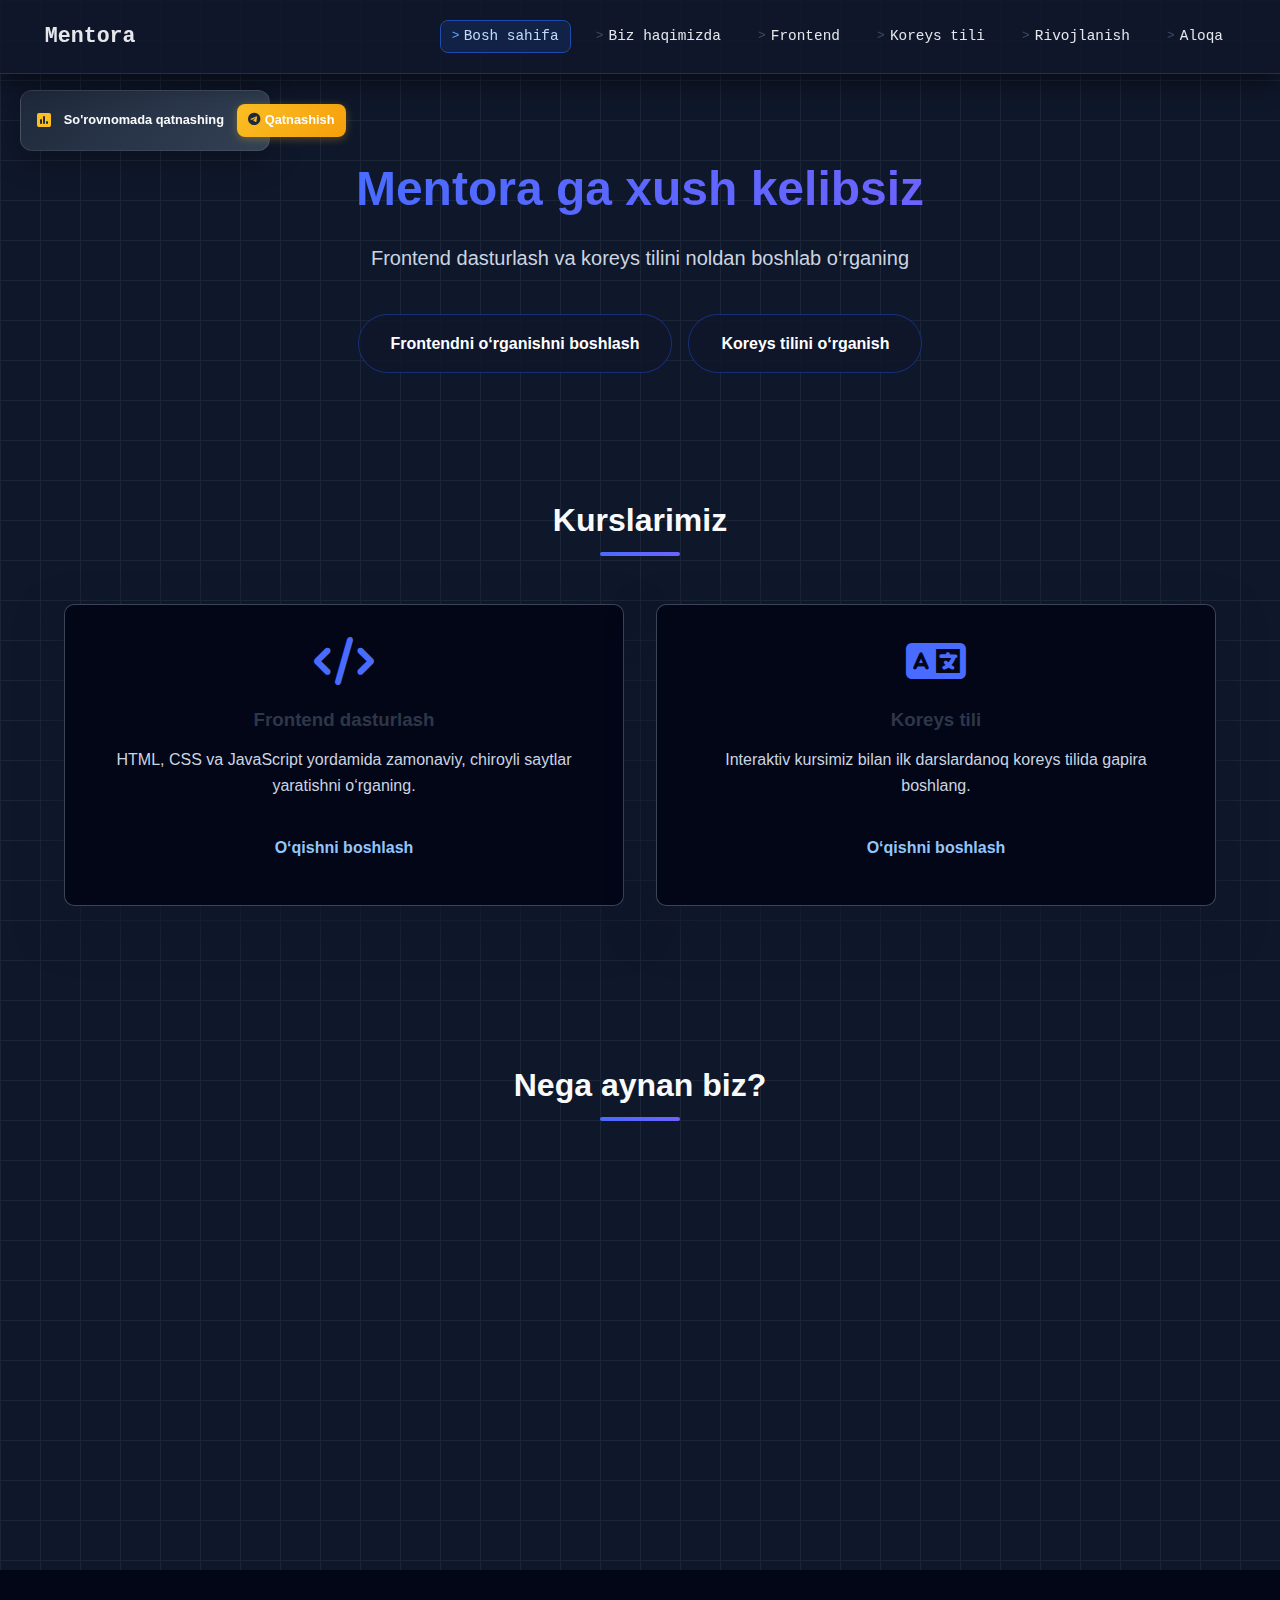
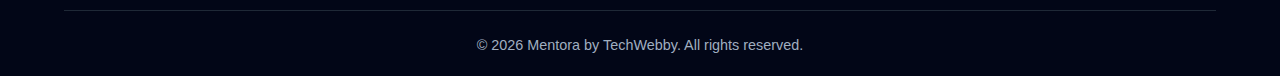
<file: index.html>
<!DOCTYPE html>
<html lang="uz">
  <head>
    <meta charset="UTF-8" />
    <meta name="viewport" content="width=device-width, initial-scale=1.0" />
    <title>Mentora — Learn, Grow, Succeed</title>
    <link rel="stylesheet" href="style.css" />
    <link rel="stylesheet" href="footer.css" />
    <link
      rel="stylesheet"
      href="https://cdnjs.cloudflare.com/ajax/libs/font-awesome/6.0.0-beta3/css/all.min.css"
    />
  </head>
  <body>
    <!-- Fixed Survey Banner -->
    <div class="fixed-survey-banner">
      <div class="survey-banner-content">
        <i class="fas fa-poll"></i>
        <a href="about.html#expansion-section" class="survey-link-text"
          >So'rovnomada qatnashing</a
        >
        <a
          href="https://t.me/TechWebby/40"
          target="_blank"
          class="survey-action-btn"
        >
          <i class="fab fa-telegram"></i>
          <span>Qatnashish</span>
        </a>
      </div>
    </div>

    <!-- Navigation -->
    <nav class="navbar">
      <div class="container">
        <a href="index.html" class="logo">Mentora</a>
        <div class="nav-links">
          <a href="index.html" class="active">Bosh sahifa</a>
          <a href="about.html">Biz haqimizda</a>
          <a href="frontend.html">Frontend</a>
          <a href="korean.html">Koreys tili</a>
          <a href="development.html">Rivojlanish</a>
          <a href="contact.html">Aloqa</a>
        </div>
        <button class="hamburger">
          <span></span>
          <span></span>
          <span></span>
        </button>
      </div>
    </nav>

    <!-- Hero Section -->
    <header class="hero">
      <div class="container">
        <h1>Mentora ga xush kelibsiz</h1>
        <p>Frontend dasturlash va koreys tilini noldan boshlab o‘rganing</p>
        <div class="cta-buttons">
          <a href="frontend.html" class="btn btn-primary"
            >Frontendni o‘rganishni boshlash</a
          >
          <a href="korean.html" class="btn btn-secondary"
            >Koreys tilini o‘rganish</a
          >
        </div>
      </div>
    </header>

    <!-- Courses Section -->
    <section class="courses">
      <div class="container">
        <h2>Kurslarimiz</h2>
        <div class="course-grid">
          <div class="course-card">
            <i class="fas fa-code"></i>
            <h3>Frontend dasturlash</h3>
            <p>
              HTML, CSS va JavaScript yordamida zamonaviy, chiroyli saytlar
              yaratishni o‘rganing.
            </p>
            <a href="frontend.html" class="btn">O‘qishni boshlash</a>
          </div>
          <div class="course-card">
            <i class="fas fa-language"></i>
            <h3>Koreys tili</h3>
            <p>
              Interaktiv kursimiz bilan ilk darslardanoq koreys tilida gapira
              boshlang.
            </p>
            <a href="korean.html" class="btn">O‘qishni boshlash</a>
          </div>
        </div>
      </div>
    </section>

    <!-- Features Section -->
    <section class="features">
      <div class="container">
        <h2>Nega aynan biz?</h2>
        <div class="features-grid">
          <div class="feature">
            <i class="fas fa-laptop-code"></i>
            <h3>Interaktiv darslar</h3>
            <p>Amaliy kod yozish mashqlari orqali o‘rganing.</p>
          </div>
          <div class="feature">
            <i class="fas fa-chart-line"></i>
            <h3>Yutuqlaringizni kuzating</h3>
            <p>
              Maxsus kuzatuv tizimi orqali o‘qish jarayoningizni nazorat qiling.
            </p>
          </div>
          <div class="feature">
            <i class="fas fa-question-circle"></i>
            <h3>Amaliy testlar</h3>
            <p>
              Bilimingizni interaktiv test va savol-javoblar orqali sinab
              ko‘ring.
            </p>
          </div>
        </div>
      </div>
    </section>

    <!-- Footer -->
    <footer class="footer">
      <div class="container">
        <div class="footer-bottom">
          <p>&copy; 2026 Mentora by TechWebby. All rights reserved.</p>
        </div>
      </div>
    </footer>

    <script src="main.js"></script>
  </body>
</html>
</file>
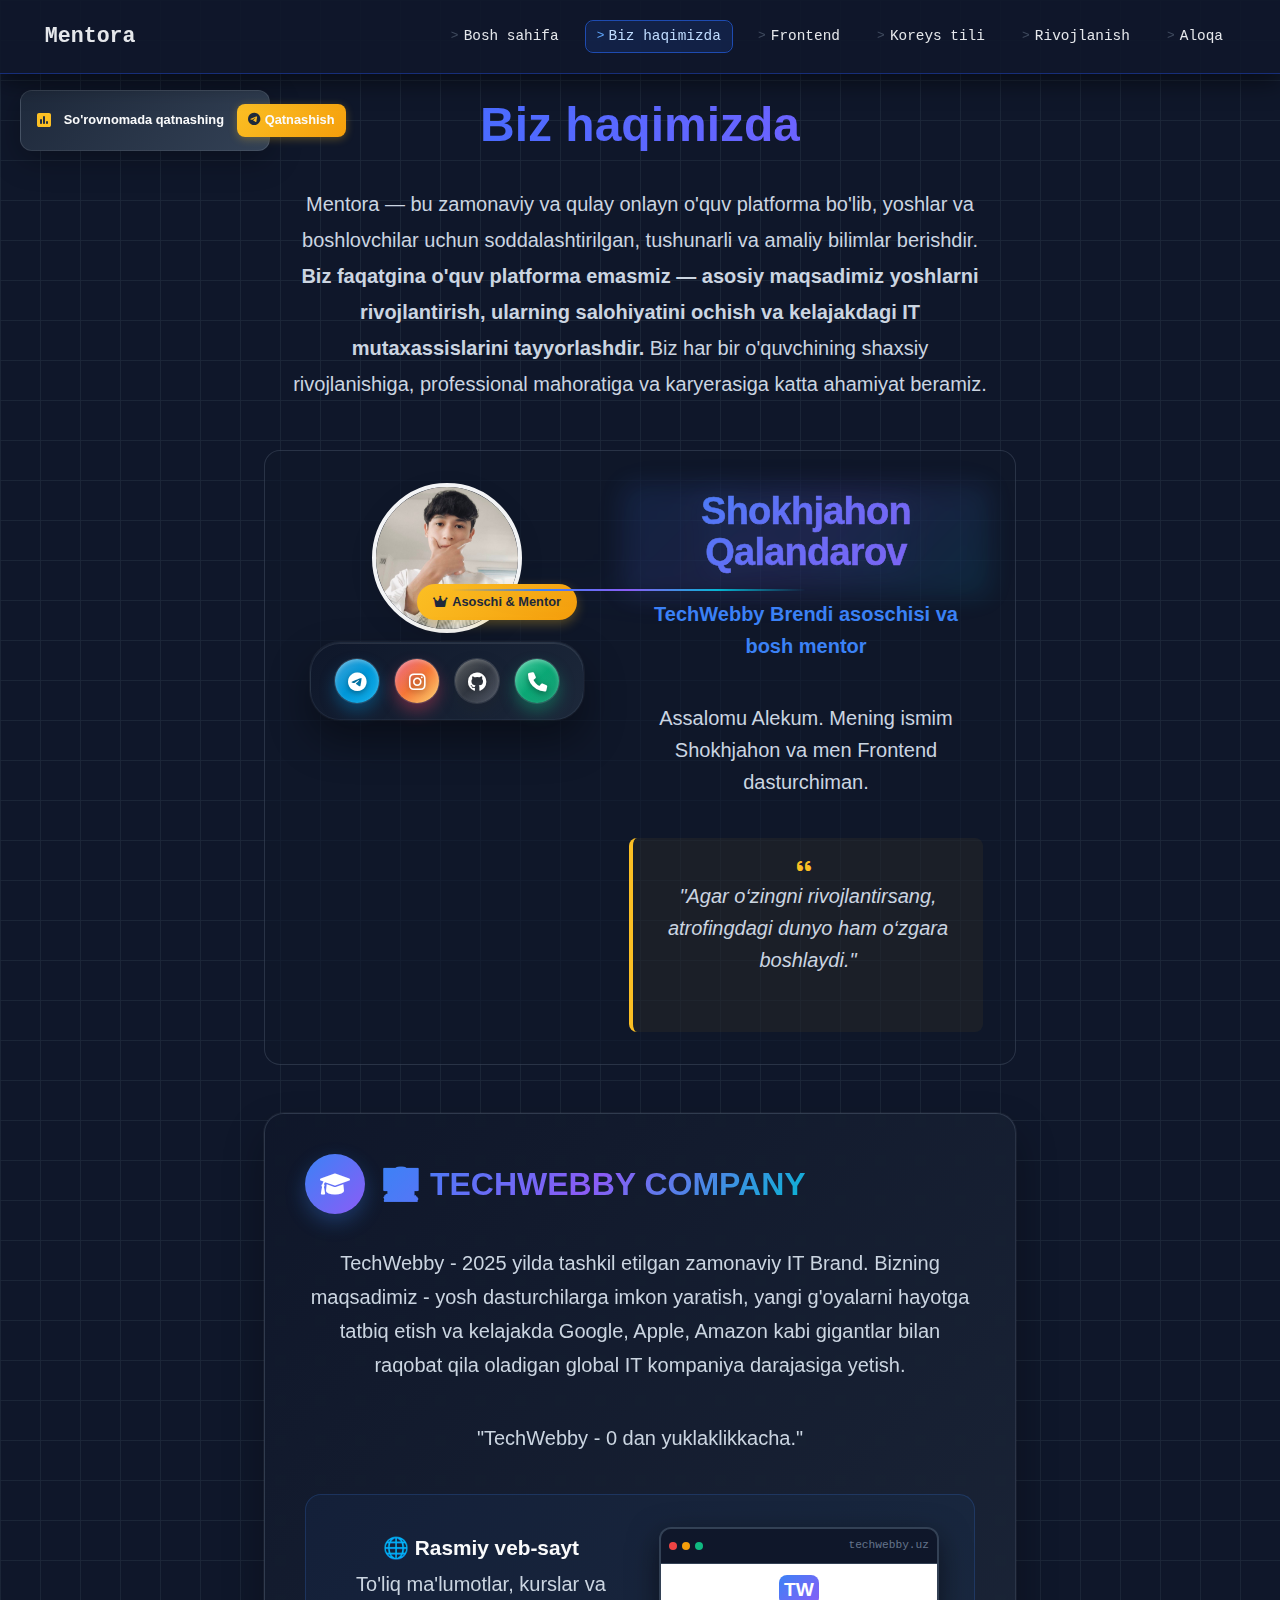
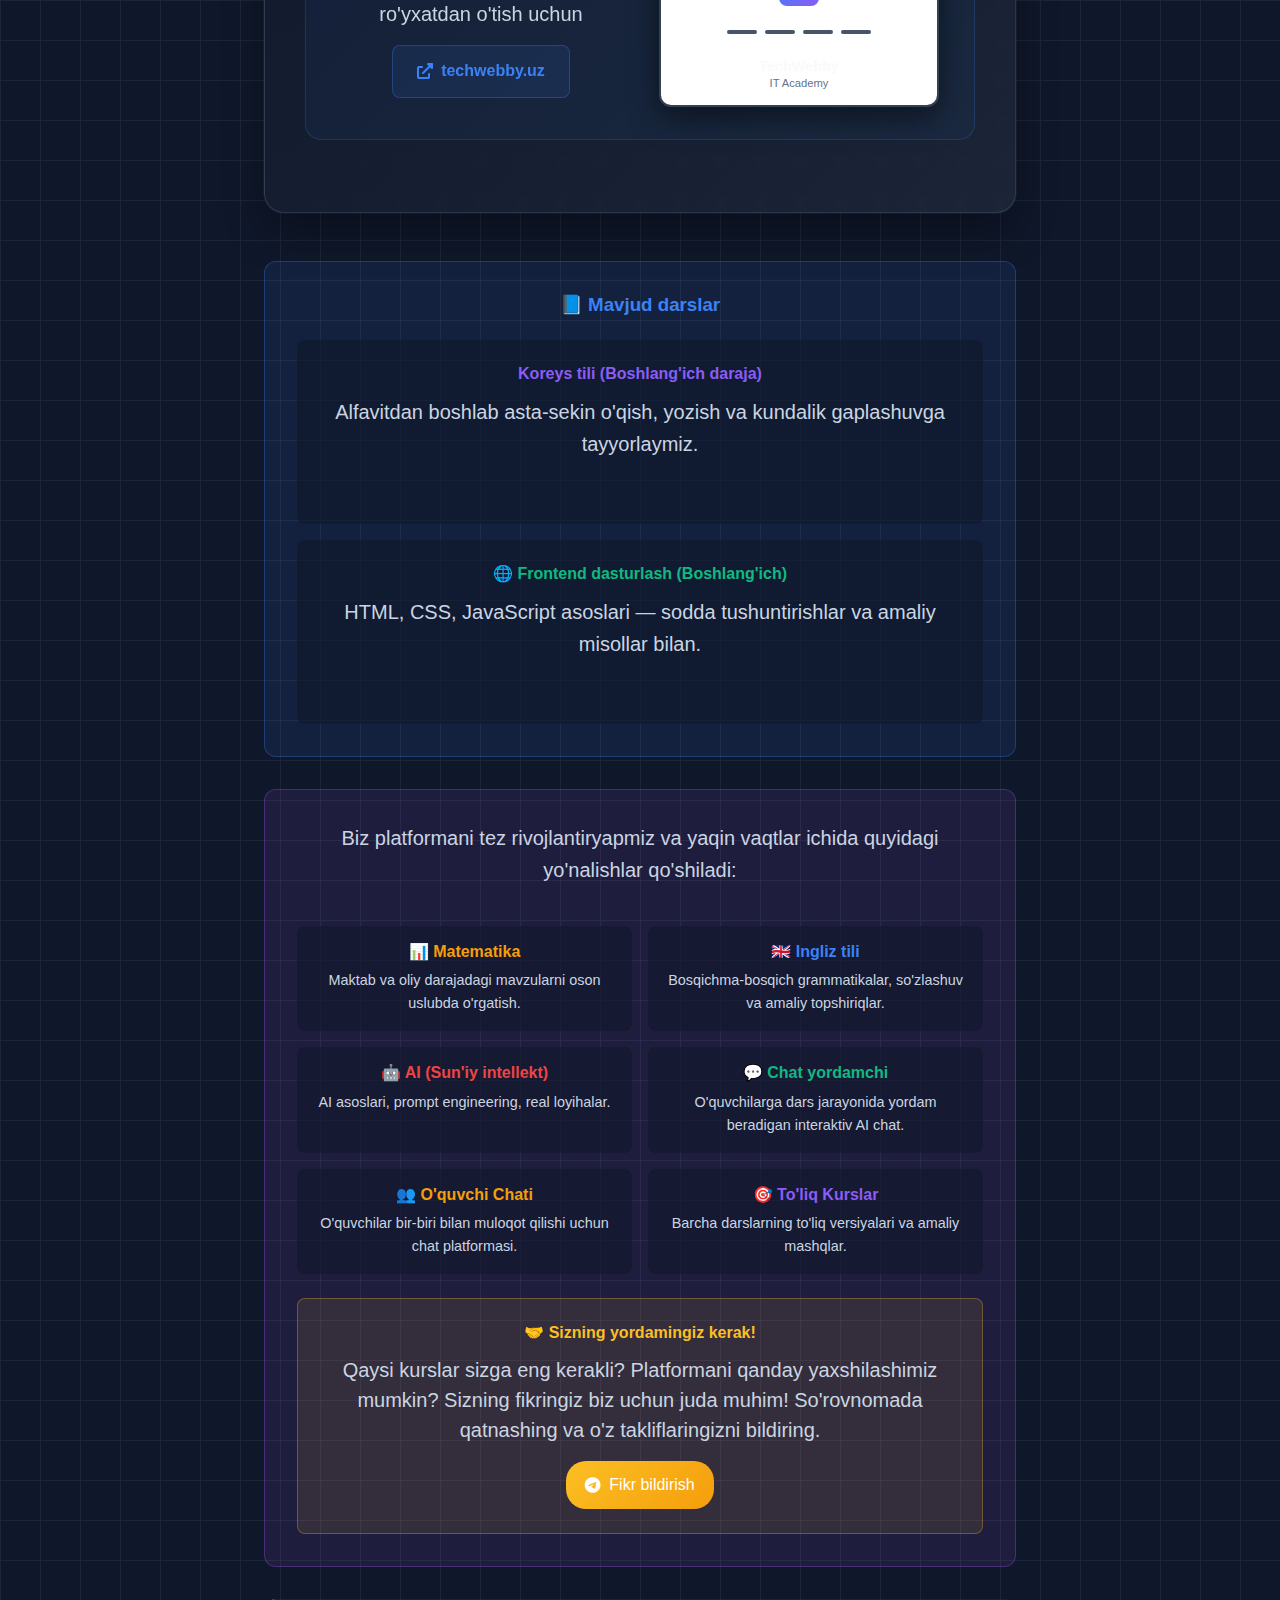
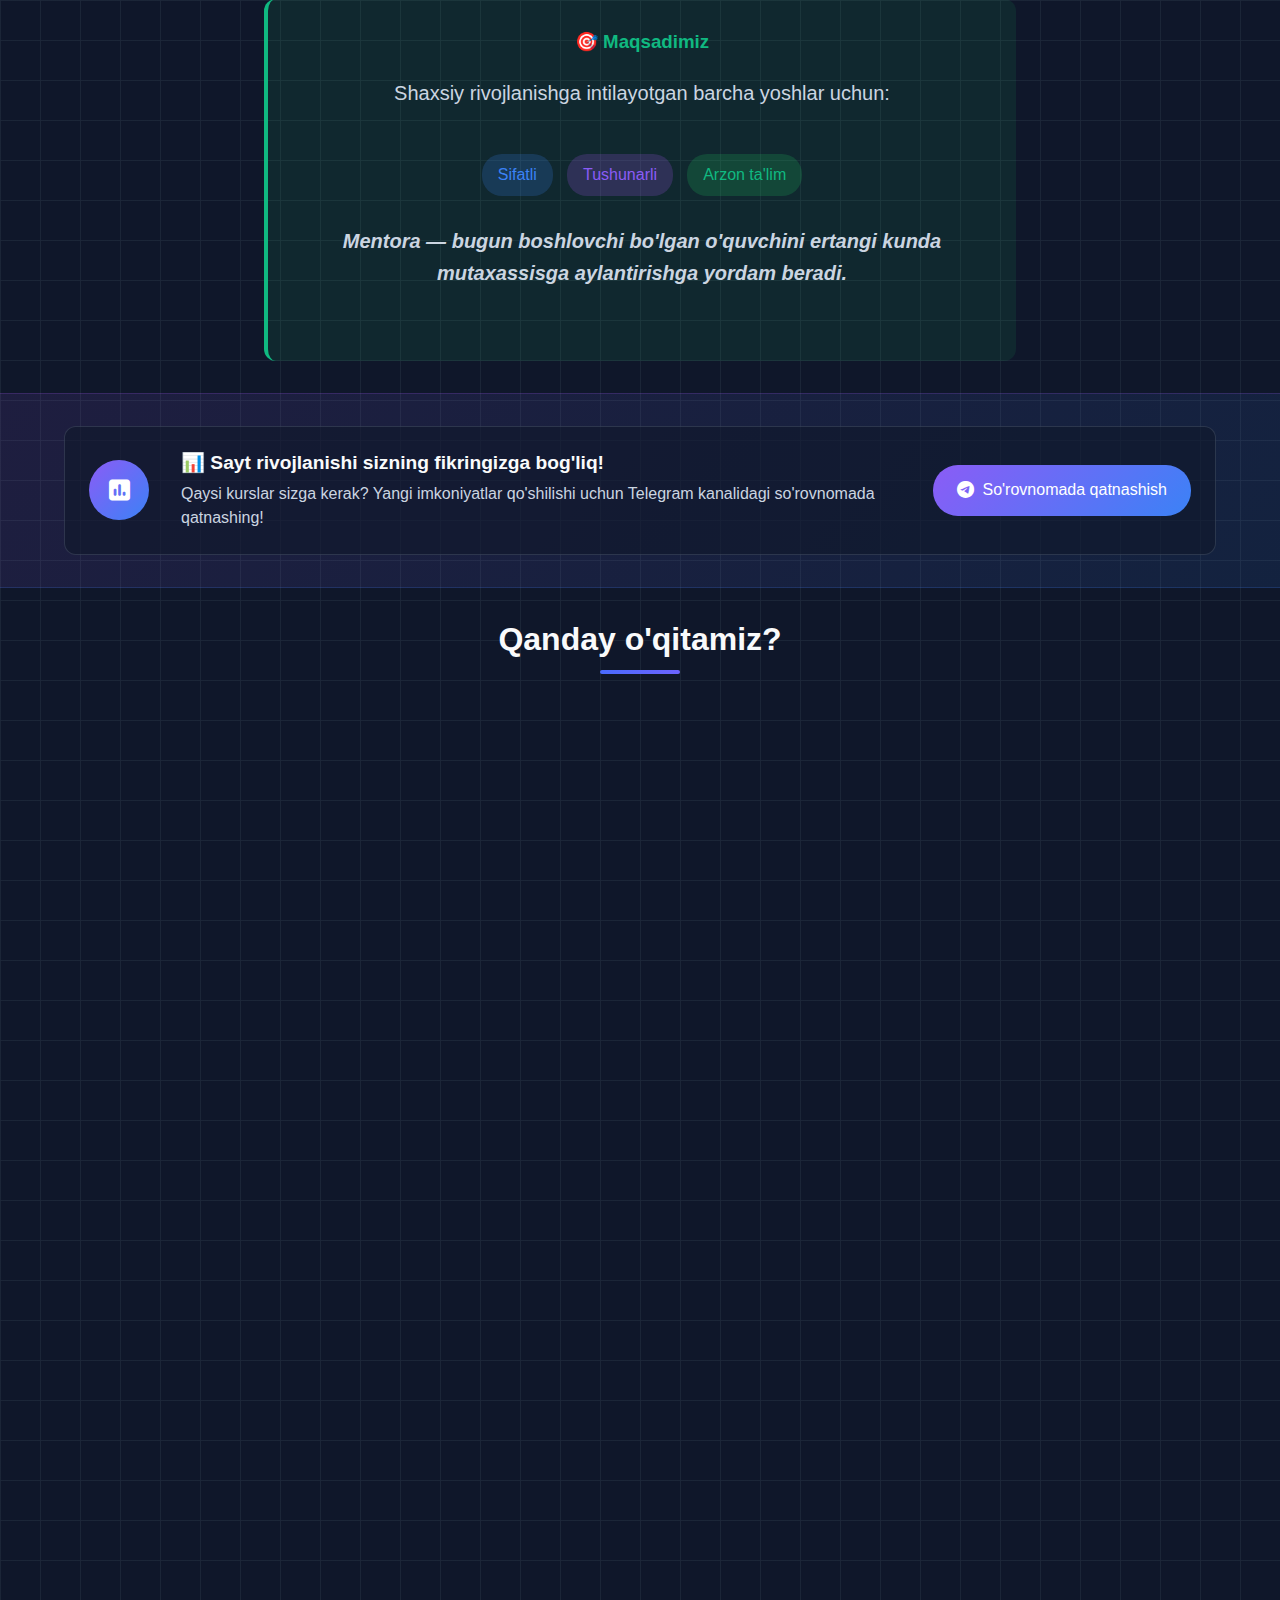
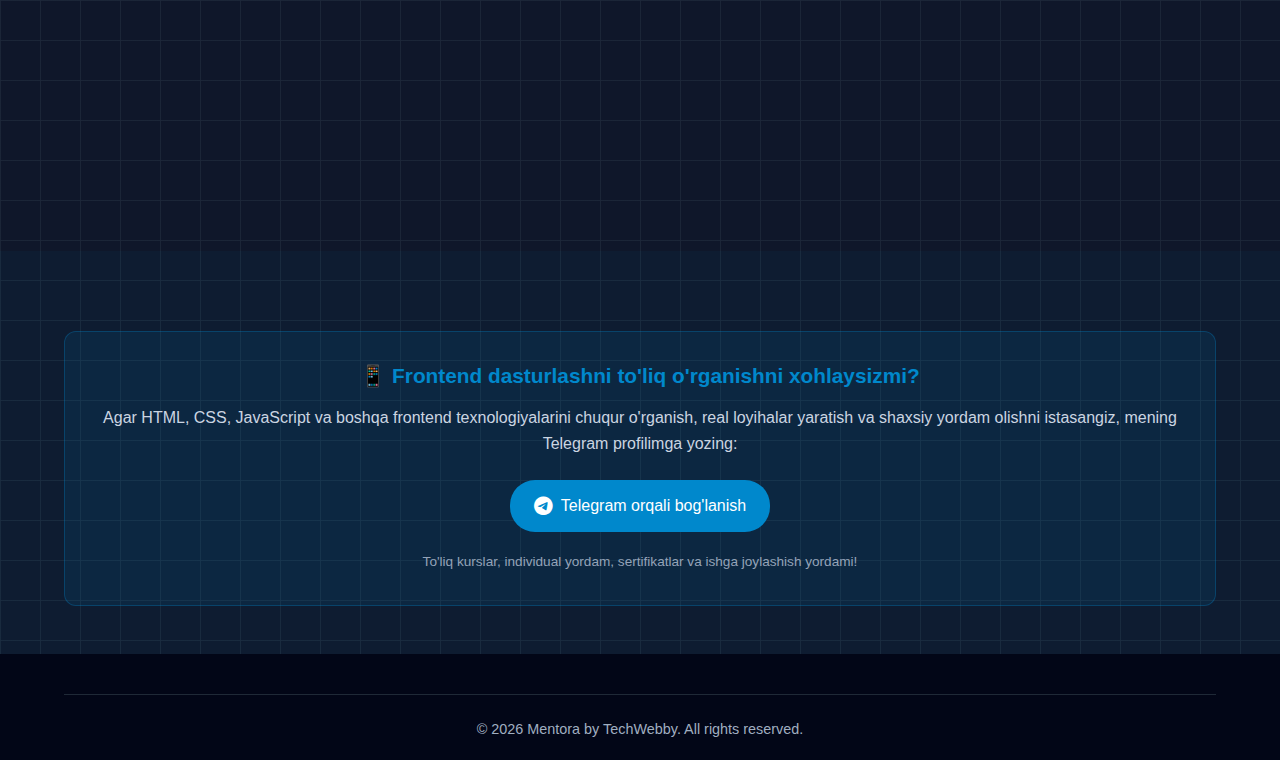
<file: about.html>
<!DOCTYPE html>
<html lang="uz">
  <head>
    <meta charset="UTF-8" />
    <meta name="viewport" content="width=device-width, initial-scale=1.0" />
    <title>Mentora — Learn, Grow, Succeed</title>
    <link rel="stylesheet" href="style.css" />
    <link rel="stylesheet" href="footer.css" />
    <link
      rel="stylesheet"
      href="https://cdnjs.cloudflare.com/ajax/libs/font-awesome/6.0.0-beta3/css/all.min.css"
    />
  </head>
  <body>
    <!-- Fixed Survey Banner -->
    <div class="fixed-survey-banner">
      <div class="survey-banner-content">
        <i class="fas fa-poll"></i>
        <a href="about.html#expansion-section" class="survey-link-text"
          >So'rovnomada qatnashing</a
        >
        <a
          href="https://t.me/TechWebby/40"
          target="_blank"
          class="survey-action-btn"
        >
          <i class="fab fa-telegram"></i>
          <span>Qatnashish</span>
        </a>
      </div>
    </div>

    <!-- Navigation -->
    <nav class="navbar">
      <div class="container">
        <a href="index.html" class="logo">Mentora</a>
        <div class="nav-links">
          <a href="index.html">Bosh sahifa</a>
          <a href="about.html" class="active">Biz haqimizda</a>
          <a href="frontend.html">Frontend</a>
          <a href="korean.html">Koreys tili</a>
          <a href="development.html">Rivojlanish</a>
          <a href="contact.html">Aloqa</a>
        </div>
        <button class="hamburger">
          <span></span>
          <span></span>
          <span></span>
        </button>
      </div>
    </nav>

    <main>
      <!-- About Hero / Intro -->
      <section class="hero about-hero">
        <div class="container">
          <h1>Biz haqimizda</h1>
          <div class="about-hero-content">
            <p class="about-description">
              Mentora — bu zamonaviy va qulay onlayn o'quv platforma
              bo'lib, yoshlar va boshlovchilar uchun soddalashtirilgan,
              tushunarli va amaliy bilimlar berishdir.
              <strong
                >Biz faqatgina o'quv platforma emasmiz — asosiy maqsadimiz
                yoshlarni rivojlantirish, ularning salohiyatini ochish va
                kelajakdagi IT mutaxassislarini tayyorlashdir.</strong
              >
              Biz har bir o'quvchining shaxsiy rivojlanishiga, professional
              mahoratiga va karyerasiga katta ahamiyat beramiz.
            </p>

            <!-- Asoschisi haqida -->
            <div class="founder-section">
              <div class="founder-content">
                <div class="founder-image">
                  <img
                    src="images/me.jpg"
                    alt="Mentora Asoschisi"
                    class="founder-photo"
                  />
                  <div class="founder-badge">
                    <i class="fas fa-crown"></i>
                    <span>Asoschi & Mentor</span>
                  </div>
                  <div class="founder-social">
                    <a
                      href="https://t.me/dev_ake"
                      target="_blank"
                      class="social-link telegram"
                    >
                      <i class="fab fa-telegram"></i>
                    </a>
                    <a
                      href="https://instagram.com/tech.webby"
                      target="_blank"
                      class="social-link instagram"
                    >
                      <i class="fab fa-instagram"></i>
                    </a>
                    <a
                      href="https://github.com/QalandarovShokhjahon"
                      target="_blank"
                      class="social-link github"
                    >
                      <i class="fab fa-github"></i>
                    </a>
                    <a href="tel:+998889580770" class="social-link phone">
                      <i class="fas fa-phone"></i>
                    </a>
                  </div>
                </div>
                <div class="founder-info">
                  <h2 class="founder-name">Shokhjahon Qalandarov</h2>
                  <p class="founder-title">
                    TechWebby Brendi asoschisi va bosh mentor
                  </p>
                  <p class="founder-bio">
                    Assalomu Alekum. Mening ismim Shokhjahon va men Frontend
                    dasturchiman.
                  </p>
                  <div class="founder-quote">
                    <i class="fas fa-quote-left"></i>
                    <p>
                      "Agar o‘zingni rivojlantirsang, atrofingdagi dunyo ham
                      o‘zgara boshlaydi."
                    </p>
                  </div>
                </div>
              </div>
            </div>

            <!-- Mentora haqida -->
            <div class="academy-info">
              <div class="academy-header">
                <div class="academy-icon">
                  <i class="fas fa-graduation-cap"></i>
                </div>
                <h3 class="info-title">👨‍💻 TECHWEBBY COMPANY</h3>
              </div>
              <div class="academy-description">
                <p class="info-description">
                  TechWebby - 2025 yilda tashkil etilgan zamonaviy IT Brand.
                  Bizning maqsadimiz - yosh dasturchilarga imkon yaratish, yangi
                  g'oyalarni hayotga tatbiq etish va kelajakda Google, Apple,
                  Amazon kabi gigantlar bilan raqobat qila oladigan global IT
                  kompaniya darajasiga yetish.
                </p>
                <div class="academy-motto">
                  <p class="motto-text">"TechWebby - 0 dan yuklaklikkacha."</p>
                </div>
              </div>
              <div class="academy-website">
                <div class="website-card">
                  <div class="website-info">
                    <h4>🌐 Rasmiy veb-sayt</h4>
                    <p>
                      To'liq ma'lumotlar, kurslar va ro'yxatdan o'tish uchun
                    </p>
                    <a
                      href="https://techwebby.uz"
                      target="_blank"
                      class="website-link"
                    >
                      <i class="fas fa-external-link-alt"></i>
                      <span>techwebby.uz</span>
                    </a>
                  </div>
                  <div class="website-preview">
                    <div class="preview-window">
                      <div class="preview-header">
                        <div class="preview-dots">
                          <span></span>
                          <span></span>
                          <span></span>
                        </div>
                        <div class="preview-url">techwebby.uz</div>
                      </div>
                      <div class="preview-content">
                        <div class="preview-logo">TW</div>
                        <div class="preview-nav">
                          <span></span>
                          <span></span>
                          <span></span>
                          <span></span>
                        </div>
                        <div class="preview-hero">
                          <div class="preview-text">
                            <h5>TechWebby</h5>
                            <p>IT Academy</p>
                          </div>
                        </div>
                      </div>
                    </div>
                  </div>
                </div>
              </div>
            </div>

            <div class="about-section">
              <h3 class="about-section-title">📘 Mavjud darslar</h3>

              <div class="about-course-item">
                <h4 class="about-course-title">
                  Koreys tili (Boshlang'ich daraja)
                </h4>
                <p class="about-course-description">
                  Alfavitdan boshlab asta-sekin o'qish, yozish va kundalik
                  gaplashuvga tayyorlaymiz.
                </p>
              </div>

              <div class="about-course-item">
                <h4 class="about-course-title frontend">
                  🌐 Frontend dasturlash (Boshlang'ich)
                </h4>
                <p class="about-course-description">
                  HTML, CSS, JavaScript asoslari — sodda tushuntirishlar va
                  amaliy misollar bilan.
                </p>
              </div>
            </div>

            <div id="expansion-section" class="expansion-section">
              <p class="expansion-description">
                Biz platformani tez rivojlantiryapmiz va yaqin vaqtlar ichida
                quyidagi yo'nalishlar qo'shiladi:
              </p>

              <div
                style="
                  display: grid;
                  grid-template-columns: repeat(auto-fit, minmax(250px, 1fr));
                  gap: 1rem;
                "
              >
                <div
                  style="
                    background: rgba(15, 23, 42, 0.6);
                    border-radius: 8px;
                    padding: 1rem;
                  "
                >
                  <h4 style="color: #f59e0b; margin-bottom: 0.5rem">
                    📊 Matematika
                  </h4>
                  <p style="color: #cbd5e1; margin: 0; font-size: 0.9rem">
                    Maktab va oliy darajadagi mavzularni oson uslubda o'rgatish.
                  </p>
                </div>
                <div
                  style="
                    background: rgba(15, 23, 42, 0.6);
                    border-radius: 8px;
                    padding: 1rem;
                  "
                >
                  <h4 style="color: #3b82f6; margin-bottom: 0.5rem">
                    🇬🇧 Ingliz tili
                  </h4>
                  <p style="color: #cbd5e1; margin: 0; font-size: 0.9rem">
                    Bosqichma-bosqich grammatikalar, so'zlashuv va amaliy
                    topshiriqlar.
                  </p>
                </div>
                <div
                  style="
                    background: rgba(15, 23, 42, 0.6);
                    border-radius: 8px;
                    padding: 1rem;
                  "
                >
                  <h4 style="color: #ef4444; margin-bottom: 0.5rem">
                    🤖 AI (Sun'iy intellekt)
                  </h4>
                  <p style="color: #cbd5e1; margin: 0; font-size: 0.9rem">
                    AI asoslari, prompt engineering, real loyihalar.
                  </p>
                </div>
                <div
                  style="
                    background: rgba(15, 23, 42, 0.6);
                    border-radius: 8px;
                    padding: 1rem;
                  "
                >
                  <h4 style="color: #10b981; margin-bottom: 0.5rem">
                    💬 Chat yordamchi
                  </h4>
                  <p style="color: #cbd5e1; margin: 0; font-size: 0.9rem">
                    O'quvchilarga dars jarayonida yordam beradigan interaktiv AI
                    chat.
                  </p>
                </div>
                <div
                  style="
                    background: rgba(15, 23, 42, 0.6);
                    border-radius: 8px;
                    padding: 1rem;
                  "
                >
                  <h4 style="color: #f59e0b; margin-bottom: 0.5rem">
                    👥 O'quvchi Chati
                  </h4>
                  <p style="color: #cbd5e1; margin: 0; font-size: 0.9rem">
                    O'quvchilar bir-biri bilan muloqot qilishi uchun chat
                    platformasi.
                  </p>
                </div>
                <div
                  style="
                    background: rgba(15, 23, 42, 0.6);
                    border-radius: 8px;
                    padding: 1rem;
                  "
                >
                  <h4 style="color: #8b5cf6; margin-bottom: 0.5rem">
                    🎯 To'liq Kurslar
                  </h4>
                  <p style="color: #cbd5e1; margin: 0; font-size: 0.9rem">
                    Barcha darslarning to'liq versiyalari va amaliy mashqlar.
                  </p>
                </div>
              </div>

              <!-- Sizning yordamingiz kerak chaqiruvi -->
              <div
                id="help-needed"
                style="
                  background: rgba(251, 191, 36, 0.1);
                  border: 1px solid rgba(251, 191, 36, 0.3);
                  border-radius: 8px;
                  padding: 1.5rem;
                  margin-top: 1.5rem;
                  text-align: center;
                "
              >
                <h4 style="color: #fbbf24; margin-bottom: 0.8rem">
                  🤝 Sizning yordamingiz kerak!
                </h4>
                <p style="color: #cbd5e1; margin: 0 0 1rem 0; line-height: 1.5">
                  Qaysi kurslar sizga eng kerakli? Platformani qanday
                  yaxshilashimiz mumkin? Sizning fikringiz biz uchun juda muhim!
                  So'rovnomada qatnashing va o'z takliflaringizni bildiring.
                </p>
                <div style="text-align: center">
                  <a
                    href="https://t.me/TechWebby/40"
                    target="_blank"
                    style="
                      display: inline-flex;
                      align-items: center;
                      gap: 0.5rem;
                      background: linear-gradient(135deg, #fbbf24, #f59e0b);
                      color: white;
                      padding: 0.7rem 1.2rem;
                      border-radius: 20px;
                      text-decoration: none;
                      font-weight: 500;
                      transition: all 0.3s ease;
                    "
                  >
                    <i class="fab fa-telegram"></i>
                    <span>Fikr bildirish</span>
                  </a>
                </div>
              </div>
            </div>

            <div class="mission-section">
              <h3 class="mission-title">🎯 Maqsadimiz</h3>
              <p class="mission-description">
                Shaxsiy rivojlanishga intilayotgan barcha yoshlar uchun:
              </p>
              <div class="mission-tags">
                <span class="mission-tag quality">Sifatli</span>
                <span class="mission-tag understandable">Tushunarli</span>
                <span class="mission-tag affordable">Arzon ta'lim</span>
              </div>
              <p class="mission-slogan">
                <strong
                  >Mentora — bugun boshlovchi bo'lgan o'quvchini
                  ertangi kunda mutaxassisga aylantirishga yordam
                  beradi.</strong
                >
              </p>
            </div>

            <!-- Telegram Contact -->
            <!-- <div class="telegram-contact">
                        <h3 class="telegram-title">📱 To'liq kurslar bilan shug'ullanishni xohlaysizmi?</h3>
                        <p class="telegram-description">
                            Agar barcha darslarni to'liq o'rganish, shaxsiy yordam olish va o'z progressingizni kuzatib borishni istasangiz, 
                            mening Telegram profilimga yozing:
                        </p>
                        <div class="telegram-button">
                            <a href="https://t.me/TechWebby" target="_blank" class="telegram-link">
                                <i class="fab fa-telegram"></i>
                                <span>Telegram orqali bog'lanish</span>
                            </a>
                        </div>
                        <p class="telegram-note">
                            <small>To'liq kurslar, individual yordam va sertifikat olish imkoniyati uchun!</small>
                        </p>
                    </div> -->
          </div>
        </div>
      </section>

      <!-- Telegram Survey Banner -->
      <section class="survey-banner">
        <div class="container">
          <div class="survey-content">
            <div class="survey-icon">
              <i class="fas fa-poll"></i>
            </div>
            <div class="survey-text">
              <h3>📊 Sayt rivojlanishi sizning fikringizga bog'liq!</h3>
              <p>
                Qaysi kurslar sizga kerak? Yangi imkoniyatlar qo'shilishi uchun
                Telegram kanalidagi so'rovnomada qatnashing!
              </p>
            </div>
            <div class="survey-button">
              <a
                href="https://t.me/TechWebby/40"
                target="_blank"
                class="survey-link"
              >
                <i class="fab fa-telegram"></i>
                <span>So'rovnomada qatnashish</span>
              </a>
            </div>
          </div>
        </div>
      </section>

      <!-- How we teach -->
      <section class="courses">
        <div class="container">
          <h2>Qanday o'qitamiz?</h2>
          <div class="course-grid">
            <div class="course-card">
              <i class="fas fa-chalkboard-teacher"></i>
              <h3>Qadam-baqadam darslar</h3>
              <p>
                Har bir mavzu kichik bo'limlarga bo'lingan, videolar, matnli
                tushuntirish va amaliy topshiriqlar bilan birga keladi.
              </p>
            </div>
            <div class="course-card">
              <i class="fas fa-code"></i>
              <h3>Amaliy kod yozish</h3>
              <p>
                Saytni o'zidan turib kod yozish imkoniyati. Frontend darslarida
                real loyihalarga o'xshash kichik component va sahifalar yozib
                borasiz.
              </p>
            </div>
            <div class="course-card">
              <i class="fas fa-language"></i>
              <h3>Tilda gapirishga urg'u</h3>
              <p>
                Koreys tili darslarida esa kundalik hayotda ishlatiladigan
                iboralar, dialoglar va talaffuzga alohida e'tibor beriladi.
                Interaktiv tarzda koreys harflarini yozishni o'rganishingiz
                mumkin.
              </p>
            </div>
            <div class="course-card">
              <i class="fas fa-check-circle"></i>
              <h3>Bilimlarni mustahkamlash</h3>
              <p>
                Har bir modul oxirida testlar orqali o'z bilimlaringizni
                tekshirishingiz va mustahkamlashingiz mumkin. Testlar orqali
                qanchalik yaxshi o'rganingizni ko'rishingiz mumkin.
              </p>
            </div>
            <div class="course-card">
              <i class="fas fa-robot"></i>
              <h3>AI yordamchi</h3>
              <p>
                Integratsiyalangan sun'iy intellekt sizga darslar jarayonida
                yordam beradi, savollaringizga javob beradi va mashqlarni
                tekshiradi.
              </p>
              <small style="color: #fbbf24">🔥 Tez orada</small>
            </div>
            <div class="course-card">
              <i class="fas fa-comments"></i>
              <h3>O'quvchi jamiyati</h3>
              <p>
                Boshqa o'quvchilar bilan chat orqali muloqot qiling,
                bir-biringizga yordam bering va tajribangizni ulashing.
              </p>
              <small style="color: #fbbf24">🔥 Tez orada</small>
            </div>
            <div class="course-card">
              <i class="fas fa-graduation-cap"></i>
              <h3>To'liq kurslar</h3>
              <p>
                Barcha darslarning chuqur tahlili, real loyihalar, individual
                yordam va tugatgandan so'ng sertifikat olish imkoniyati.
              </p>
              <small style="color: #fbbf24">🔥 Tez orada</small>
            </div>
          </div>
        </div>
      </section>

      <!-- Telegram Contact -->
      <section class="telegram-contact-section">
        <div class="container">
          <div class="telegram-contact">
            <h3 class="telegram-title">
              📱 Frontend dasturlashni to'liq o'rganishni xohlaysizmi?
            </h3>
            <p class="telegram-description">
              Agar HTML, CSS, JavaScript va boshqa frontend texnologiyalarini
              chuqur o'rganish, real loyihalar yaratish va shaxsiy yordam
              olishni istasangiz, mening Telegram profilimga yozing:
            </p>
            <div class="telegram-button">
              <a
                href="https://t.me/dev_ake"
                target="_blank"
                class="telegram-link"
              >
                <i class="fab fa-telegram"></i>
                <span>Telegram orqali bog'lanish</span>
              </a>
            </div>
            <p class="telegram-note">
              <small
                >To'liq kurslar, individual yordam, sertifikatlar va ishga
                joylashish yordami!</small
              >
            </p>
          </div>
        </div>
      </section>
    </main>

    <!-- Footer -->
    <footer class="footer">
      <div class="container">
        <div class="footer-content">
          <!-- minimal footer: content yashirilgan, lekin strukturasi saqlab qo‘yilgan -->
        </div>
        <div class="footer-bottom">
          <p>&copy; 2026 Mentora by TechWebby. All rights reserved.</p>
        </div>
      </div>
    </footer>

    <script src="main.js"></script>
  </body>
</html>
</file>
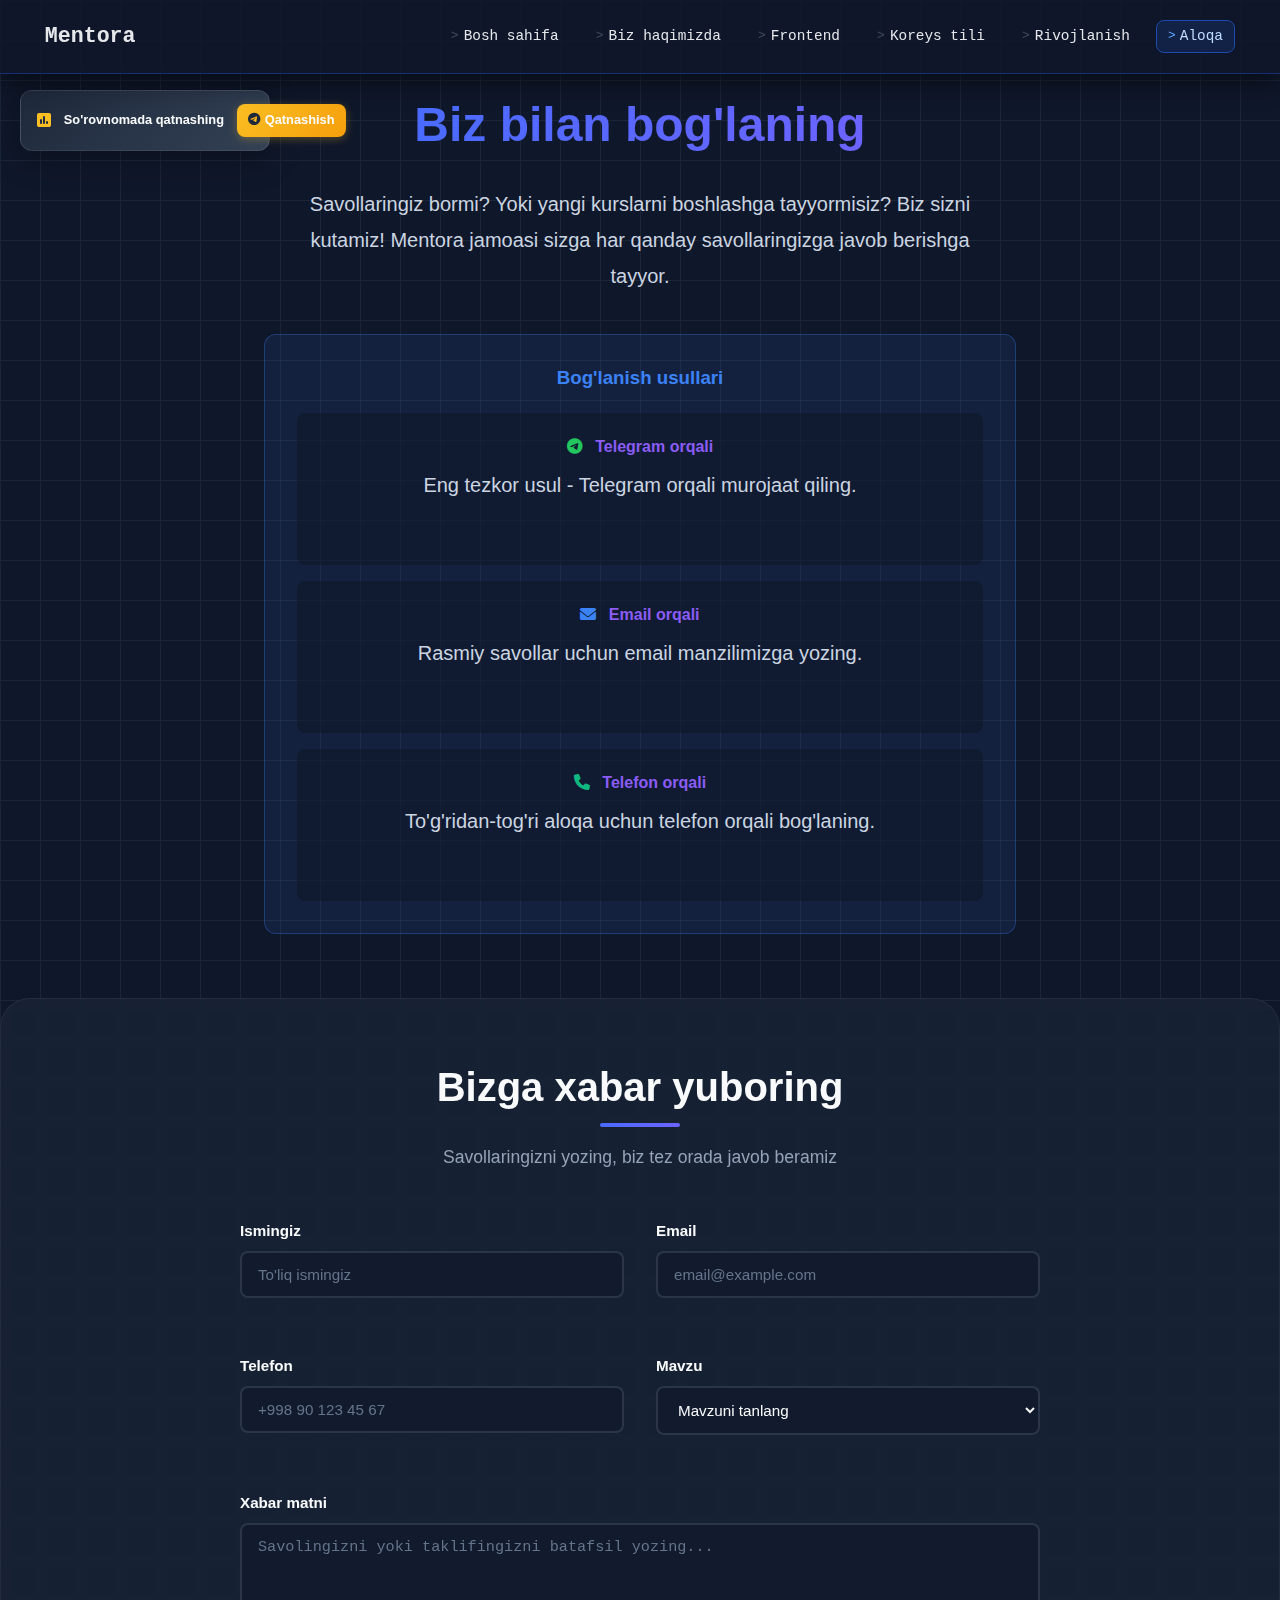
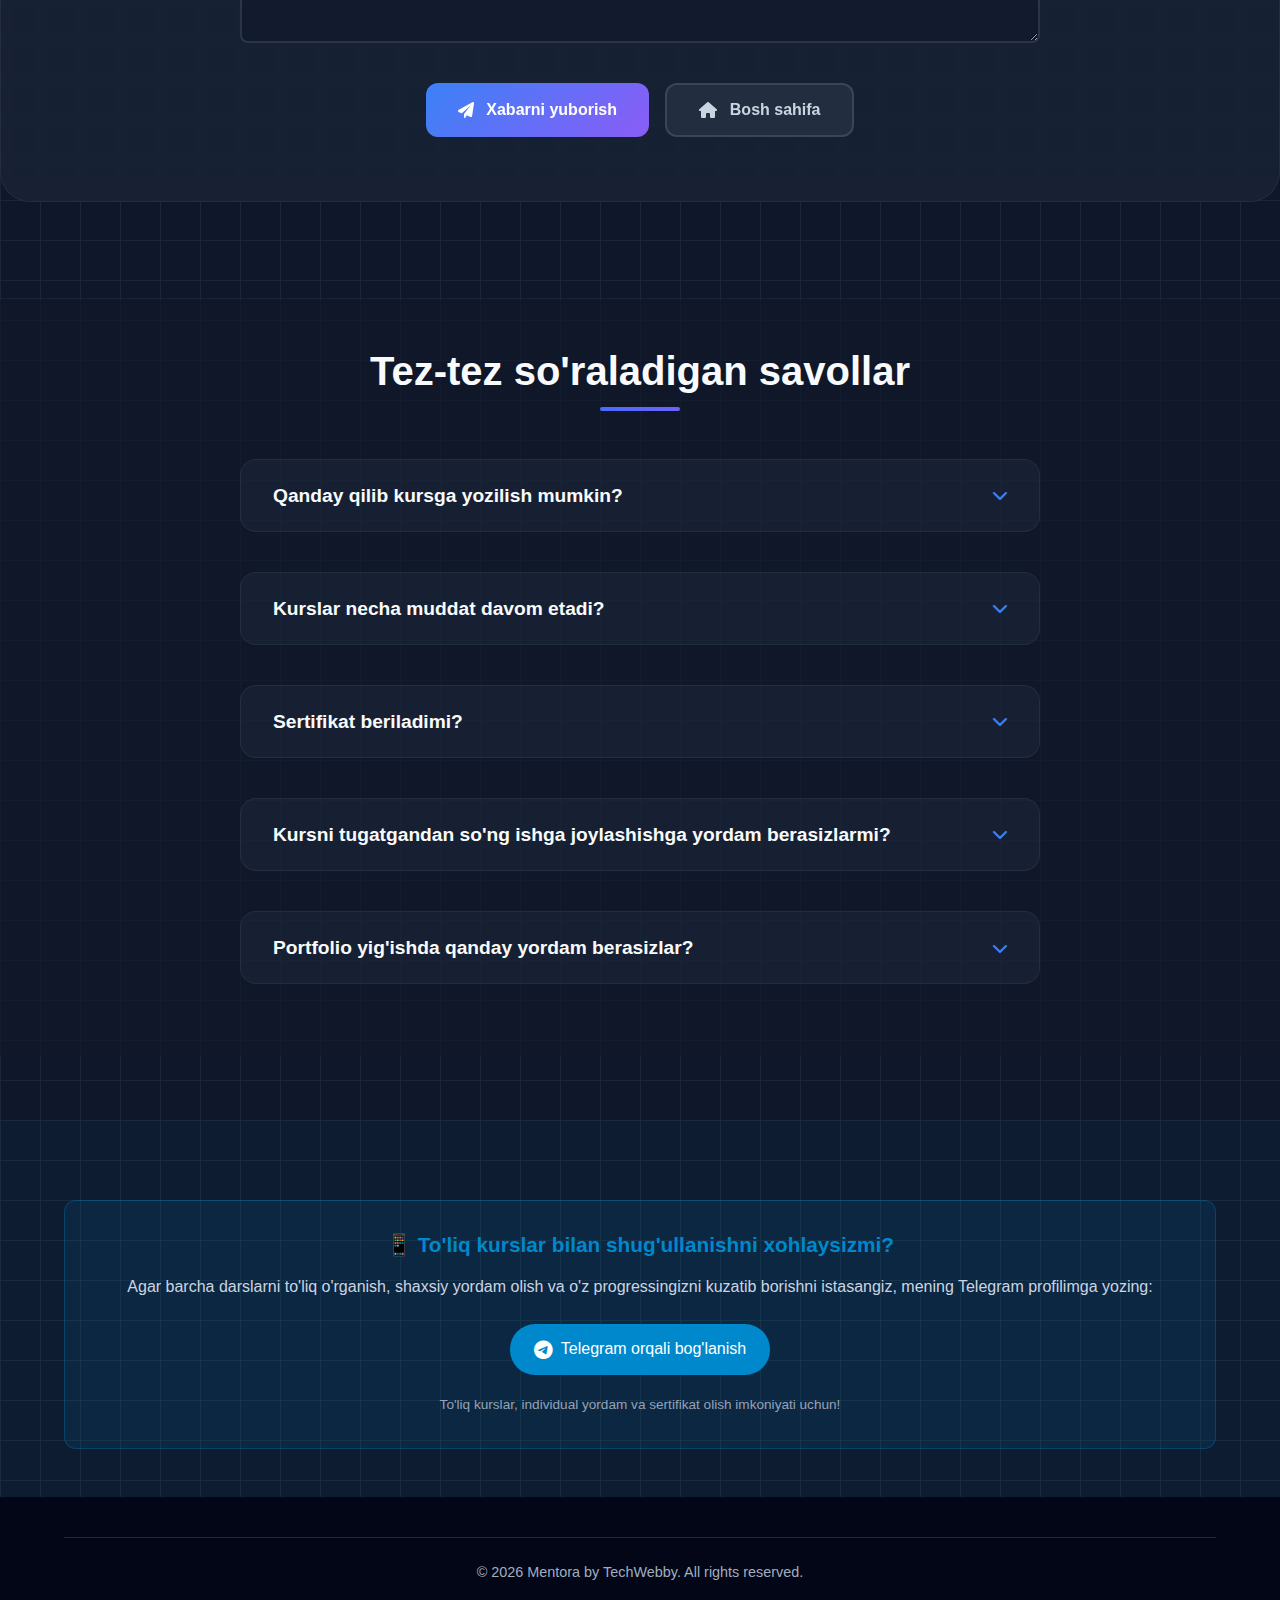
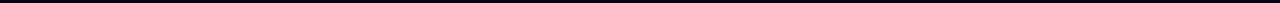
<file: contact.html>
<!DOCTYPE html>
<html lang="uz">
  <head>
    <meta charset="UTF-8" />
    <meta name="viewport" content="width=device-width, initial-scale=1.0" />
    <title>Mentora — Learn, Grow, Succeed</title>
    <link rel="stylesheet" href="style.css" />
    <link rel="stylesheet" href="footer.css" />
    <link
      rel="stylesheet"
      href="https://cdnjs.cloudflare.com/ajax/libs/font-awesome/6.0.0-beta3/css/all.min.css"
    />
  </head>
  <body>
    <!-- Fixed Survey Banner -->
    <div class="fixed-survey-banner">
      <div class="survey-banner-content">
        <i class="fas fa-poll"></i>
        <a href="about.html#expansion-section" class="survey-link-text"
          >So'rovnomada qatnashing</a
        >
        <a
          href="https://t.me/TechWebby"
          target="_blank"
          class="survey-action-btn"
        >
          <i class="fab fa-telegram"></i>
          <span>Qatnashish</span>
        </a>
      </div>
    </div>

    <!-- Navigation -->
    <nav class="navbar">
      <div class="container">
        <a href="index.html" class="logo">Mentora</a>
        <div class="nav-links">
          <a href="index.html">Bosh sahifa</a>
          <a href="about.html">Biz haqimizda</a>
          <a href="frontend.html">Frontend</a>
          <a href="korean.html">Koreys tili</a>
          <a href="development.html">Rivojlanish</a>
          <a href="contact.html" class="active">Aloqa</a>
        </div>
        <button class="hamburger">
          <span></span>
          <span></span>
          <span></span>
        </button>
      </div>
    </nav>

    <main>
      <!-- Contact Hero Section -->
      <section class="hero about-hero">
        <div class="container">
          <h1>Biz bilan bog'laning</h1>
          <div class="about-hero-content">
            <p class="about-description">
              Savollaringiz bormi? Yoki yangi kurslarni boshlashga tayyormisiz?
              Biz sizni kutamiz! Mentora jamoasi sizga har qanday
              savollaringizga javob berishga tayyor.
            </p>

            <div class="about-section">
              <h3 class="about-section-title">Bog'lanish usullari</h3>

              <div class="about-course-item">
                <h4 class="about-course-title">
                  <i
                    class="fab fa-telegram"
                    style="color: #22c55e; margin-right: 0.5rem"
                  ></i>
                  Telegram orqali
                </h4>
                <p class="about-course-description">
                  Eng tezkor usul - Telegram orqali murojaat qiling.
                </p>
              </div>

              <div class="about-course-item">
                <h4 class="about-course-title">
                  <i
                    class="fas fa-envelope"
                    style="color: #3b82f6; margin-right: 0.5rem"
                  ></i>
                  Email orqali
                </h4>
                <p class="about-course-description">
                  Rasmiy savollar uchun email manzilimizga yozing.
                </p>
              </div>

              <div class="about-course-item">
                <h4 class="about-course-title">
                  <i
                    class="fas fa-phone"
                    style="color: #10b981; margin-right: 0.5rem"
                  ></i>
                  Telefon orqali
                </h4>
                <p class="about-course-description">
                  To'g'ridan-tog'ri aloqa uchun telefon orqali bog'laning.
                </p>
              </div>
            </div>
          </div>
        </div>
      </section>

      <!-- Contact Form Section -->
      <section class="contact-form-section">
        <div class="container">
          <div class="form-header">
            <h2>Bizga xabar yuboring</h2>
            <p>Savollaringizni yozing, biz tez orada javob beramiz</p>
          </div>

          <form class="modern-form" id="modernContactForm">
            <div class="form-row">
              <div class="form-group">
                <label>Ismingiz</label>
                <input
                  type="text"
                  name="name"
                  required
                  placeholder="To'liq ismingiz"
                />
              </div>
              <div class="form-group">
                <label>Email</label>
                <input
                  type="email"
                  name="email"
                  required
                  placeholder="email@example.com"
                />
              </div>
            </div>

            <div class="form-row">
              <div class="form-group">
                <label>Telefon</label>
                <input
                  type="tel"
                  name="phone"
                  placeholder="+998 90 123 45 67"
                />
              </div>
              <div class="form-group">
                <label>Mavzu</label>
                <select name="subject" required>
                  <option value="">Mavzuni tanlang</option>
                  <option value="kurs">Kurslar haqida</option>
                  <option value="registration">Ro'yhatdan o'tish</option>
                  <option value="support">Texnik yordam</option>
                  <option value="partnership">Hamkorlik</option>
                  <option value="other">Boshqa</option>
                </select>
              </div>
            </div>

            <div class="form-group full-width">
              <label>Xabar matni</label>
              <textarea
                name="message"
                rows="5"
                required
                placeholder="Savolingizni yoki taklifingizni batafsil yozing..."
              ></textarea>
            </div>

            <div class="form-actions">
              <button type="submit" class="btn-modern primary">
                <i class="fas fa-paper-plane"></i>
                Xabarni yuborish
              </button>
              <button
                type="button"
                class="btn-modern secondary"
                onclick="window.location.href='index.html'"
              >
                <i class="fas fa-home"></i>
                Bosh sahifa
              </button>
            </div>
          </form>
        </div>
      </section>

      <!-- FAQ Section -->
      <section class="faq-section">
        <div class="container">
          <h2>Tez-tez so'raladigan savollar</h2>
          <div class="faq-grid">
            <div class="faq-item">
              <div class="faq-question">
                <h3>Qanday qilib kursga yozilish mumkin?</h3>
                <i class="fas fa-chevron-down"></i>
              </div>
              <div class="faq-answer">
                <p>
                  Bizning veb-saytimiz orqali ro'yhatdan o'tishingiz yoki
                  Telegram orqali bog'lanishingiz mumkin. Kurslarimizga yozilish
                  uchun to'lov amaliyotini ham o'tkazishingiz kerak.
                </p>
              </div>
            </div>

            <div class="faq-item">
              <div class="faq-question">
                <h3>Kurslar necha muddat davom etadi?</h3>
                <i class="fas fa-chevron-down"></i>
              </div>
              <div class="faq-answer">
                <p>
                  Frontend kursi 3 oy, Koreys tili kursi 6 oy davom etadi. Har
                  bir o'quvchining individual talablariga qarab muddat
                  o'zgarishi mumkin.
                </p>
              </div>
            </div>

            <div class="faq-item">
              <div class="faq-question">
                <h3>Sertifikat beriladimi?</h3>
                <i class="fas fa-chevron-down"></i>
              </div>
              <div class="faq-answer">
                <p>
                  Ha, kursni muvaffaqiyatli tamomlagan har bir o'quvchiga rasmiy
                  sertifikat beriladi. Sertifikat ish topishda yordam beradi.
                </p>
              </div>
            </div>

            <div class="faq-item">
              <div class="faq-question">
                <h3>
                  Kursni tugatgandan so'ng ishga joylashishga yordam
                  berasizlarmi?
                </h3>
                <i class="fas fa-chevron-down"></i>
              </div>
              <div class="faq-answer">
                <p>
                  Albatta! Biz o'quvchilarimizga ishga joylashishda to'liq
                  yordam beramiz: portfolio yig'ish, CV tayyorlash, intervyu
                  mashqlari va IT kompaniyalar bilan aloqalar o'rnatish. Ko'plab
                  bitiruvchilarimiz nufuzli kompaniyalarda ishlayapti.
                </p>
              </div>
            </div>

            <div class="faq-item">
              <div class="faq-question">
                <h3>Portfolio yig'ishda qanday yordam berasizlar?</h3>
                <i class="fas fa-chevron-down"></i>
              </div>
              <div class="faq-answer">
                <p>
                  Kurs davomida siz 5-7 ta real loyiha yaratasiz, ulardan
                  professional portfolio tuzasiz. Mentorlarimiz har bir loyihada
                  shaxsan yordam berishadi, kodni tekshirishadi va ish
                  beruvchilar uchun qanday bo'lishi kerakligini maslahat
                  berishadi.
                </p>
              </div>
            </div>
          </div>
        </div>
      </section>
    </main>

    <!-- Telegram Contact -->
    <section class="telegram-contact-section">
      <div class="container">
        <div class="telegram-contact">
          <h3 class="telegram-title">
            📱 To'liq kurslar bilan shug'ullanishni xohlaysizmi?
          </h3>
          <p class="telegram-description">
            Agar barcha darslarni to'liq o'rganish, shaxsiy yordam olish va o'z
            progressingizni kuzatib borishni istasangiz, mening Telegram
            profilimga yozing:
          </p>
          <div class="telegram-button">
            <a
              href="https://t.me/dev_ake"
              target="_blank"
              class="telegram-link"
            >
              <i class="fab fa-telegram"></i>
              <span>Telegram orqali bog'lanish</span>
            </a>
          </div>
          <p class="telegram-note">
            <small
              >To'liq kurslar, individual yordam va sertifikat olish imkoniyati
              uchun!</small
            >
          </p>
        </div>
      </div>
    </section>

    <footer class="footer">
      <div class="container">
        <div class="footer-bottom">
          <p>&copy; 2026 Mentora by TechWebby. All rights reserved.</p>
        </div>
      </div>
    </footer>

    <script src="main.js"></script>
    <script src="contact.js"></script>
  </body>
</html>
</file>
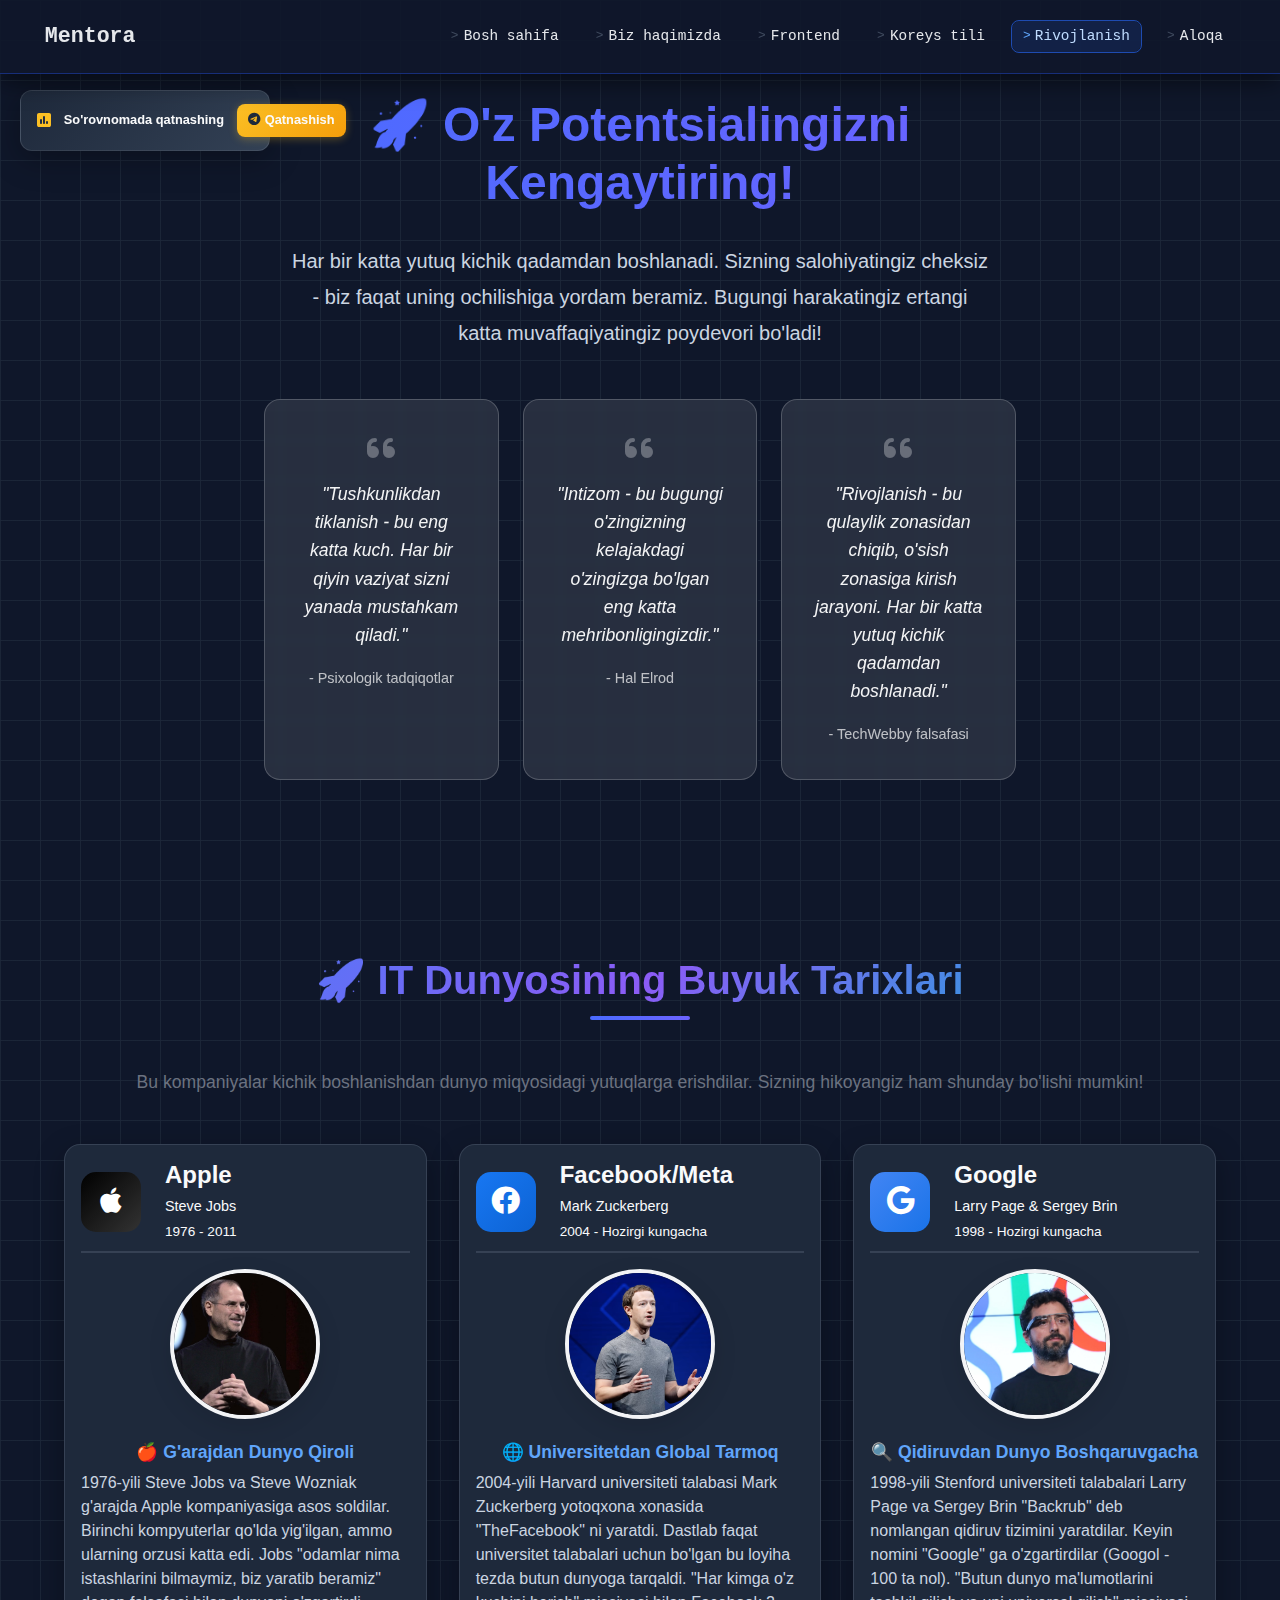
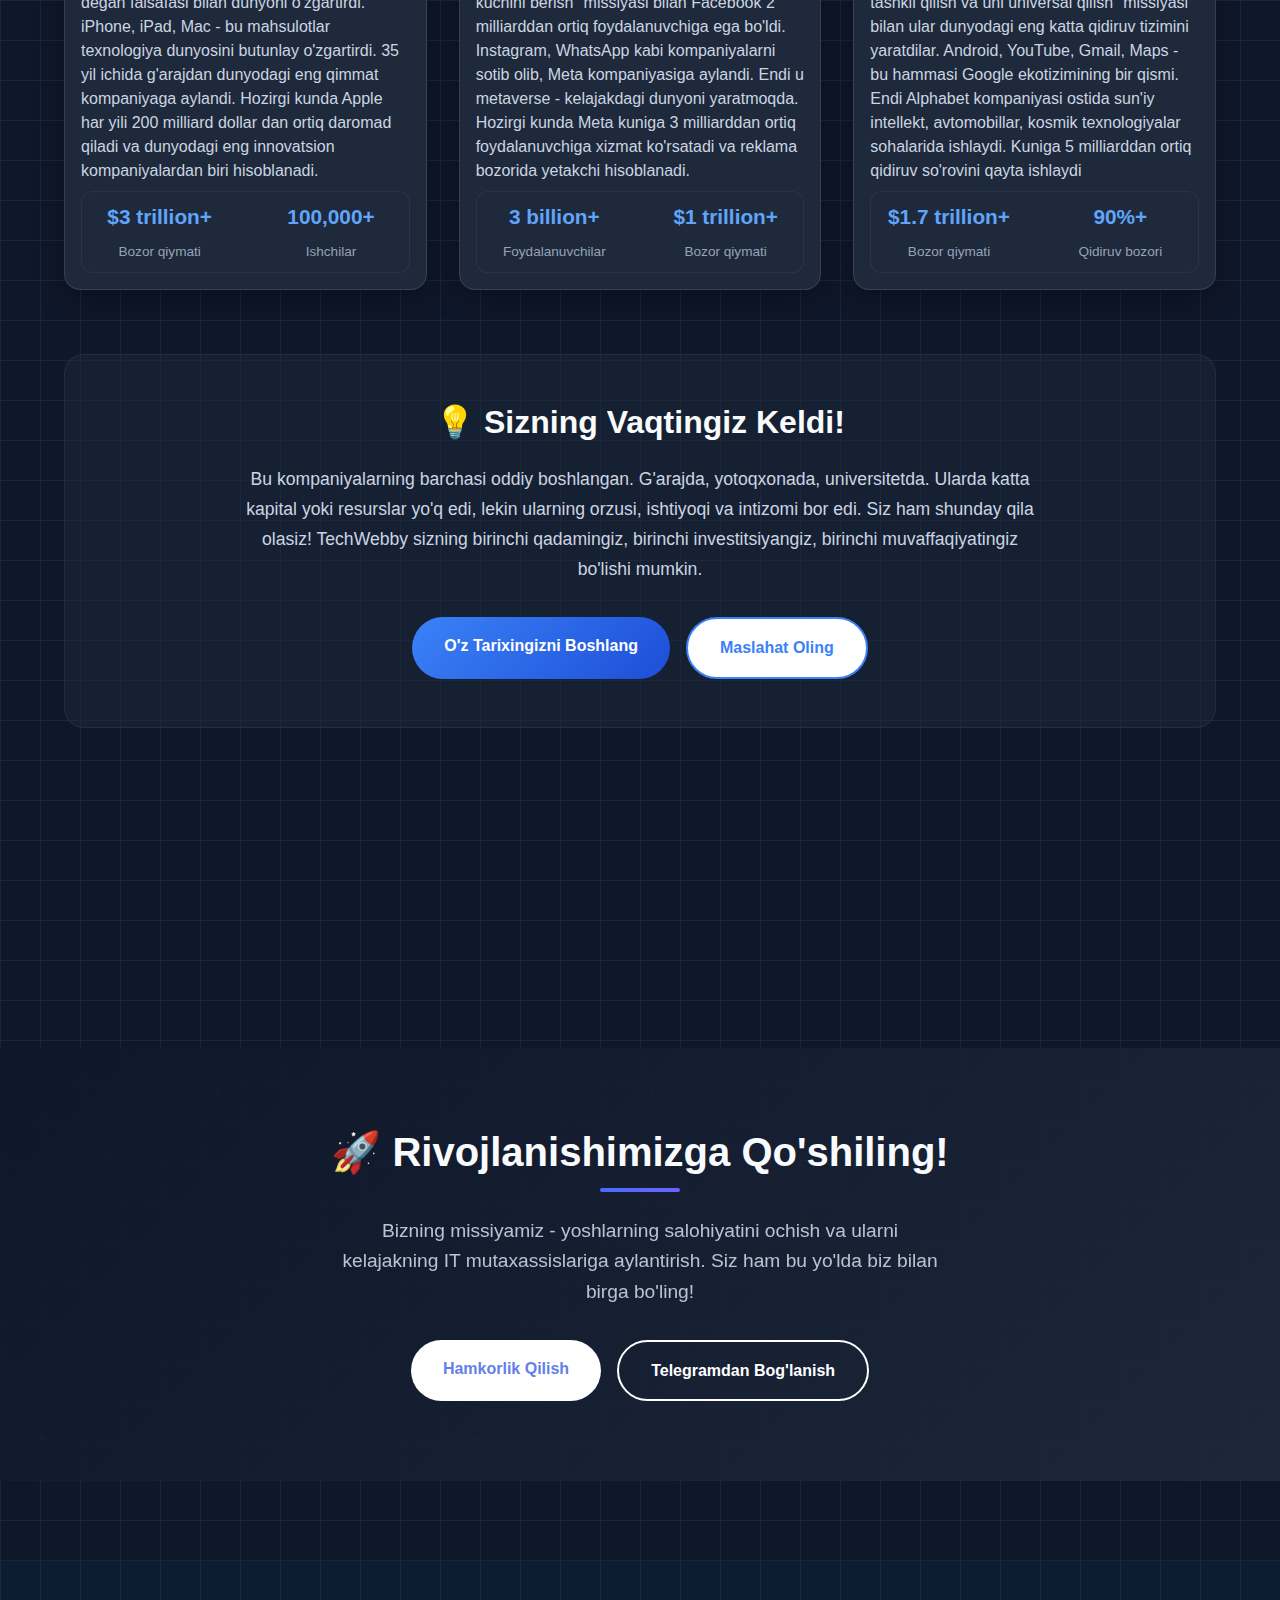
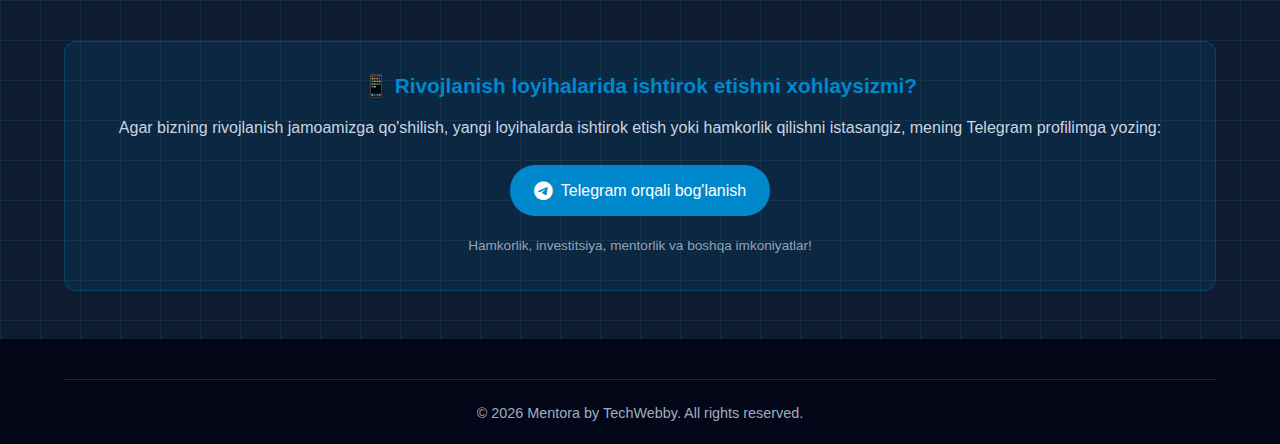
<file: development.html>
<!DOCTYPE html>
<html lang="uz">
  <head>
    <meta charset="UTF-8" />
    <meta name="viewport" content="width=device-width, initial-scale=1.0" />
    <title>Mentora — Learn, Grow, Succeed</title>
    <link rel="stylesheet" href="style.css" />
    <link rel="stylesheet" href="footer.css" />
    <link
      rel="stylesheet"
      href="https://cdnjs.cloudflare.com/ajax/libs/font-awesome/6.0.0-beta3/css/all.min.css"
    />
  </head>
  <body>
    <!-- Fixed Survey Banner -->
    <div class="fixed-survey-banner">
      <div class="survey-banner-content">
        <i class="fas fa-poll"></i>
        <a href="about.html#expansion-section" class="survey-link-text"
          >So'rovnomada qatnashing</a
        >
        <a
          href="https://t.me/TechWebby"
          target="_blank"
          class="survey-action-btn"
        >
          <i class="fab fa-telegram"></i>
          <span>Qatnashish</span>
        </a>
      </div>
    </div>

    <!-- Navigation -->
    <nav class="navbar">
      <div class="container">
        <a href="index.html" class="logo">Mentora</a>
        <div class="nav-links">
          <a href="index.html">Bosh sahifa</a>
          <a href="about.html">Biz haqimizda</a>
          <a href="frontend.html">Frontend</a>
          <a href="korean.html">Koreys tili</a>
          <a href="development.html" class="active">Rivojlanish</a>
          <a href="contact.html">Aloqa</a>
        </div>
        <button class="hamburger">
          <span></span>
          <span></span>
          <span></span>
        </button>
      </div>
    </nav>

    <!-- Development Hero -->
    <section class="hero about-hero">
      <div class="container">
        <h1>🚀 O'z Potentsialingizni Kengaytiring!</h1>
        <div class="about-hero-content">
          <p class="about-description">
            Har bir katta yutuq kichik qadamdan boshlanadi. Sizning
            salohiyatingiz cheksiz - biz faqat uning ochilishiga yordam beramiz.
            Bugungi harakatingiz ertangi katta muvaffaqiyatingiz poydevori
            bo'ladi!
          </p>

          <div class="motivation-quotes">
            <div class="quote-item">
              <i class="fas fa-quote-left"></i>
              <p>
                "Tushkunlikdan tiklanish - bu eng katta kuch. Har bir qiyin
                vaziyat sizni yanada mustahkam qiladi."
              </p>
              <span>- Psixologik tadqiqotlar</span>
            </div>
            <div class="quote-item">
              <i class="fas fa-quote-left"></i>
              <p>
                "Intizom - bu bugungi o'zingizning kelajakdagi o'zingizga
                bo'lgan eng katta mehribonligingizdir."
              </p>
              <span>- Hal Elrod</span>
            </div>
            <div class="quote-item">
              <i class="fas fa-quote-left"></i>
              <p>
                "Rivojlanish - bu qulaylik zonasidan chiqib, o'sish zonasiga
                kirish jarayoni. Har bir katta yutuq kichik qadamdan
                boshlanadi."
              </p>
              <span>- TechWebby falsafasi</span>
            </div>
          </div>
        </div>
      </div>
    </section>

    <!-- Main Content -->
    <main class="development-content">
      <div class="container">
        <!-- Success Stories Section -->
        <section class="success-stories">
          <h2 class="section-title">🚀 IT Dunyosining Buyuk Tarixlari</h2>
          <p
            style="
              text-align: center;
              color: #6b7280;
              margin-bottom: 3rem;
              font-size: 1.1rem;
            "
          >
            Bu kompaniyalar kichik boshlanishdan dunyo miqyosidagi yutuqlarga
            erishdilar. Sizning hikoyangiz ham shunday bo'lishi mumkin!
          </p>

          <div class="company-cards">
            <div class="company-card">
              <div class="company-header">
                <div class="company-logo apple-logo">
                  <i class="fab fa-apple"></i>
                </div>
                <div class="company-info">
                  <h3 class="company-name">Apple</h3>
                  <div class="company-founder">Steve Jobs</div>
                  <div class="company-years">1976 - 2011</div>
                </div>
              </div>
              <!-- RASM JOYI - Shu yerga rasm qo'ying -->
              <div class="founder-image">
                <img
                  src="images/stivejobs.jpg"
                  alt="Steve Jobs"
                  class="founder-photo"
                />
              </div>
              <div class="company-story">
                <h4 class="story-title">🍎 G'arajdan Dunyo Qiroli</h4>
                <p class="story-content">
                  1976-yili Steve Jobs va Steve Wozniak g'arajda Apple
                  kompaniyasiga asos soldilar. Birinchi kompyuterlar qo'lda
                  yig'ilgan, ammo ularning orzusi katta edi. Jobs "odamlar nima
                  istashlarini bilmaymiz, biz yaratib beramiz" degan falsafasi
                  bilan dunyoni o'zgartirdi. iPhone, iPad, Mac - bu mahsulotlar
                  texnologiya dunyosini butunlay o'zgartirdi. 35 yil ichida
                  g'arajdan dunyodagi eng qimmat kompaniyaga aylandi. Hozirgi
                  kunda Apple har yili 200 milliard dollar dan ortiq daromad
                  qiladi va dunyodagi eng innovatsion kompaniyalardan biri
                  hisoblanadi.
                </p>
                <div class="success-metrics">
                  <div class="metric">
                    <span class="metric-number">$3 trillion+</span>
                    <span class="metric-label">Bozor qiymati</span>
                  </div>
                  <div class="metric">
                    <span class="metric-number">100,000+</span>
                    <span class="metric-label">Ishchilar</span>
                  </div>
                </div>
              </div>
            </div>

            <div class="company-card">
              <div class="company-header">
                <div class="company-logo facebook-logo">
                  <i class="fab fa-facebook"></i>
                </div>
                <div class="company-info">
                  <h3 class="company-name">Facebook/Meta</h3>
                  <div class="company-founder">Mark Zuckerberg</div>
                  <div class="company-years">2004 - Hozirgi kungacha</div>
                </div>
              </div>
              <!-- RASM JOYI - Shu yerga rasm qo'ying -->
              <div class="founder-image">
                <img
                  src="images/markzueckerberg.avif"
                  alt="Mark Zuckerberg"
                  class="founder-photo"
                />
              </div>
              <div class="company-story">
                <h4 class="story-title">🌐 Universitetdan Global Tarmoq</h4>
                <p class="story-content">
                  2004-yili Harvard universiteti talabasi Mark Zuckerberg
                  yotoqxona xonasida "TheFacebook" ni yaratdi. Dastlab faqat
                  universitet talabalari uchun bo'lgan bu loyiha tezda butun
                  dunyoga tarqaldi. "Har kimga o'z kuchini berish" missiyasi
                  bilan Facebook 2 milliarddan ortiq foydalanuvchiga ega bo'ldi.
                  Instagram, WhatsApp kabi kompaniyalarni sotib olib, Meta
                  kompaniyasiga aylandi. Endi u metaverse - kelajakdagi dunyoni
                  yaratmoqda. Hozirgi kunda Meta kuniga 3 milliarddan ortiq
                  foydalanuvchiga xizmat ko'rsatadi va reklama bozorida yetakchi
                  hisoblanadi.
                </p>
                <div class="success-metrics">
                  <div class="metric">
                    <span class="metric-number">3 billion+</span>
                    <span class="metric-label">Foydalanuvchilar</span>
                  </div>
                  <div class="metric">
                    <span class="metric-number">$1 trillion+</span>
                    <span class="metric-label">Bozor qiymati</span>
                  </div>
                </div>
              </div>
            </div>

            <div class="company-card">
              <div class="company-header">
                <div class="company-logo google-logo">
                  <i class="fab fa-google"></i>
                </div>
                <div class="company-info">
                  <h3 class="company-name">Google</h3>
                  <div class="company-founder">Larry Page & Sergey Brin</div>
                  <div class="company-years">1998 - Hozirgi kungacha</div>
                </div>
              </div>
              <!-- RASM JOYI - Shu yerga rasm qo'ying -->
              <div class="founder-image">
                <img
                  src="images/sergeybrin.jpg"
                  alt="Sergey Brin"
                  class="founder-photo"
                />
              </div>
              <div class="company-story">
                <h4 class="story-title">🔍 Qidiruvdan Dunyo Boshqaruvgacha</h4>
                <p class="story-content">
                  1998-yili Stenford universiteti talabalari Larry Page va
                  Sergey Brin "Backrub" deb nomlangan qidiruv tizimini
                  yaratdilar. Keyin nomini "Google" ga o'zgartirdilar (Googol -
                  100 ta nol). "Butun dunyo ma'lumotlarini tashkil qilish va uni
                  universal qilish" missiyasi bilan ular dunyodagi eng katta
                  qidiruv tizimini yaratdilar. Android, YouTube, Gmail, Maps -
                  bu hammasi Google ekotizimining bir qismi. Endi Alphabet
                  kompaniyasi ostida sun'iy intellekt, avtomobillar, kosmik
                  texnologiyalar sohalarida ishlaydi. Kuniga 5 milliarddan ortiq
                  qidiruv so'rovini qayta ishlaydi
                </p>
                <div class="success-metrics">
                  <div class="metric">
                    <span class="metric-number">$1.7 trillion+</span>
                    <span class="metric-label">Bozor qiymati</span>
                  </div>
                  <div class="metric">
                    <span class="metric-number">90%+</span>
                    <span class="metric-label">Qidiruv bozori</span>
                  </div>
                </div>
              </div>
            </div>
          </div>

          <div class="inspiration-section">
            <div class="inspiration-content">
              <h3 class="inspiration-title">💡 Sizning Vaqtingiz Keldi!</h3>
              <p class="inspiration-text">
                Bu kompaniyalarning barchasi oddiy boshlangan. G'arajda,
                yotoqxonada, universitetda. Ularda katta kapital yoki resurslar
                yo'q edi, lekin ularning orzusi, ishtiyoqi va intizomi bor edi.
                Siz ham shunday qila olasiz! TechWebby sizning birinchi
                qadamingiz, birinchi investitsiyangiz, birinchi
                muvaffaqiyatingiz bo'lishi mumkin.
              </p>
              <div class="cta-buttons">
                <a href="contact.html" class="btn btn-primary"
                  >O'z Tarixingizni Boshlang</a
                >
                <a
                  href="https://t.me/TechWebby"
                  target="_blank"
                  class="btn btn-secondary"
                  >Maslahat Oling</a
                >
              </div>
            </div>
          </div>
        </section>
      </div>
    </main>

    <!-- CTA Section -->
    <section class="cta-section">
      <div class="container">
        <div class="cta-content">
          <h2>🚀 Rivojlanishimizga Qo'shiling!</h2>
          <p>
            Bizning missiyamiz - yoshlarning salohiyatini ochish va ularni
            kelajakning IT mutaxassislariga aylantirish. Siz ham bu yo'lda biz
            bilan birga bo'ling!
          </p>
          <div class="cta-buttons">
            <a href="contact.html" class="btn-white">Hamkorlik Qilish</a>
            <a href="https://t.me/TechWebby" target="_blank" class="btn-outline"
              >Telegramdan Bog'lanish</a
            >
          </div>
        </div>
      </div>
    </section>

    <!-- Telegram Contact -->
    <section class="telegram-contact-section">
      <div class="container">
        <div class="telegram-contact">
          <h3 class="telegram-title">
            📱 Rivojlanish loyihalarida ishtirok etishni xohlaysizmi?
          </h3>
          <p class="telegram-description">
            Agar bizning rivojlanish jamoamizga qo'shilish, yangi loyihalarda
            ishtirok etish yoki hamkorlik qilishni istasangiz, mening Telegram
            profilimga yozing:
          </p>
          <div class="telegram-button">
            <a
              href="https://t.me/TechWebby"
              target="_blank"
              class="telegram-link"
            >
              <i class="fab fa-telegram"></i>
              <span>Telegram orqali bog'lanish</span>
            </a>
          </div>
          <p class="telegram-note">
            <small
              >Hamkorlik, investitsiya, mentorlik va boshqa imkoniyatlar!</small
            >
          </p>
        </div>
      </div>
    </section>

    <!-- Footer -->
    <footer class="footer">
      <div class="container">
        <div class="footer-bottom">
          <p>&copy; 2026 Mentora by TechWebby. All rights reserved.</p>
        </div>
      </div>
    </footer>

    <script src="main.js"></script>
  </body>
</html>
</file>
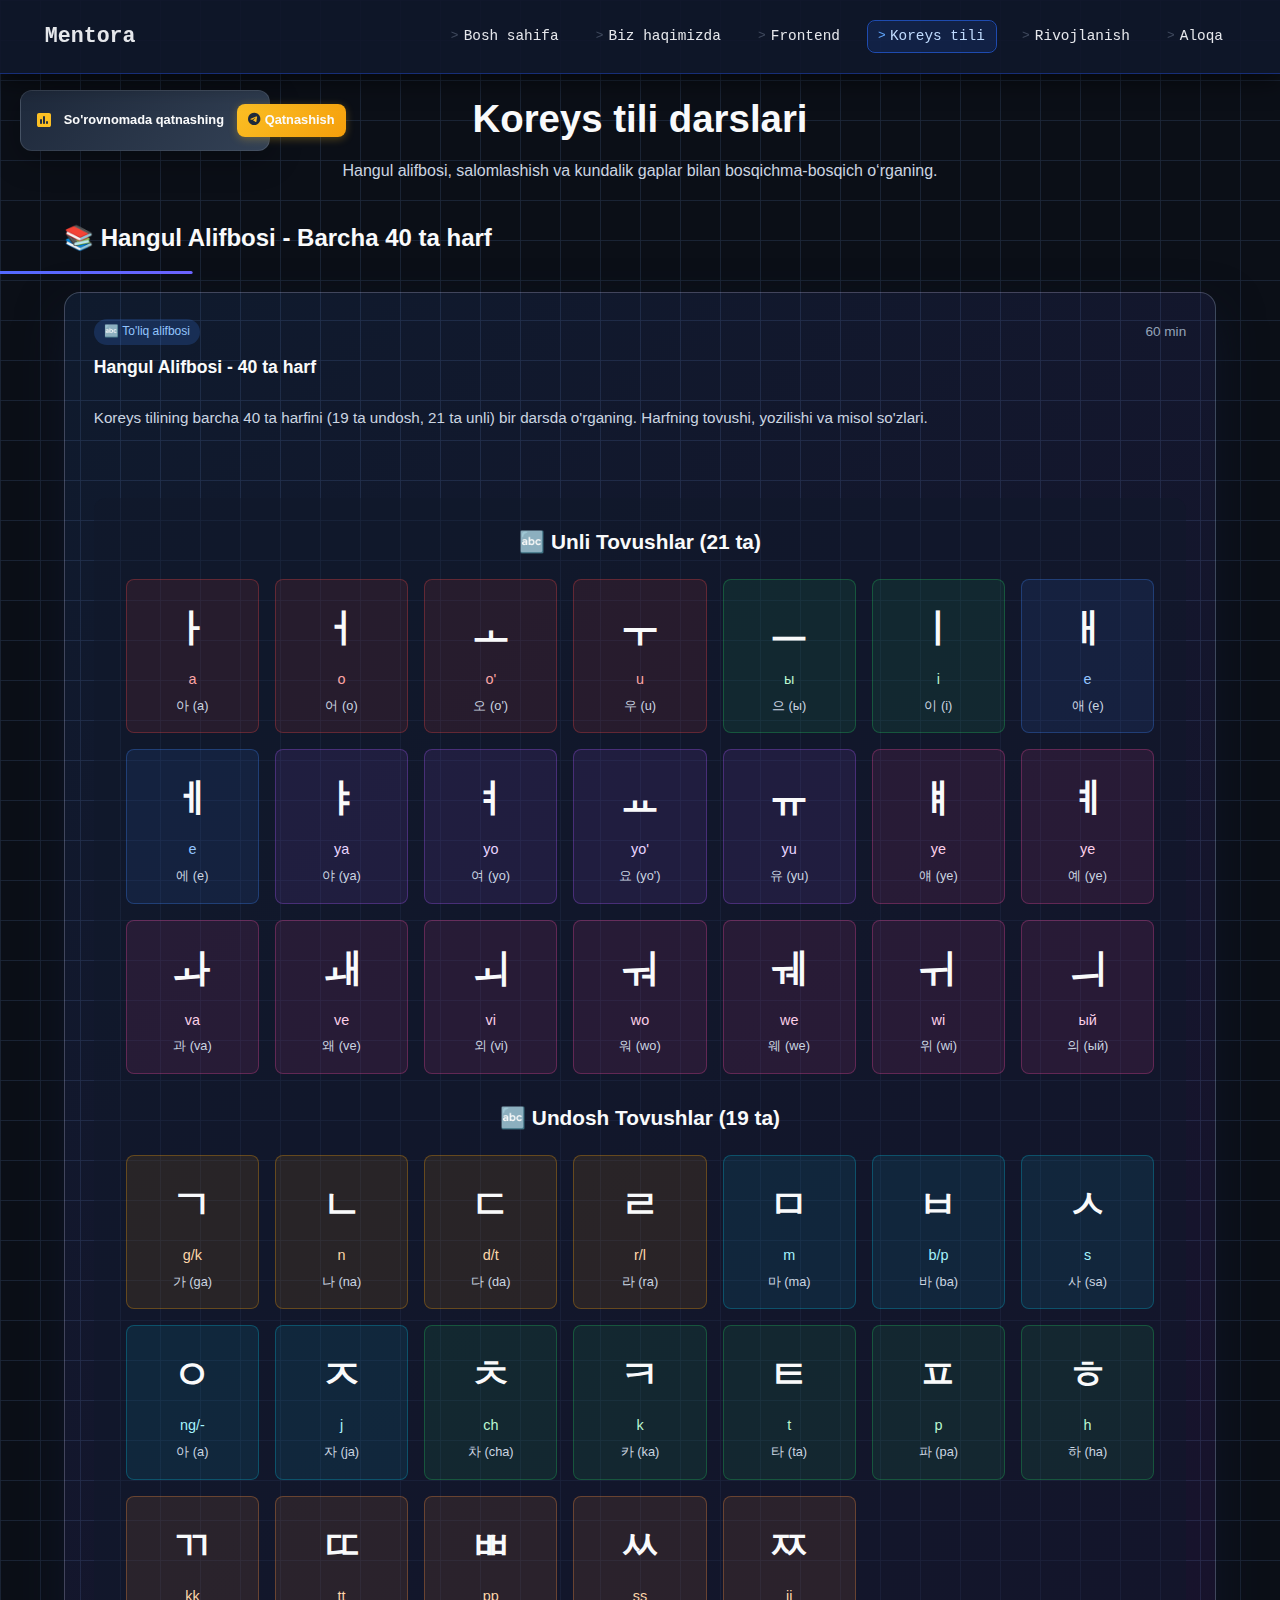
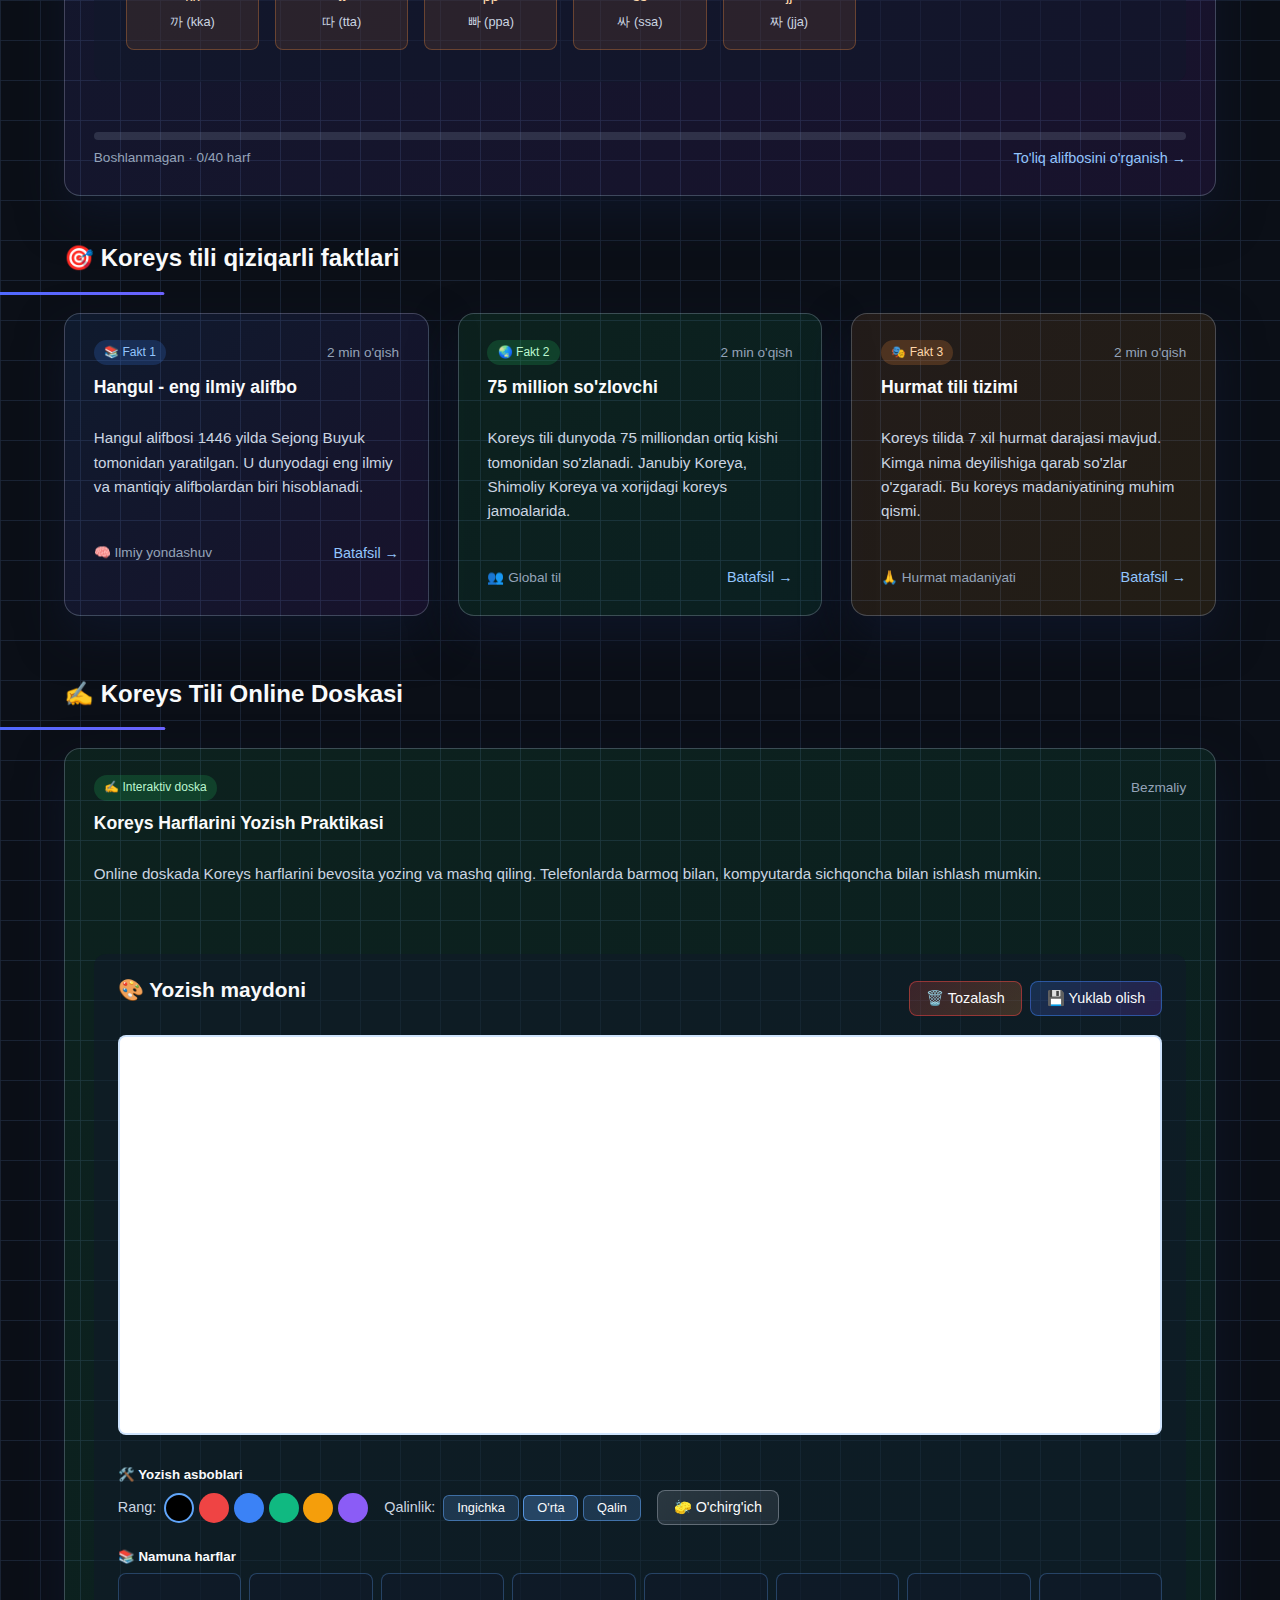
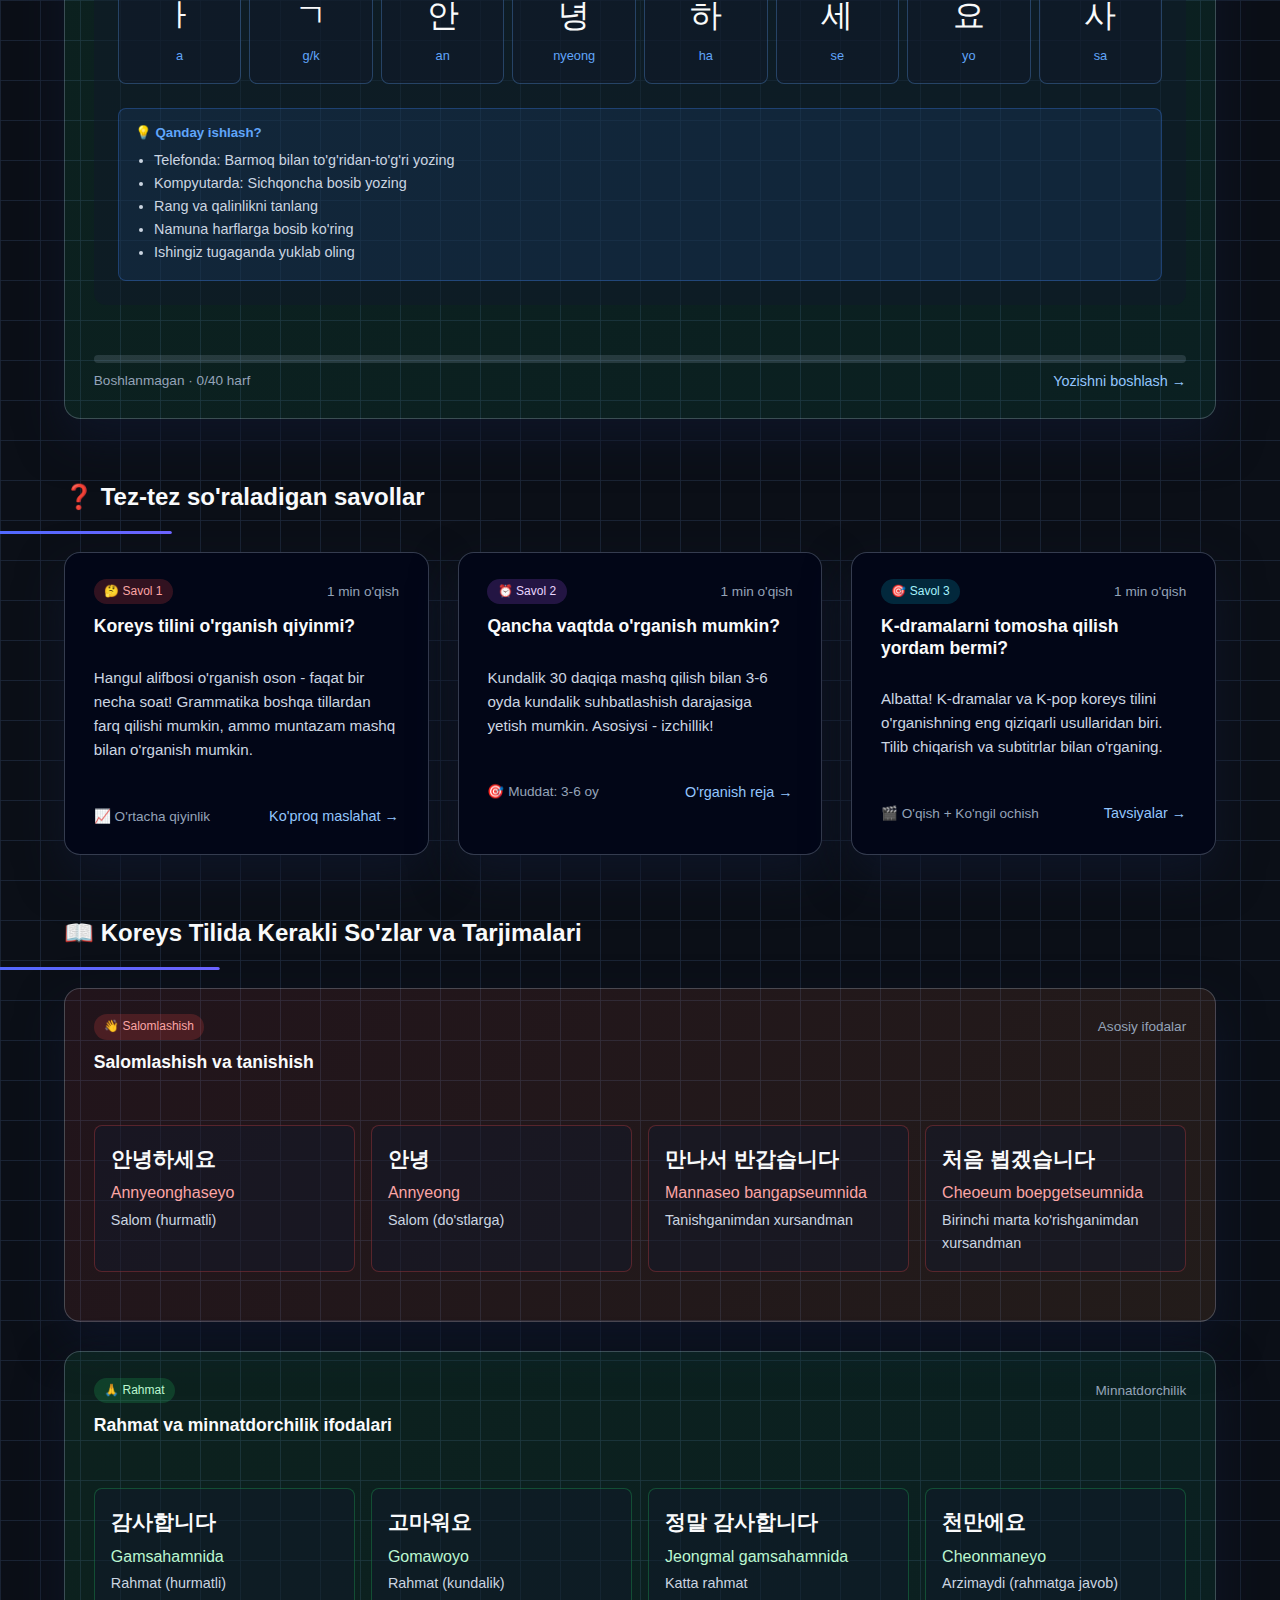
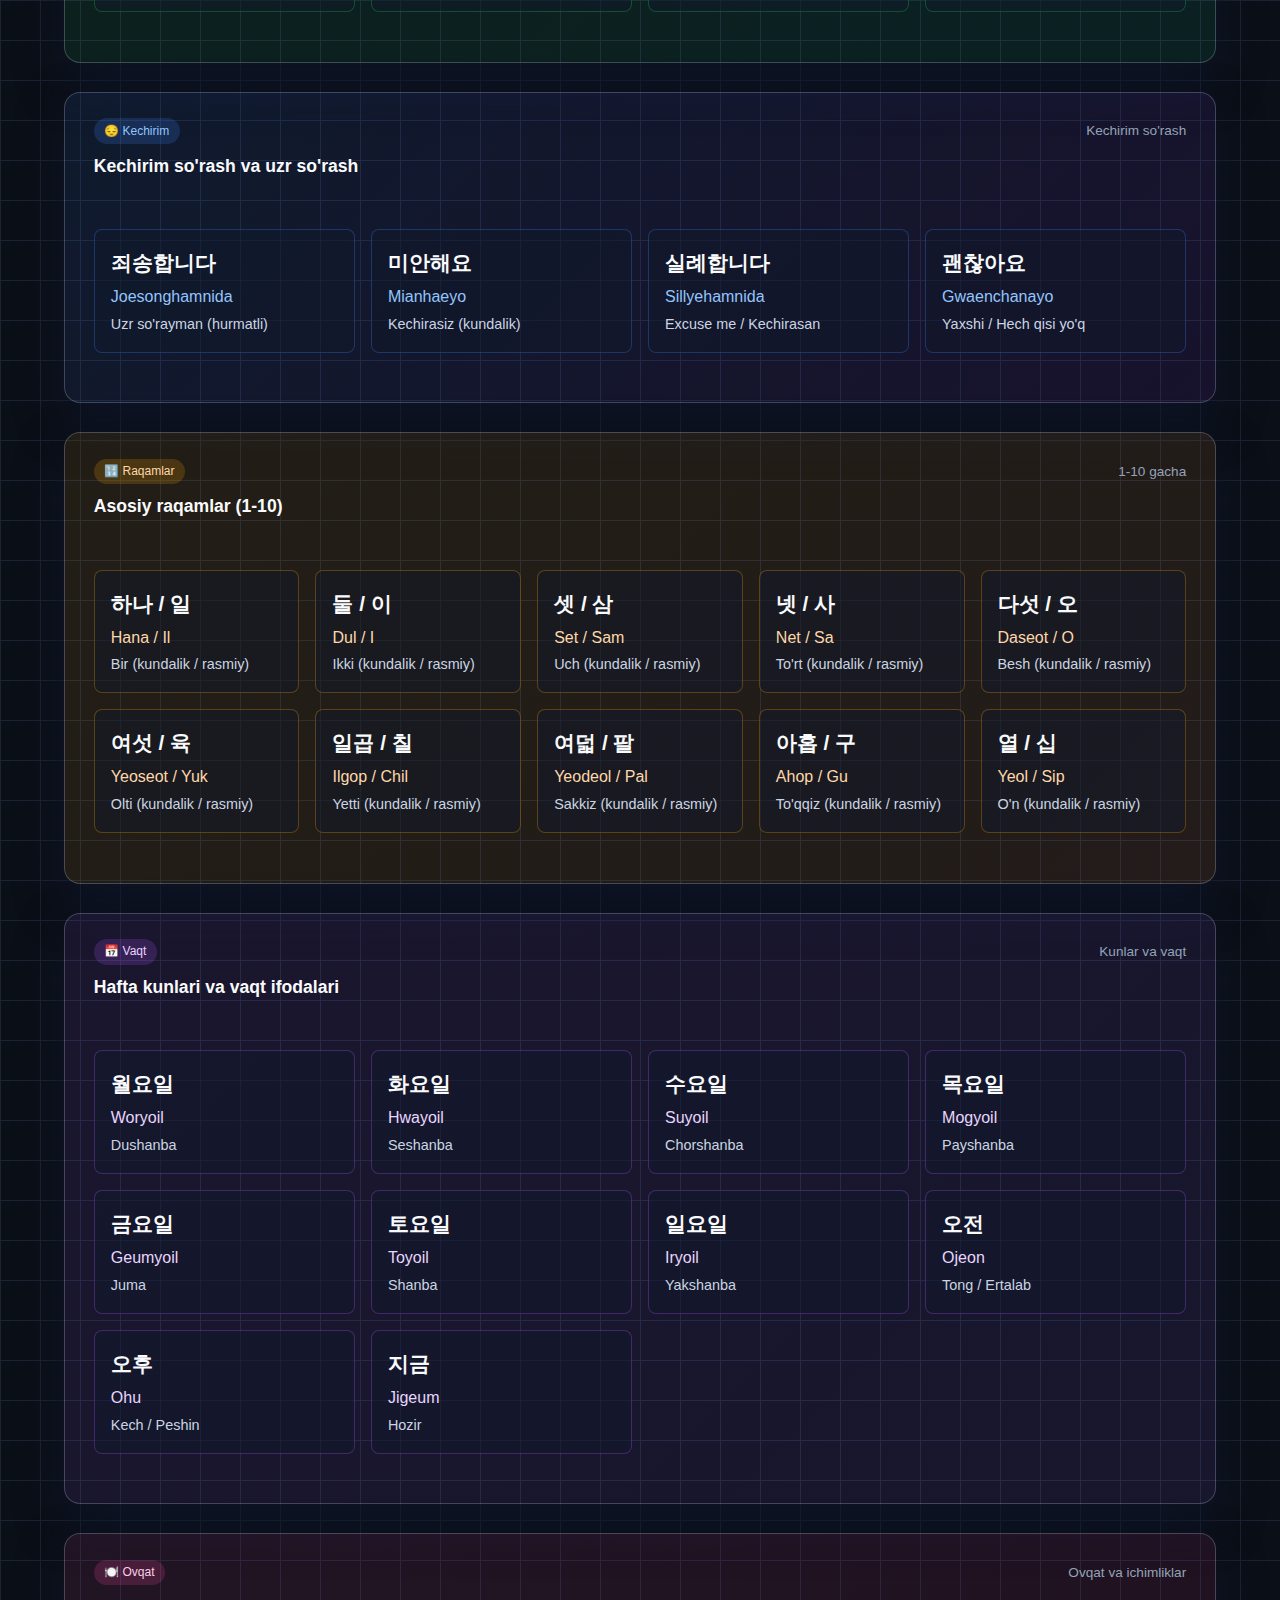
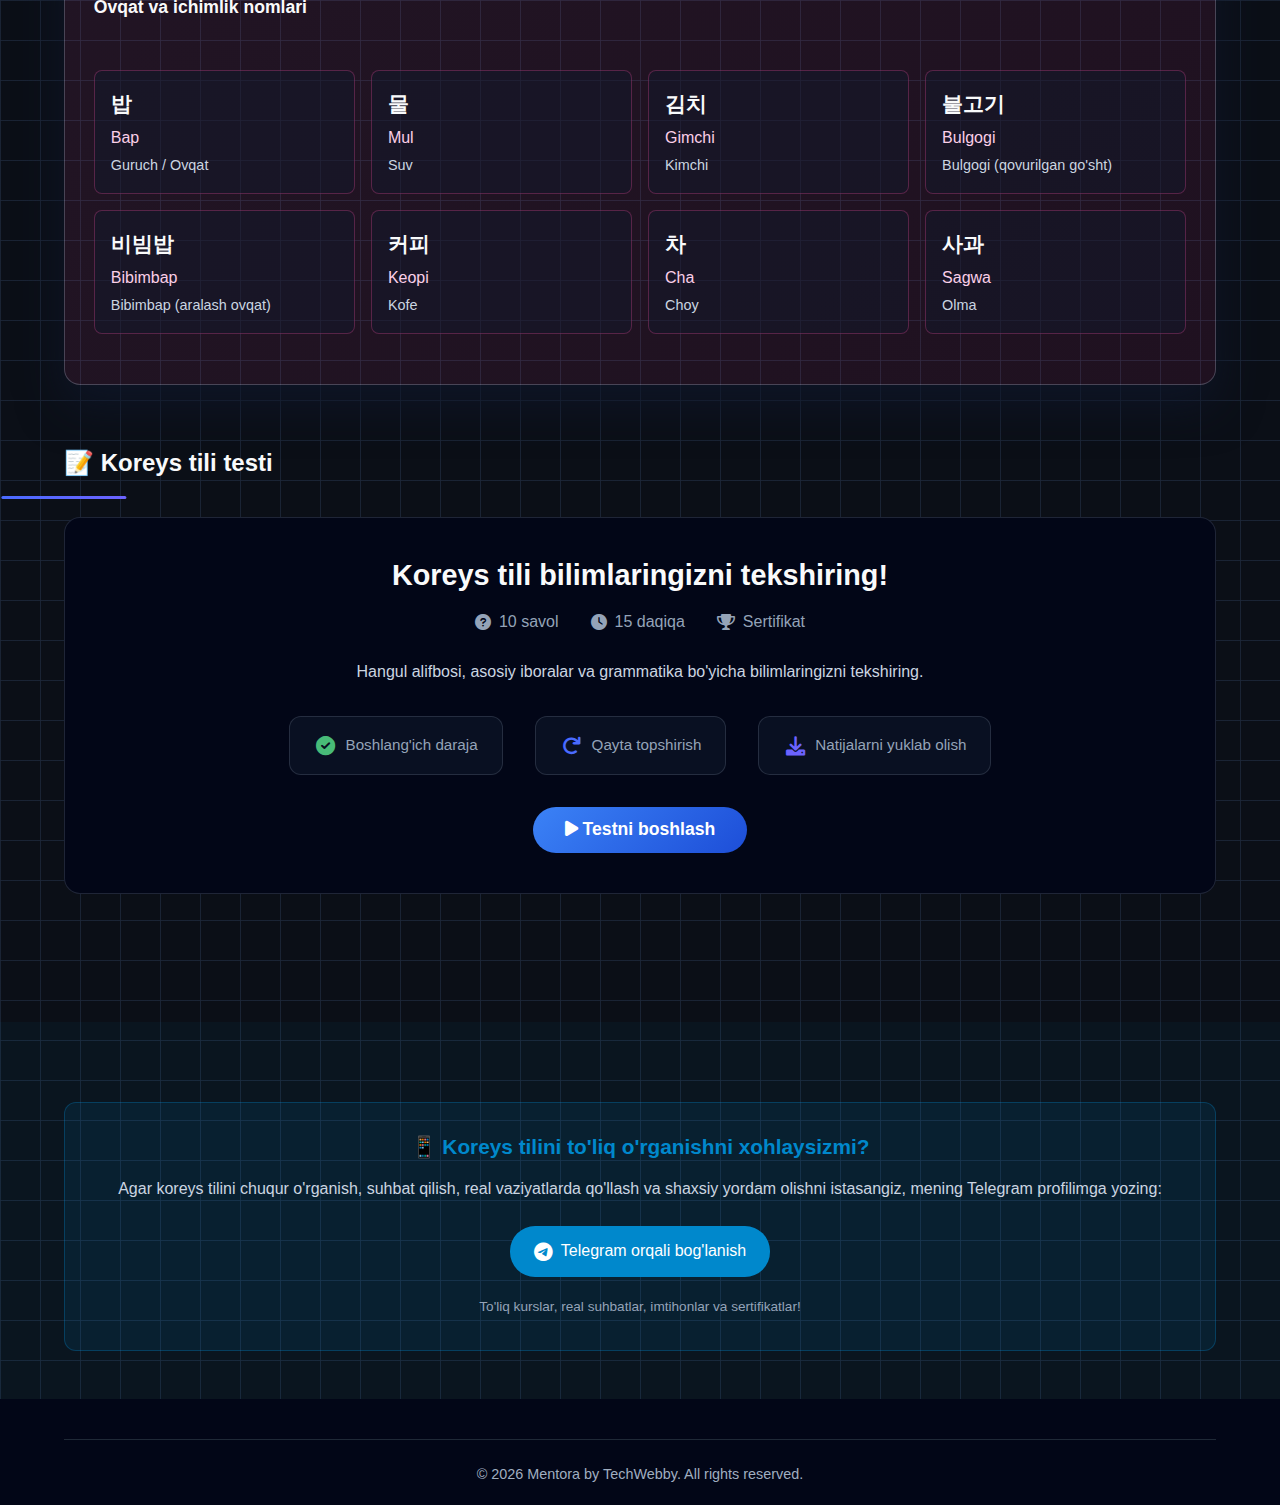
<file: korean.html>
<!DOCTYPE html>
<html lang="uz">
<head>
    <meta charset="UTF-8">
    <meta name="viewport" content="width=device-width, initial-scale=1.0">
    <title>Mentora — Learn, Grow, Succeed</title>
    <link rel="stylesheet" href="style.css">
    <link rel="stylesheet" href="footer.css">
    <link rel="stylesheet" href="https://cdnjs.cloudflare.com/ajax/libs/font-awesome/6.0.0-beta3/css/all.min.css">
</head>
<body class="korean-page">
    <!-- Fixed Survey Banner -->
    <div class="fixed-survey-banner">
        <div class="survey-banner-content">
            <i class="fas fa-poll"></i>
            <a href="about.html#expansion-section" class="survey-link-text">So'rovnomada qatnashing</a>
            <a href="https://t.me/TechWebby/40" target="_blank" class="survey-action-btn">
                <i class="fab fa-telegram"></i>
                <span>Qatnashish</span>
            </a>
        </div>
    </div>

    <nav class="navbar">
        <div class="container">
            <a href="index.html" class="logo">Mentora</a>
            <div class="nav-links">
                <a href="index.html">Bosh sahifa</a>
                <a href="about.html">Biz haqimizda</a>
                <a href="frontend.html">Frontend</a>
                <a href="korean.html" class="active">Koreys tili</a>
                <a href="development.html">Rivojlanish</a>
                <a href="contact.html">Aloqa</a>
            </div>
            <button class="hamburger">
                <span></span>
                <span></span>
                <span></span>
            </button>
        </div>
    </nav>

    <main class="main-wrapper">
        <section class="container">
            <header class="korean-header">
                <h1>Koreys tili darslari</h1>
                <p>Hangul alifbosi, salomlashish va kundalik gaplar bilan bosqichma-bosqich o‘rganing.</p>
            </header>

            <h2 class="korean-section-title">📚 Hangul Alifbosi - Barcha 40 ta harf</h2>

            <div class="lesson-grid" style="margin-bottom: 3rem;">
                <!-- Katta alifbosi kartasi -->
                <article class="lesson-card" style="background: linear-gradient(135deg, rgba(59, 130, 246, 0.1), rgba(147, 51, 234, 0.1)); grid-column: 1 / -1;">
                    <div class="lesson-meta">
                        <span class="lesson-badge" style="background: rgba(59, 130, 246, 0.2); color: #93c5fd;">🔤 To'liq alifbosi</span>
                        <span>60 min</span>
                    </div>
                    <h3 class="lesson-title">Hangul Alifbosi - 40 ta harf</h3>
                    <p class="lesson-desc">Koreys tilining barcha 40 ta harfini (19 ta undosh, 21 ta unli) bir darsda o'rganing. Harfning tovushi, yozilishi va misol so'zlari.</p>
                    
                    <!-- Alifbosi jadvali -->
                    <div style="background: rgba(15, 23, 42, 0.5); border-radius: 12px; padding: 2rem; margin: 2rem 0;">
                        <h4 style="color: #f9fafb; text-align: center; margin-bottom: 1.5rem; font-size: 1.3rem;">🔤 Unli Tovushlar (21 ta)</h4>
                        <div style="display: grid; grid-template-columns: repeat(auto-fit, minmax(120px, 1fr)); gap: 1rem; margin-bottom: 2rem;">
                            <div style="text-align: center; padding: 1rem; background: rgba(239, 68, 68, 0.1); border-radius: 8px; border: 1px solid rgba(239, 68, 68, 0.3);">
                                <div style="font-size: 2.5rem; font-weight: bold; color: #f9fafb; margin-bottom: 0.5rem;">ㅏ</div>
                                <div style="color: #fca5a5; font-size: 0.9rem; margin-bottom: 0.3rem;">a</div>
                                <div style="color: #cbd5e1; font-size: 0.8rem;">아 (a)</div>
                            </div>
                            <div style="text-align: center; padding: 1rem; background: rgba(239, 68, 68, 0.1); border-radius: 8px; border: 1px solid rgba(239, 68, 68, 0.3);">
                                <div style="font-size: 2.5rem; font-weight: bold; color: #f9fafb; margin-bottom: 0.5rem;">ㅓ</div>
                                <div style="color: #fca5a5; font-size: 0.9rem; margin-bottom: 0.3rem;">o</div>
                                <div style="color: #cbd5e1; font-size: 0.8rem;">어 (o)</div>
                            </div>
                            <div style="text-align: center; padding: 1rem; background: rgba(239, 68, 68, 0.1); border-radius: 8px; border: 1px solid rgba(239, 68, 68, 0.3);">
                                <div style="font-size: 2.5rem; font-weight: bold; color: #f9fafb; margin-bottom: 0.5rem;">ㅗ</div>
                                <div style="color: #fca5a5; font-size: 0.9rem; margin-bottom: 0.3rem;">o'</div>
                                <div style="color: #cbd5e1; font-size: 0.8rem;">오 (o')</div>
                            </div>
                            <div style="text-align: center; padding: 1rem; background: rgba(239, 68, 68, 0.1); border-radius: 8px; border: 1px solid rgba(239, 68, 68, 0.3);">
                                <div style="font-size: 2.5rem; font-weight: bold; color: #f9fafb; margin-bottom: 0.5rem;">ㅜ</div>
                                <div style="color: #fca5a5; font-size: 0.9rem; margin-bottom: 0.3rem;">u</div>
                                <div style="color: #cbd5e1; font-size: 0.8rem;">우 (u)</div>
                            </div>
                            <div style="text-align: center; padding: 1rem; background: rgba(34, 197, 94, 0.1); border-radius: 8px; border: 1px solid rgba(34, 197, 94, 0.3);">
                                <div style="font-size: 2.5rem; font-weight: bold; color: #f9fafb; margin-bottom: 0.5rem;">ㅡ</div>
                                <div style="color: #bbf7d0; font-size: 0.9rem; margin-bottom: 0.3rem;">ы</div>
                                <div style="color: #cbd5e1; font-size: 0.8rem;">으 (ы)</div>
                            </div>
                            <div style="text-align: center; padding: 1rem; background: rgba(34, 197, 94, 0.1); border-radius: 8px; border: 1px solid rgba(34, 197, 94, 0.3);">
                                <div style="font-size: 2.5rem; font-weight: bold; color: #f9fafb; margin-bottom: 0.5rem;">ㅣ</div>
                                <div style="color: #bbf7d0; font-size: 0.9rem; margin-bottom: 0.3rem;">i</div>
                                <div style="color: #cbd5e1; font-size: 0.8rem;">이 (i)</div>
                            </div>
                            <div style="text-align: center; padding: 1rem; background: rgba(59, 130, 246, 0.1); border-radius: 8px; border: 1px solid rgba(59, 130, 246, 0.3);">
                                <div style="font-size: 2.5rem; font-weight: bold; color: #f9fafb; margin-bottom: 0.5rem;">ㅐ</div>
                                <div style="color: #93c5fd; font-size: 0.9rem; margin-bottom: 0.3rem;">e</div>
                                <div style="color: #cbd5e1; font-size: 0.8rem;">애 (e)</div>
                            </div>
                            <div style="text-align: center; padding: 1rem; background: rgba(59, 130, 246, 0.1); border-radius: 8px; border: 1px solid rgba(59, 130, 246, 0.3);">
                                <div style="font-size: 2.5rem; font-weight: bold; color: #f9fafb; margin-bottom: 0.5rem;">ㅔ</div>
                                <div style="color: #93c5fd; font-size: 0.9rem; margin-bottom: 0.3rem;">e</div>
                                <div style="color: #cbd5e1; font-size: 0.8rem;">에 (e)</div>
                            </div>
                            <div style="text-align: center; padding: 1rem; background: rgba(168, 85, 247, 0.1); border-radius: 8px; border: 1px solid rgba(168, 85, 247, 0.3);">
                                <div style="font-size: 2.5rem; font-weight: bold; color: #f9fafb; margin-bottom: 0.5rem;">ㅑ</div>
                                <div style="color: #e9d5ff; font-size: 0.9rem; margin-bottom: 0.3rem;">ya</div>
                                <div style="color: #cbd5e1; font-size: 0.8rem;">야 (ya)</div>
                            </div>
                            <div style="text-align: center; padding: 1rem; background: rgba(168, 85, 247, 0.1); border-radius: 8px; border: 1px solid rgba(168, 85, 247, 0.3);">
                                <div style="font-size: 2.5rem; font-weight: bold; color: #f9fafb; margin-bottom: 0.5rem;">ㅕ</div>
                                <div style="color: #e9d5ff; font-size: 0.9rem; margin-bottom: 0.3rem;">yo</div>
                                <div style="color: #cbd5e1; font-size: 0.8rem;">여 (yo)</div>
                            </div>
                            <div style="text-align: center; padding: 1rem; background: rgba(168, 85, 247, 0.1); border-radius: 8px; border: 1px solid rgba(168, 85, 247, 0.3);">
                                <div style="font-size: 2.5rem; font-weight: bold; color: #f9fafb; margin-bottom: 0.5rem;">ㅛ</div>
                                <div style="color: #e9d5ff; font-size: 0.9rem; margin-bottom: 0.3rem;">yo'</div>
                                <div style="color: #cbd5e1; font-size: 0.8rem;">요 (yo')</div>
                            </div>
                            <div style="text-align: center; padding: 1rem; background: rgba(168, 85, 247, 0.1); border-radius: 8px; border: 1px solid rgba(168, 85, 247, 0.3);">
                                <div style="font-size: 2.5rem; font-weight: bold; color: #f9fafb; margin-bottom: 0.5rem;">ㅠ</div>
                                <div style="color: #e9d5ff; font-size: 0.9rem; margin-bottom: 0.3rem;">yu</div>
                                <div style="color: #cbd5e1; font-size: 0.8rem;">유 (yu)</div>
                            </div>
                            <div style="text-align: center; padding: 1rem; background: rgba(236, 72, 153, 0.1); border-radius: 8px; border: 1px solid rgba(236, 72, 153, 0.3);">
                                <div style="font-size: 2.5rem; font-weight: bold; color: #f9fafb; margin-bottom: 0.5rem;">ㅒ</div>
                                <div style="color: #fbcfe8; font-size: 0.9rem; margin-bottom: 0.3rem;">ye</div>
                                <div style="color: #cbd5e1; font-size: 0.8rem;">얘 (ye)</div>
                            </div>
                            <div style="text-align: center; padding: 1rem; background: rgba(236, 72, 153, 0.1); border-radius: 8px; border: 1px solid rgba(236, 72, 153, 0.3);">
                                <div style="font-size: 2.5rem; font-weight: bold; color: #f9fafb; margin-bottom: 0.5rem;">ㅖ</div>
                                <div style="color: #fbcfe8; font-size: 0.9rem; margin-bottom: 0.3rem;">ye</div>
                                <div style="color: #cbd5e1; font-size: 0.8rem;">예 (ye)</div>
                            </div>
                            <div style="text-align: center; padding: 1rem; background: rgba(236, 72, 153, 0.1); border-radius: 8px; border: 1px solid rgba(236, 72, 153, 0.3);">
                                <div style="font-size: 2.5rem; font-weight: bold; color: #f9fafb; margin-bottom: 0.5rem;">ㅘ</div>
                                <div style="color: #fbcfe8; font-size: 0.9rem; margin-bottom: 0.3rem;">va</div>
                                <div style="color: #cbd5e1; font-size: 0.8rem;">과 (va)</div>
                            </div>
                            <div style="text-align: center; padding: 1rem; background: rgba(236, 72, 153, 0.1); border-radius: 8px; border: 1px solid rgba(236, 72, 153, 0.3);">
                                <div style="font-size: 2.5rem; font-weight: bold; color: #f9fafb; margin-bottom: 0.5rem;">ㅙ</div>
                                <div style="color: #fbcfe8; font-size: 0.9rem; margin-bottom: 0.3rem;">ve</div>
                                <div style="color: #cbd5e1; font-size: 0.8rem;">왜 (ve)</div>
                            </div>
                            <div style="text-align: center; padding: 1rem; background: rgba(236, 72, 153, 0.1); border-radius: 8px; border: 1px solid rgba(236, 72, 153, 0.3);">
                                <div style="font-size: 2.5rem; font-weight: bold; color: #f9fafb; margin-bottom: 0.5rem;">ㅚ</div>
                                <div style="color: #fbcfe8; font-size: 0.9rem; margin-bottom: 0.3rem;">vi</div>
                                <div style="color: #cbd5e1; font-size: 0.8rem;">외 (vi)</div>
                            </div>
                            <div style="text-align: center; padding: 1rem; background: rgba(236, 72, 153, 0.1); border-radius: 8px; border: 1px solid rgba(236, 72, 153, 0.3);">
                                <div style="font-size: 2.5rem; font-weight: bold; color: #f9fafb; margin-bottom: 0.5rem;">ㅝ</div>
                                <div style="color: #fbcfe8; font-size: 0.9rem; margin-bottom: 0.3rem;">wo</div>
                                <div style="color: #cbd5e1; font-size: 0.8rem;">워 (wo)</div>
                            </div>
                            <div style="text-align: center; padding: 1rem; background: rgba(236, 72, 153, 0.1); border-radius: 8px; border: 1px solid rgba(236, 72, 153, 0.3);">
                                <div style="font-size: 2.5rem; font-weight: bold; color: #f9fafb; margin-bottom: 0.5rem;">ㅞ</div>
                                <div style="color: #fbcfe8; font-size: 0.9rem; margin-bottom: 0.3rem;">we</div>
                                <div style="color: #cbd5e1; font-size: 0.8rem;">웨 (we)</div>
                            </div>
                            <div style="text-align: center; padding: 1rem; background: rgba(236, 72, 153, 0.1); border-radius: 8px; border: 1px solid rgba(236, 72, 153, 0.3);">
                                <div style="font-size: 2.5rem; font-weight: bold; color: #f9fafb; margin-bottom: 0.5rem;">ㅟ</div>
                                <div style="color: #fbcfe8; font-size: 0.9rem; margin-bottom: 0.3rem;">wi</div>
                                <div style="color: #cbd5e1; font-size: 0.8rem;">위 (wi)</div>
                            </div>
                            <div style="text-align: center; padding: 1rem; background: rgba(236, 72, 153, 0.1); border-radius: 8px; border: 1px solid rgba(236, 72, 153, 0.3);">
                                <div style="font-size: 2.5rem; font-weight: bold; color: #f9fafb; margin-bottom: 0.5rem;">ㅢ</div>
                                <div style="color: #fbcfe8; font-size: 0.9rem; margin-bottom: 0.3rem;">ый</div>
                                <div style="color: #cbd5e1; font-size: 0.8rem;">의 (ый)</div>
                            </div>
                        </div>

                        <h4 style="color: #f9fafb; text-align: center; margin-bottom: 1.5rem; font-size: 1.3rem;">🔤 Undosh Tovushlar (19 ta)</h4>
                        <div style="display: grid; grid-template-columns: repeat(auto-fit, minmax(120px, 1fr)); gap: 1rem;">
                            <div style="text-align: center; padding: 1rem; background: rgba(245, 158, 11, 0.1); border-radius: 8px; border: 1px solid rgba(245, 158, 11, 0.3);">
                                <div style="font-size: 2.5rem; font-weight: bold; color: #f9fafb; margin-bottom: 0.5rem;">ㄱ</div>
                                <div style="color: #fed7aa; font-size: 0.9rem; margin-bottom: 0.3rem;">g/k</div>
                                <div style="color: #cbd5e1; font-size: 0.8rem;">가 (ga)</div>
                            </div>
                            <div style="text-align: center; padding: 1rem; background: rgba(245, 158, 11, 0.1); border-radius: 8px; border: 1px solid rgba(245, 158, 11, 0.3);">
                                <div style="font-size: 2.5rem; font-weight: bold; color: #f9fafb; margin-bottom: 0.5rem;">ㄴ</div>
                                <div style="color: #fed7aa; font-size: 0.9rem; margin-bottom: 0.3rem;">n</div>
                                <div style="color: #cbd5e1; font-size: 0.8rem;">나 (na)</div>
                            </div>
                            <div style="text-align: center; padding: 1rem; background: rgba(245, 158, 11, 0.1); border-radius: 8px; border: 1px solid rgba(245, 158, 11, 0.3);">
                                <div style="font-size: 2.5rem; font-weight: bold; color: #f9fafb; margin-bottom: 0.5rem;">ㄷ</div>
                                <div style="color: #fed7aa; font-size: 0.9rem; margin-bottom: 0.3rem;">d/t</div>
                                <div style="color: #cbd5e1; font-size: 0.8rem;">다 (da)</div>
                            </div>
                            <div style="text-align: center; padding: 1rem; background: rgba(245, 158, 11, 0.1); border-radius: 8px; border: 1px solid rgba(245, 158, 11, 0.3);">
                                <div style="font-size: 2.5rem; font-weight: bold; color: #f9fafb; margin-bottom: 0.5rem;">ㄹ</div>
                                <div style="color: #fed7aa; font-size: 0.9rem; margin-bottom: 0.3rem;">r/l</div>
                                <div style="color: #cbd5e1; font-size: 0.8rem;">라 (ra)</div>
                            </div>
                            <div style="text-align: center; padding: 1rem; background: rgba(6, 182, 212, 0.1); border-radius: 8px; border: 1px solid rgba(6, 182, 212, 0.3);">
                                <div style="font-size: 2.5rem; font-weight: bold; color: #f9fafb; margin-bottom: 0.5rem;">ㅁ</div>
                                <div style="color: #a5f3fc; font-size: 0.9rem; margin-bottom: 0.3rem;">m</div>
                                <div style="color: #cbd5e1; font-size: 0.8rem;">마 (ma)</div>
                            </div>
                            <div style="text-align: center; padding: 1rem; background: rgba(6, 182, 212, 0.1); border-radius: 8px; border: 1px solid rgba(6, 182, 212, 0.3);">
                                <div style="font-size: 2.5rem; font-weight: bold; color: #f9fafb; margin-bottom: 0.5rem;">ㅂ</div>
                                <div style="color: #a5f3fc; font-size: 0.9rem; margin-bottom: 0.3rem;">b/p</div>
                                <div style="color: #cbd5e1; font-size: 0.8rem;">바 (ba)</div>
                            </div>
                            <div style="text-align: center; padding: 1rem; background: rgba(6, 182, 212, 0.1); border-radius: 8px; border: 1px solid rgba(6, 182, 212, 0.3);">
                                <div style="font-size: 2.5rem; font-weight: bold; color: #f9fafb; margin-bottom: 0.5rem;">ㅅ</div>
                                <div style="color: #a5f3fc; font-size: 0.9rem; margin-bottom: 0.3rem;">s</div>
                                <div style="color: #cbd5e1; font-size: 0.8rem;">사 (sa)</div>
                            </div>
                            <div style="text-align: center; padding: 1rem; background: rgba(6, 182, 212, 0.1); border-radius: 8px; border: 1px solid rgba(6, 182, 212, 0.3);">
                                <div style="font-size: 2.5rem; font-weight: bold; color: #f9fafb; margin-bottom: 0.5rem;">ㅇ</div>
                                <div style="color: #a5f3fc; font-size: 0.9rem; margin-bottom: 0.3rem;">ng/-</div>
                                <div style="color: #cbd5e1; font-size: 0.8rem;">아 (a)</div>
                            </div>
                            <div style="text-align: center; padding: 1rem; background: rgba(6, 182, 212, 0.1); border-radius: 8px; border: 1px solid rgba(6, 182, 212, 0.3);">
                                <div style="font-size: 2.5rem; font-weight: bold; color: #f9fafb; margin-bottom: 0.5rem;">ㅈ</div>
                                <div style="color: #a5f3fc; font-size: 0.9rem; margin-bottom: 0.3rem;">j</div>
                                <div style="color: #cbd5e1; font-size: 0.8rem;">자 (ja)</div>
                            </div>
                            <div style="text-align: center; padding: 1rem; background: rgba(34, 197, 94, 0.1); border-radius: 8px; border: 1px solid rgba(34, 197, 94, 0.3);">
                                <div style="font-size: 2.5rem; font-weight: bold; color: #f9fafb; margin-bottom: 0.5rem;">ㅊ</div>
                                <div style="color: #bbf7d0; font-size: 0.9rem; margin-bottom: 0.3rem;">ch</div>
                                <div style="color: #cbd5e1; font-size: 0.8rem;">차 (cha)</div>
                            </div>
                            <div style="text-align: center; padding: 1rem; background: rgba(34, 197, 94, 0.1); border-radius: 8px; border: 1px solid rgba(34, 197, 94, 0.3);">
                                <div style="font-size: 2.5rem; font-weight: bold; color: #f9fafb; margin-bottom: 0.5rem;">ㅋ</div>
                                <div style="color: #bbf7d0; font-size: 0.9rem; margin-bottom: 0.3rem;">k</div>
                                <div style="color: #cbd5e1; font-size: 0.8rem;">카 (ka)</div>
                            </div>
                            <div style="text-align: center; padding: 1rem; background: rgba(34, 197, 94, 0.1); border-radius: 8px; border: 1px solid rgba(34, 197, 94, 0.3);">
                                <div style="font-size: 2.5rem; font-weight: bold; color: #f9fafb; margin-bottom: 0.5rem;">ㅌ</div>
                                <div style="color: #bbf7d0; font-size: 0.9rem; margin-bottom: 0.3rem;">t</div>
                                <div style="color: #cbd5e1; font-size: 0.8rem;">타 (ta)</div>
                            </div>
                            <div style="text-align: center; padding: 1rem; background: rgba(34, 197, 94, 0.1); border-radius: 8px; border: 1px solid rgba(34, 197, 94, 0.3);">
                                <div style="font-size: 2.5rem; font-weight: bold; color: #f9fafb; margin-bottom: 0.5rem;">ㅍ</div>
                                <div style="color: #bbf7d0; font-size: 0.9rem; margin-bottom: 0.3rem;">p</div>
                                <div style="color: #cbd5e1; font-size: 0.8rem;">파 (pa)</div>
                            </div>
                            <div style="text-align: center; padding: 1rem; background: rgba(34, 197, 94, 0.1); border-radius: 8px; border: 1px solid rgba(34, 197, 94, 0.3);">
                                <div style="font-size: 2.5rem; font-weight: bold; color: #f9fafb; margin-bottom: 0.5rem;">ㅎ</div>
                                <div style="color: #bbf7d0; font-size: 0.9rem; margin-bottom: 0.3rem;">h</div>
                                <div style="color: #cbd5e1; font-size: 0.8rem;">하 (ha)</div>
                            </div>
                            <div style="text-align: center; padding: 1rem; background: rgba(251, 146, 60, 0.1); border-radius: 8px; border: 1px solid rgba(251, 146, 60, 0.3);">
                                <div style="font-size: 2.5rem; font-weight: bold; color: #f9fafb; margin-bottom: 0.5rem;">ㄲ</div>
                                <div style="color: #fed7aa; font-size: 0.9rem; margin-bottom: 0.3rem;">kk</div>
                                <div style="color: #cbd5e1; font-size: 0.8rem;">까 (kka)</div>
                            </div>
                            <div style="text-align: center; padding: 1rem; background: rgba(251, 146, 60, 0.1); border-radius: 8px; border: 1px solid rgba(251, 146, 60, 0.3);">
                                <div style="font-size: 2.5rem; font-weight: bold; color: #f9fafb; margin-bottom: 0.5rem;">ㄸ</div>
                                <div style="color: #fed7aa; font-size: 0.9rem; margin-bottom: 0.3rem;">tt</div>
                                <div style="color: #cbd5e1; font-size: 0.8rem;">따 (tta)</div>
                            </div>
                            <div style="text-align: center; padding: 1rem; background: rgba(251, 146, 60, 0.1); border-radius: 8px; border: 1px solid rgba(251, 146, 60, 0.3);">
                                <div style="font-size: 2.5rem; font-weight: bold; color: #f9fafb; margin-bottom: 0.5rem;">ㅃ</div>
                                <div style="color: #fed7aa; font-size: 0.9rem; margin-bottom: 0.3rem;">pp</div>
                                <div style="color: #cbd5e1; font-size: 0.8rem;">빠 (ppa)</div>
                            </div>
                            <div style="text-align: center; padding: 1rem; background: rgba(251, 146, 60, 0.1); border-radius: 8px; border: 1px solid rgba(251, 146, 60, 0.3);">
                                <div style="font-size: 2.5rem; font-weight: bold; color: #f9fafb; margin-bottom: 0.5rem;">ㅆ</div>
                                <div style="color: #fed7aa; font-size: 0.9rem; margin-bottom: 0.3rem;">ss</div>
                                <div style="color: #cbd5e1; font-size: 0.8rem;">싸 (ssa)</div>
                            </div>
                            <div style="text-align: center; padding: 1rem; background: rgba(251, 146, 60, 0.1); border-radius: 8px; border: 1px solid rgba(251, 146, 60, 0.3);">
                                <div style="font-size: 2.5rem; font-weight: bold; color: #f9fafb; margin-bottom: 0.5rem;">ㅉ</div>
                                <div style="color: #fed7aa; font-size: 0.9rem; margin-bottom: 0.3rem;">jj</div>
                                <div style="color: #cbd5e1; font-size: 0.8rem;">짜 (jja)</div>
                            </div>
                        </div>
                    </div>
                    
                    <div>
                        <div class="progress-bar">
                            <span style="width: 0%;"></span>
                        </div>
                        <div class="lesson-footer">
                            <span>Boshlanmagan · 0/40 harf</span>
                            <a href="#" class="lesson-link">To'liq alifbosini o'rganish →</a>
                </article>
            </div>

            </section>

        <!-- Qiziqarli faktlar bo'limi -->
        <section class="container" style="margin-bottom: 4rem;">
            <h2 class="korean-section-title">🎯 Koreys tili qiziqarli faktlari</h2>
            
            <div class="lesson-grid">
                <article class="lesson-card" style="background: linear-gradient(135deg, rgba(59, 130, 246, 0.1), rgba(147, 51, 234, 0.1));">
                    <div class="lesson-meta">
                        <span class="lesson-badge" style="background: rgba(59, 130, 246, 0.2); color: #93c5fd;">📚 Fakt 1</span>
                        <span>2 min o'qish</span>
                    </div>
                    <h3 class="lesson-title">Hangul - eng ilmiy alifbo</h3>
                    <p class="lesson-desc">Hangul alifbosi 1446 yilda Sejong Buyuk tomonidan yaratilgan. U dunyodagi eng ilmiy va mantiqiy alifbolardan biri hisoblanadi.</p>
                    <div class="lesson-footer">
                        <span>🧠 Ilmiy yondashuv</span>
                        <a href="#" class="lesson-link">Batafsil →</a>
                    </div>
                </article>

                <article class="lesson-card" style="background: linear-gradient(135deg, rgba(34, 197, 94, 0.1), rgba(16, 185, 129, 0.1));">
                    <div class="lesson-meta">
                        <span class="lesson-badge" style="background: rgba(34, 197, 94, 0.2); color: #bbf7d0;">🌏 Fakt 2</span>
                        <span>2 min o'qish</span>
                    </div>
                    <h3 class="lesson-title">75 million so'zlovchi</h3>
                    <p class="lesson-desc">Koreys tili dunyoda 75 milliondan ortiq kishi tomonidan so'zlanadi. Janubiy Koreya, Shimoliy Koreya va xorijdagi koreys jamoalarida.</p>
                    <div class="lesson-footer">
                        <span>👥 Global til</span>
                        <a href="#" class="lesson-link">Batafsil →</a>
                    </div>
                </article>

                <article class="lesson-card" style="background: linear-gradient(135deg, rgba(251, 146, 60, 0.1), rgba(245, 158, 11, 0.1));">
                    <div class="lesson-meta">
                        <span class="lesson-badge" style="background: rgba(251, 146, 60, 0.2); color: #fed7aa;">🎭 Fakt 3</span>
                        <span>2 min o'qish</span>
                    </div>
                    <h3 class="lesson-title">Hurmat tili tizimi</h3>
                    <p class="lesson-desc">Koreys tilida 7 xil hurmat darajasi mavjud. Kimga nima deyilishiga qarab so'zlar o'zgaradi. Bu koreys madaniyatining muhim qismi.</p>
                    <div class="lesson-footer">
                        <span>🙏 Hurmat madaniyati</span>
                        <a href="#" class="lesson-link">Batafsil →</a>
                    </div>
                </article>
            </div>
        </section>

        <!-- Savol-javob bo'limi -->
        <section class="container" style="margin-bottom: 4rem;">
            <h2 class="korean-section-title">✍️ Koreys Tili Online Doskasi</h2>

            <div class="lesson-grid" style="margin-bottom: 3rem;">
                <!-- Online doska kartasi -->
                <article class="lesson-card" style="background: linear-gradient(135deg, rgba(34, 197, 94, 0.1), rgba(16, 185, 129, 0.1)); grid-column: 1 / -1;">
                    <div class="lesson-meta">
                        <span class="lesson-badge" style="background: rgba(34, 197, 94, 0.2); color: #bbf7d0;">✍️ Interaktiv doska</span>
                        <span>Bezmaliy</span>
                    </div>
                    <h3 class="lesson-title">Koreys Harflarini Yozish Praktikasi</h3>
                    <p class="lesson-desc">Online doskada Koreys harflarini bevosita yozing va mashq qiling. Telefonlarda barmoq bilan, kompyutarda sichqoncha bilan ishlash mumkin.</p>
                    
                    <!-- Online doska -->
                    <div style="background: rgba(15, 23, 42, 0.5); border-radius: 12px; padding: 1.5rem; margin: 2rem 0;">
                        <div style="display: flex; justify-content: space-between; align-items: center; margin-bottom: 1rem;">
                            <h4 style="color: #f9fafb; font-size: 1.3rem;">🎨 Yozish maydoni</h4>
                            <div style="display: flex; gap: 0.5rem;">
                                <button id="clear-board" style="
                                    background: linear-gradient(135deg, rgba(239, 68, 68, 0.2), rgba(251, 146, 60, 0.2));
                                    border: 1px solid rgba(239, 68, 68, 0.5);
                                    color: #f9fafb;
                                    padding: 0.5rem 1rem;
                                    border-radius: 8px;
                                    cursor: pointer;
                                    font-size: 0.9rem;
                                    transition: all 0.3s ease;
                                " onmouseover="this.style.background='rgba(239, 68, 68, 0.3)'" onmouseout="this.style.background='linear-gradient(135deg, rgba(239, 68, 68, 0.2), rgba(251, 146, 60, 0.2))'">🗑️ Tozalash</button>
                                <button id="download-board" style="
                                    background: linear-gradient(135deg, rgba(59, 130, 246, 0.2), rgba(147, 51, 234, 0.2));
                                    border: 1px solid rgba(59, 130, 246, 0.5);
                                    color: #f9fafb;
                                    padding: 0.5rem 1rem;
                                    border-radius: 8px;
                                    cursor: pointer;
                                    font-size: 0.9rem;
                                    transition: all 0.3s ease;
                                " onmouseover="this.style.background='rgba(59, 130, 246, 0.3)'" onmouseout="this.style.background='linear-gradient(135deg, rgba(59, 130, 246, 0.2), rgba(147, 51, 234, 0.2))'">💾 Yuklab olish</button>
                            </div>
                        </div>
                        
                        <!-- Canvas element -->
                        <canvas id="korean-writing-board" style="
                            width: 100%;
                            height: 400px;
                            background: #ffffff;
                            border-radius: 8px;
                            border: 2px solid rgba(96, 165, 250, 0.3);
                            cursor: crosshair;
                            touch-action: none;
                        "></canvas>
                        
                        <!-- Yozish asboblari -->
                        <div style="margin-top: 1.5rem;">
                            <h5 style="color: #f9fafb; margin-bottom: 0.5rem;">🛠️ Yozish asboblari</h5>
                            <div style="display: flex; flex-wrap: wrap; gap: 1rem; align-items: center;">
                                <!-- Rang tanlash -->
                                <div style="display: flex; gap: 0.5rem; align-items: center;">
                                    <span style="color: #cbd5e1; font-size: 0.9rem;">Rang:</span>
                                    <div style="display: flex; gap: 0.3rem;">
                                        <button class="color-btn" data-color="#000000" style="
                                            width: 30px;
                                            height: 30px;
                                            background: #000000;
                                            border: 2px solid #60a5fa;
                                            border-radius: 50%;
                                            cursor: pointer;
                                            transition: all 0.3s ease;
                                        "></button>
                                        <button class="color-btn" data-color="#ef4444" style="
                                            width: 30px;
                                            height: 30px;
                                            background: #ef4444;
                                            border: 2px solid transparent;
                                            border-radius: 50%;
                                            cursor: pointer;
                                            transition: all 0.3s ease;
                                        "></button>
                                        <button class="color-btn" data-color="#3b82f6" style="
                                            width: 30px;
                                            height: 30px;
                                            background: #3b82f6;
                                            border: 2px solid transparent;
                                            border-radius: 50%;
                                            cursor: pointer;
                                            transition: all 0.3s ease;
                                        "></button>
                                        <button class="color-btn" data-color="#10b981" style="
                                            width: 30px;
                                            height: 30px;
                                            background: #10b981;
                                            border: 2px solid transparent;
                                            border-radius: 50%;
                                            cursor: pointer;
                                            transition: all 0.3s ease;
                                        "></button>
                                        <button class="color-btn" data-color="#f59e0b" style="
                                            width: 30px;
                                            height: 30px;
                                            background: #f59e0b;
                                            border: 2px solid transparent;
                                            border-radius: 50%;
                                            cursor: pointer;
                                            transition: all 0.3s ease;
                                        "></button>
                                        <button class="color-btn" data-color="#8b5cf6" style="
                                            width: 30px;
                                            height: 30px;
                                            background: #8b5cf6;
                                            border: 2px solid transparent;
                                            border-radius: 50%;
                                            cursor: pointer;
                                            transition: all 0.3s ease;
                                        "></button>
                                    </div>
                                </div>
                                 
                                <!-- Qalinlik tanlash -->
                                <div style="display: flex; gap: 0.5rem; align-items: center;">
                                    <span style="color: #cbd5e1; font-size: 0.9rem;">Qalinlik:</span>
                                    <div style="display: flex; gap: 0.3rem;">
                                        <button class="size-btn" data-size="2" style="
                                            background: rgba(96, 165, 250, 0.2);
                                            border: 1px solid rgba(96, 165, 250, 0.5);
                                            color: #f9fafb;
                                            padding: 0.3rem 0.8rem;
                                            border-radius: 6px;
                                            cursor: pointer;
                                            font-size: 0.8rem;
                                            transition: all 0.3s ease;
                                        ">Ingichka</button>
                                        <button class="size-btn" data-size="5" style="
                                            background: rgba(96, 165, 250, 0.3);
                                            border: 1px solid rgba(96, 165, 250, 0.8);
                                            color: #f9fafb;
                                            padding: 0.3rem 0.8rem;
                                            border-radius: 6px;
                                            cursor: pointer;
                                            font-size: 0.8rem;
                                            transition: all 0.3s ease;
                                        ">O'rta</button>
                                        <button class="size-btn" data-size="10" style="
                                            background: rgba(96, 165, 250, 0.2);
                                            border: 1px solid rgba(96, 165, 250, 0.5);
                                            color: #f9fafb;
                                            padding: 0.3rem 0.8rem;
                                            border-radius: 6px;
                                            cursor: pointer;
                                            font-size: 0.8rem;
                                            transition: all 0.3s ease;
                                        ">Qalin</button>
                                    </div>
                                </div>
                                 
                                <!-- O'chirg'ich -->
                                <button id="eraser-btn" style="
                                    background: linear-gradient(135deg, rgba(156, 163, 175, 0.2), rgba(107, 114, 128, 0.2));
                                    border: 1px solid rgba(156, 163, 175, 0.5);
                                    color: #f9fafb;
                                    padding: 0.5rem 1rem;
                                    border-radius: 8px;
                                    cursor: pointer;
                                    font-size: 0.9rem;
                                    transition: all 0.3s ease;
                                " onmouseover="this.style.background='rgba(156, 163, 175, 0.3)'" onmouseout="this.style.background='linear-gradient(135deg, rgba(156, 163, 175, 0.2), rgba(107, 114, 128, 0.2))'">🧽 O'chirg'ich</button>
                            </div>
                        </div>
                        
                        <!-- Namuna harflar -->
                        <div style="margin-top: 1.5rem;">
                            <h5 style="color: #f9fafb; margin-bottom: 0.5rem;">📚 Namuna harflar</h5>
                            <div style="display: grid; grid-template-columns: repeat(auto-fit, minmax(100px, 1fr)); gap: 0.5rem;">
                                <div class="sample-letter" style="
                                    background: rgba(15, 23, 42, 0.5);
                                    border: 1px solid rgba(96, 165, 250, 0.3);
                                    border-radius: 8px;
                                    padding: 1rem;
                                    text-align: center;
                                    cursor: pointer;
                                    transition: all 0.3s ease;
                                " onclick="showSampleLetter('ㅏ')">
                                    <div style="font-size: 2rem; color: #f9fafb; margin-bottom: 0.3rem;">ㅏ</div>
                                    <div style="font-size: 0.8rem; color: #60a5fa;">a</div>
                                </div>
                                <div class="sample-letter" style="
                                    background: rgba(15, 23, 42, 0.5);
                                    border: 1px solid rgba(96, 165, 250, 0.3);
                                    border-radius: 8px;
                                    padding: 1rem;
                                    text-align: center;
                                    cursor: pointer;
                                    transition: all 0.3s ease;
                                " onclick="showSampleLetter('ㄱ')">
                                    <div style="font-size: 2rem; color: #f9fafb; margin-bottom: 0.3rem;">ㄱ</div>
                                    <div style="font-size: 0.8rem; color: #60a5fa;">g/k</div>
                                </div>
                                <div class="sample-letter" style="
                                    background: rgba(15, 23, 42, 0.5);
                                    border: 1px solid rgba(96, 165, 250, 0.3);
                                    border-radius: 8px;
                                    padding: 1rem;
                                    text-align: center;
                                    cursor: pointer;
                                    transition: all 0.3s ease;
                                " onclick="showSampleLetter('안')">
                                    <div style="font-size: 2rem; color: #f9fafb; margin-bottom: 0.3rem;">안</div>
                                    <div style="font-size: 0.8rem; color: #60a5fa;">an</div>
                                </div>
                                <div class="sample-letter" style="
                                    background: rgba(15, 23, 42, 0.5);
                                    border: 1px solid rgba(96, 165, 250, 0.3);
                                    border-radius: 8px;
                                    padding: 1rem;
                                    text-align: center;
                                    cursor: pointer;
                                    transition: all 0.3s ease;
                                " onclick="showSampleLetter('녕')">
                                    <div style="font-size: 2rem; color: #f9fafb; margin-bottom: 0.3rem;">녕</div>
                                    <div style="font-size: 0.8rem; color: #60a5fa;">nyeong</div>
                                </div>
                                <div class="sample-letter" style="
                                    background: rgba(15, 23, 42, 0.5);
                                    border: 1px solid rgba(96, 165, 250, 0.3);
                                    border-radius: 8px;
                                    padding: 1rem;
                                    text-align: center;
                                    cursor: pointer;
                                    transition: all 0.3s ease;
                                " onclick="showSampleLetter('하')">
                                    <div style="font-size: 2rem; color: #f9fafb; margin-bottom: 0.3rem;">하</div>
                                    <div style="font-size: 0.8rem; color: #60a5fa;">ha</div>
                                </div>
                                <div class="sample-letter" style="
                                    background: rgba(15, 23, 42, 0.5);
                                    border: 1px solid rgba(96, 165, 250, 0.3);
                                    border-radius: 8px;
                                    padding: 1rem;
                                    text-align: center;
                                    cursor: pointer;
                                    transition: all 0.3s ease;
                                " onclick="showSampleLetter('세')">
                                    <div style="font-size: 2rem; color: #f9fafb; margin-bottom: 0.3rem;">세</div>
                                    <div style="font-size: 0.8rem; color: #60a5fa;">se</div>
                                </div>
                                <div class="sample-letter" style="
                                    background: rgba(15, 23, 42, 0.5);
                                    border: 1px solid rgba(96, 165, 250, 0.3);
                                    border-radius: 8px;
                                    padding: 1rem;
                                    text-align: center;
                                    cursor: pointer;
                                    transition: all 0.3s ease;
                                " onclick="showSampleLetter('요')">
                                    <div style="font-size: 2rem; color: #f9fafb; margin-bottom: 0.3rem;">요</div>
                                    <div style="font-size: 0.8rem; color: #60a5fa;">yo</div>
                                </div>
                                <div class="sample-letter" style="
                                    background: rgba(15, 23, 42, 0.5);
                                    border: 1px solid rgba(96, 165, 250, 0.3);
                                    border-radius: 8px;
                                    padding: 1rem;
                                    text-align: center;
                                    cursor: pointer;
                                    transition: all 0.3s ease;
                                " onclick="showSampleLetter('사')">
                                    <div style="font-size: 2rem; color: #f9fafb; margin-bottom: 0.3rem;">사</div>
                                    <div style="font-size: 0.8rem; color: #60a5fa;">sa</div>
                                </div>
                            </div>
                        </div>
                        
                        <!-- Qo'llanma -->
                        <div style="margin-top: 1.5rem; padding: 1rem; background: rgba(59, 130, 246, 0.1); border-radius: 8px; border: 1px solid rgba(59, 130, 246, 0.3);">
                            <h5 style="color: #60a5fa; margin-bottom: 0.5rem;">💡 Qanday ishlash?</h5>
                            <ul style="color: #cbd5e1; font-size: 0.9rem; margin: 0; padding-left: 1.2rem;">
                                <li>Telefonda: Barmoq bilan to'g'ridan-to'g'ri yozing</li>
                                <li>Kompyutarda: Sichqoncha bosib yozing</li>
                                <li>Rang va qalinlikni tanlang</li>
                                <li>Namuna harflarga bosib ko'ring</li>
                                <li>Ishingiz tugaganda yuklab oling</li>
                            </ul>
                        </div>
                    </div>
                    
                    <div>
                        <div class="progress-bar">
                            <span style="width: 0%;"></span>
                        </div>
                        <div class="lesson-footer">
                            <span>Boshlanmagan · 0/40 harf</span>
                            <a href="#" class="lesson-link" onclick="startWritingPractice(); return false;">Yozishni boshlash →</a>
                        </div>
                    </div>
                </article>
            </div>
        </section>

        <!-- Savol-javob bo'limi -->
        <section class="container" style="margin-bottom: 4rem;">
            <h2 class="korean-section-title">❓ Tez-tez so'raladigan savollar</h2>
            
            <div class="lesson-grid">
                <article class="lesson-card">
                    <div class="lesson-meta">
                        <span class="lesson-badge" style="background: rgba(239, 68, 68, 0.2); color: #fca5a5;">🤔 Savol 1</span>
                        <span>1 min o'qish</span>
                    </div>
                    <h3 class="lesson-title">Koreys tilini o'rganish qiyinmi?</h3>
                    <p class="lesson-desc">Hangul alifbosi o'rganish oson - faqat bir necha soat! Grammatika boshqa tillardan farq qilishi mumkin, ammo muntazam mashq bilan o'rganish mumkin.</p>
                    <div class="lesson-footer">
                        <span>📈 O'rtacha qiyinlik</span>
                        <a href="#" class="lesson-link">Ko'proq maslahat →</a>
                    </div>
                </article>

                <article class="lesson-card">
                    <div class="lesson-meta">
                        <span class="lesson-badge" style="background: rgba(168, 85, 247, 0.2); color: #e9d5ff;">⏰ Savol 2</span>
                        <span>1 min o'qish</span>
                    </div>
                    <h3 class="lesson-title">Qancha vaqtda o'rganish mumkin?</h3>
                    <p class="lesson-desc">Kundalik 30 daqiqa mashq qilish bilan 3-6 oyda kundalik suhbatlashish darajasiga yetish mumkin. Asosiysi - izchillik!</p>
                    <div class="lesson-footer">
                        <span>🎯 Muddat: 3-6 oy</span>
                        <a href="#" class="lesson-link">O'rganish reja →</a>
                    </div>
                </article>

                <article class="lesson-card">
                    <div class="lesson-meta">
                        <span class="lesson-badge" style="background: rgba(6, 182, 212, 0.2); color: #a5f3fc;">🎯 Savol 3</span>
                        <span>1 min o'qish</span>
                    </div>
                    <h3 class="lesson-title">K-dramalarni tomosha qilish yordam bermi?</h3>
                    <p class="lesson-desc">Albatta! K-dramalar va K-pop koreys tilini o'rganishning eng qiziqarli usullaridan biri. Tilib chiqarish va subtitrlar bilan o'rganing.</p>
                    <div class="lesson-footer">
                        <span>🎬 O'qish + Ko'ngil ochish</span>
                        <a href="#" class="lesson-link">Tavsiyalar →</a>
                    </div>
                </article>
            </div>
        </section>

        <!-- Kerakli so'zlar va tarjimalari -->
        <section class="container" style="margin-bottom: 4rem;">
            <h2 class="korean-section-title">📖 Koreys Tilida Kerakli So'zlar va Tarjimalari</h2>
            
            <div class="lesson-grid">
                <!-- Salomlashish va tanishish -->
                <article class="lesson-card" style="background: linear-gradient(135deg, rgba(239, 68, 68, 0.1), rgba(251, 146, 60, 0.1)); grid-column: 1 / -1;">
                    <div class="lesson-meta">
                        <span class="lesson-badge" style="background: rgba(239, 68, 68, 0.2); color: #fca5a5;">👋 Salomlashish</span>
                        <span>Asosiy ifodalar</span>
                    </div>
                    <h3 class="lesson-title">Salomlashish va tanishish</h3>
                    <div style="display: grid; grid-template-columns: repeat(auto-fit, minmax(250px, 1fr)); gap: 1rem; margin: 1.5rem 0;">
                        <div style="background: rgba(15, 23, 42, 0.5); border-radius: 8px; padding: 1rem; border: 1px solid rgba(239, 68, 68, 0.3);">
                            <div style="font-size: 1.3rem; font-weight: bold; color: #f9fafb; margin-bottom: 0.3rem;">안녕하세요</div>
                            <div style="color: #fca5a5; font-size: 1rem; margin-bottom: 0.2rem;">Annyeonghaseyo</div>
                            <div style="color: #cbd5e1; font-size: 0.9rem;">Salom (hurmatli)</div>
                        </div>
                        <div style="background: rgba(15, 23, 42, 0.5); border-radius: 8px; padding: 1rem; border: 1px solid rgba(239, 68, 68, 0.3);">
                            <div style="font-size: 1.3rem; font-weight: bold; color: #f9fafb; margin-bottom: 0.3rem;">안녕</div>
                            <div style="color: #fca5a5; font-size: 1rem; margin-bottom: 0.2rem;">Annyeong</div>
                            <div style="color: #cbd5e1; font-size: 0.9rem;">Salom (do'stlarga)</div>
                        </div>
                        <div style="background: rgba(15, 23, 42, 0.5); border-radius: 8px; padding: 1rem; border: 1px solid rgba(239, 68, 68, 0.3);">
                            <div style="font-size: 1.3rem; font-weight: bold; color: #f9fafb; margin-bottom: 0.3rem;">만나서 반갑습니다</div>
                            <div style="color: #fca5a5; font-size: 1rem; margin-bottom: 0.2rem;">Mannaseo bangapseumnida</div>
                            <div style="color: #cbd5e1; font-size: 0.9rem;">Tanishganimdan xursandman</div>
                        </div>
                        <div style="background: rgba(15, 23, 42, 0.5); border-radius: 8px; padding: 1rem; border: 1px solid rgba(239, 68, 68, 0.3);">
                            <div style="font-size: 1.3rem; font-weight: bold; color: #f9fafb; margin-bottom: 0.3rem;">처음 뵙겠습니다</div>
                            <div style="color: #fca5a5; font-size: 1rem; margin-bottom: 0.2rem;">Cheoeum boepgetseumnida</div>
                            <div style="color: #cbd5e1; font-size: 0.9rem;">Birinchi marta ko'rishganimdan xursandman</div>
                        </div>
                    </div>
                </article>

                <!-- Rahmat va minnatdorchilik -->
                <article class="lesson-card" style="background: linear-gradient(135deg, rgba(34, 197, 94, 0.1), rgba(16, 185, 129, 0.1)); grid-column: 1 / -1;">
                    <div class="lesson-meta">
                        <span class="lesson-badge" style="background: rgba(34, 197, 94, 0.2); color: #bbf7d0;">🙏 Rahmat</span>
                        <span>Minnatdorchilik</span>
                    </div>
                    <h3 class="lesson-title">Rahmat va minnatdorchilik ifodalari</h3>
                    <div style="display: grid; grid-template-columns: repeat(auto-fit, minmax(250px, 1fr)); gap: 1rem; margin: 1.5rem 0;">
                        <div style="background: rgba(15, 23, 42, 0.5); border-radius: 8px; padding: 1rem; border: 1px solid rgba(34, 197, 94, 0.3);">
                            <div style="font-size: 1.3rem; font-weight: bold; color: #f9fafb; margin-bottom: 0.3rem;">감사합니다</div>
                            <div style="color: #bbf7d0; font-size: 1rem; margin-bottom: 0.2rem;">Gamsahamnida</div>
                            <div style="color: #cbd5e1; font-size: 0.9rem;">Rahmat (hurmatli)</div>
                        </div>
                        <div style="background: rgba(15, 23, 42, 0.5); border-radius: 8px; padding: 1rem; border: 1px solid rgba(34, 197, 94, 0.3);">
                            <div style="font-size: 1.3rem; font-weight: bold; color: #f9fafb; margin-bottom: 0.3rem;">고마워요</div>
                            <div style="color: #bbf7d0; font-size: 1rem; margin-bottom: 0.2rem;">Gomawoyo</div>
                            <div style="color: #cbd5e1; font-size: 0.9rem;">Rahmat (kundalik)</div>
                        </div>
                        <div style="background: rgba(15, 23, 42, 0.5); border-radius: 8px; padding: 1rem; border: 1px solid rgba(34, 197, 94, 0.3);">
                            <div style="font-size: 1.3rem; font-weight: bold; color: #f9fafb; margin-bottom: 0.3rem;">정말 감사합니다</div>
                            <div style="color: #bbf7d0; font-size: 1rem; margin-bottom: 0.2rem;">Jeongmal gamsahamnida</div>
                            <div style="color: #cbd5e1; font-size: 0.9rem;">Katta rahmat</div>
                        </div>
                        <div style="background: rgba(15, 23, 42, 0.5); border-radius: 8px; padding: 1rem; border: 1px solid rgba(34, 197, 94, 0.3);">
                            <div style="font-size: 1.3rem; font-weight: bold; color: #f9fafb; margin-bottom: 0.3rem;">천만에요</div>
                            <div style="color: #bbf7d0; font-size: 1rem; margin-bottom: 0.2rem;">Cheonmaneyo</div>
                            <div style="color: #cbd5e1; font-size: 0.9rem;">Arzimaydi (rahmatga javob)</div>
                        </div>
                    </div>
                </article>

                <!-- Kechirim so'rash -->
                <article class="lesson-card" style="background: linear-gradient(135deg, rgba(59, 130, 246, 0.1), rgba(147, 51, 234, 0.1)); grid-column: 1 / -1;">
                    <div class="lesson-meta">
                        <span class="lesson-badge" style="background: rgba(59, 130, 246, 0.2); color: #93c5fd;">😔 Kechirim</span>
                        <span>Kechirim so'rash</span>
                    </div>
                    <h3 class="lesson-title">Kechirim so'rash va uzr so'rash</h3>
                    <div style="display: grid; grid-template-columns: repeat(auto-fit, minmax(250px, 1fr)); gap: 1rem; margin: 1.5rem 0;">
                        <div style="background: rgba(15, 23, 42, 0.5); border-radius: 8px; padding: 1rem; border: 1px solid rgba(59, 130, 246, 0.3);">
                            <div style="font-size: 1.3rem; font-weight: bold; color: #f9fafb; margin-bottom: 0.3rem;">죄송합니다</div>
                            <div style="color: #93c5fd; font-size: 1rem; margin-bottom: 0.2rem;">Joesonghamnida</div>
                            <div style="color: #cbd5e1; font-size: 0.9rem;">Uzr so'rayman (hurmatli)</div>
                        </div>
                        <div style="background: rgba(15, 23, 42, 0.5); border-radius: 8px; padding: 1rem; border: 1px solid rgba(59, 130, 246, 0.3);">
                            <div style="font-size: 1.3rem; font-weight: bold; color: #f9fafb; margin-bottom: 0.3rem;">미안해요</div>
                            <div style="color: #93c5fd; font-size: 1rem; margin-bottom: 0.2rem;">Mianhaeyo</div>
                            <div style="color: #cbd5e1; font-size: 0.9rem;">Kechirasiz (kundalik)</div>
                        </div>
                        <div style="background: rgba(15, 23, 42, 0.5); border-radius: 8px; padding: 1rem; border: 1px solid rgba(59, 130, 246, 0.3);">
                            <div style="font-size: 1.3rem; font-weight: bold; color: #f9fafb; margin-bottom: 0.3rem;">실례합니다</div>
                            <div style="color: #93c5fd; font-size: 1rem; margin-bottom: 0.2rem;">Sillyehamnida</div>
                            <div style="color: #cbd5e1; font-size: 0.9rem;">Excuse me / Kechirasan</div>
                        </div>
                        <div style="background: rgba(15, 23, 42, 0.5); border-radius: 8px; padding: 1rem; border: 1px solid rgba(59, 130, 246, 0.3);">
                            <div style="font-size: 1.3rem; font-weight: bold; color: #f9fafb; margin-bottom: 0.3rem;">괜찮아요</div>
                            <div style="color: #93c5fd; font-size: 1rem; margin-bottom: 0.2rem;">Gwaenchanayo</div>
                            <div style="color: #cbd5e1; font-size: 0.9rem;">Yaxshi / Hech qisi yo'q</div>
                        </div>
                    </div>
                </article>

                <!-- Raqamlar -->
                <article class="lesson-card" style="background: linear-gradient(135deg, rgba(245, 158, 11, 0.1), rgba(251, 146, 60, 0.1)); grid-column: 1 / -1;">
                    <div class="lesson-meta">
                        <span class="lesson-badge" style="background: rgba(245, 158, 11, 0.2); color: #fed7aa;">🔢 Raqamlar</span>
                        <span>1-10 gacha</span>
                    </div>
                    <h3 class="lesson-title">Asosiy raqamlar (1-10)</h3>
                    <div style="display: grid; grid-template-columns: repeat(auto-fit, minmax(200px, 1fr)); gap: 1rem; margin: 1.5rem 0;">
                        <div style="background: rgba(15, 23, 42, 0.5); border-radius: 8px; padding: 1rem; border: 1px solid rgba(245, 158, 11, 0.3);">
                            <div style="font-size: 1.3rem; font-weight: bold; color: #f9fafb; margin-bottom: 0.3rem;">하나 / 일</div>
                            <div style="color: #fed7aa; font-size: 1rem; margin-bottom: 0.2rem;">Hana / Il</div>
                            <div style="color: #cbd5e1; font-size: 0.9rem;">Bir (kundalik / rasmiy)</div>
                        </div>
                        <div style="background: rgba(15, 23, 42, 0.5); border-radius: 8px; padding: 1rem; border: 1px solid rgba(245, 158, 11, 0.3);">
                            <div style="font-size: 1.3rem; font-weight: bold; color: #f9fafb; margin-bottom: 0.3rem;">둘 / 이</div>
                            <div style="color: #fed7aa; font-size: 1rem; margin-bottom: 0.2rem;">Dul / I</div>
                            <div style="color: #cbd5e1; font-size: 0.9rem;">Ikki (kundalik / rasmiy)</div>
                        </div>
                        <div style="background: rgba(15, 23, 42, 0.5); border-radius: 8px; padding: 1rem; border: 1px solid rgba(245, 158, 11, 0.3);">
                            <div style="font-size: 1.3rem; font-weight: bold; color: #f9fafb; margin-bottom: 0.3rem;">셋 / 삼</div>
                            <div style="color: #fed7aa; font-size: 1rem; margin-bottom: 0.2rem;">Set / Sam</div>
                            <div style="color: #cbd5e1; font-size: 0.9rem;">Uch (kundalik / rasmiy)</div>
                        </div>
                        <div style="background: rgba(15, 23, 42, 0.5); border-radius: 8px; padding: 1rem; border: 1px solid rgba(245, 158, 11, 0.3);">
                            <div style="font-size: 1.3rem; font-weight: bold; color: #f9fafb; margin-bottom: 0.3rem;">넷 / 사</div>
                            <div style="color: #fed7aa; font-size: 1rem; margin-bottom: 0.2rem;">Net / Sa</div>
                            <div style="color: #cbd5e1; font-size: 0.9rem;">To'rt (kundalik / rasmiy)</div>
                        </div>
                        <div style="background: rgba(15, 23, 42, 0.5); border-radius: 8px; padding: 1rem; border: 1px solid rgba(245, 158, 11, 0.3);">
                            <div style="font-size: 1.3rem; font-weight: bold; color: #f9fafb; margin-bottom: 0.3rem;">다섯 / 오</div>
                            <div style="color: #fed7aa; font-size: 1rem; margin-bottom: 0.2rem;">Daseot / O</div>
                            <div style="color: #cbd5e1; font-size: 0.9rem;">Besh (kundalik / rasmiy)</div>
                        </div>
                        <div style="background: rgba(15, 23, 42, 0.5); border-radius: 8px; padding: 1rem; border: 1px solid rgba(245, 158, 11, 0.3);">
                            <div style="font-size: 1.3rem; font-weight: bold; color: #f9fafb; margin-bottom: 0.3rem;">여섯 / 육</div>
                            <div style="color: #fed7aa; font-size: 1rem; margin-bottom: 0.2rem;">Yeoseot / Yuk</div>
                            <div style="color: #cbd5e1; font-size: 0.9rem;">Olti (kundalik / rasmiy)</div>
                        </div>
                        <div style="background: rgba(15, 23, 42, 0.5); border-radius: 8px; padding: 1rem; border: 1px solid rgba(245, 158, 11, 0.3);">
                            <div style="font-size: 1.3rem; font-weight: bold; color: #f9fafb; margin-bottom: 0.3rem;">일곱 / 칠</div>
                            <div style="color: #fed7aa; font-size: 1rem; margin-bottom: 0.2rem;">Ilgop / Chil</div>
                            <div style="color: #cbd5e1; font-size: 0.9rem;">Yetti (kundalik / rasmiy)</div>
                        </div>
                        <div style="background: rgba(15, 23, 42, 0.5); border-radius: 8px; padding: 1rem; border: 1px solid rgba(245, 158, 11, 0.3);">
                            <div style="font-size: 1.3rem; font-weight: bold; color: #f9fafb; margin-bottom: 0.3rem;">여덟 / 팔</div>
                            <div style="color: #fed7aa; font-size: 1rem; margin-bottom: 0.2rem;">Yeodeol / Pal</div>
                            <div style="color: #cbd5e1; font-size: 0.9rem;">Sakkiz (kundalik / rasmiy)</div>
                        </div>
                        <div style="background: rgba(15, 23, 42, 0.5); border-radius: 8px; padding: 1rem; border: 1px solid rgba(245, 158, 11, 0.3);">
                            <div style="font-size: 1.3rem; font-weight: bold; color: #f9fafb; margin-bottom: 0.3rem;">아홉 / 구</div>
                            <div style="color: #fed7aa; font-size: 1rem; margin-bottom: 0.2rem;">Ahop / Gu</div>
                            <div style="color: #cbd5e1; font-size: 0.9rem;">To'qqiz (kundalik / rasmiy)</div>
                        </div>
                        <div style="background: rgba(15, 23, 42, 0.5); border-radius: 8px; padding: 1rem; border: 1px solid rgba(245, 158, 11, 0.3);">
                            <div style="font-size: 1.3rem; font-weight: bold; color: #f9fafb; margin-bottom: 0.3rem;">열 / 십</div>
                            <div style="color: #fed7aa; font-size: 1rem; margin-bottom: 0.2rem;">Yeol / Sip</div>
                            <div style="color: #cbd5e1; font-size: 0.9rem;">O'n (kundalik / rasmiy)</div>
                        </div>
                    </div>
                </article>

                <!-- Kunlar va vaqt -->
                <article class="lesson-card" style="background: linear-gradient(135deg, rgba(168, 85, 247, 0.1), rgba(139, 92, 246, 0.1)); grid-column: 1 / -1;">
                    <div class="lesson-meta">
                        <span class="lesson-badge" style="background: rgba(168, 85, 247, 0.2); color: #e9d5ff;">📅 Vaqt</span>
                        <span>Kunlar va vaqt</span>
                    </div>
                    <h3 class="lesson-title">Hafta kunlari va vaqt ifodalari</h3>
                    <div style="display: grid; grid-template-columns: repeat(auto-fit, minmax(250px, 1fr)); gap: 1rem; margin: 1.5rem 0;">
                        <div style="background: rgba(15, 23, 42, 0.5); border-radius: 8px; padding: 1rem; border: 1px solid rgba(168, 85, 247, 0.3);">
                            <div style="font-size: 1.3rem; font-weight: bold; color: #f9fafb; margin-bottom: 0.3rem;">월요일</div>
                            <div style="color: #e9d5ff; font-size: 1rem; margin-bottom: 0.2rem;">Woryoil</div>
                            <div style="color: #cbd5e1; font-size: 0.9rem;">Dushanba</div>
                        </div>
                        <div style="background: rgba(15, 23, 42, 0.5); border-radius: 8px; padding: 1rem; border: 1px solid rgba(168, 85, 247, 0.3);">
                            <div style="font-size: 1.3rem; font-weight: bold; color: #f9fafb; margin-bottom: 0.3rem;">화요일</div>
                            <div style="color: #e9d5ff; font-size: 1rem; margin-bottom: 0.2rem;">Hwayoil</div>
                            <div style="color: #cbd5e1; font-size: 0.9rem;">Seshanba</div>
                        </div>
                        <div style="background: rgba(15, 23, 42, 0.5); border-radius: 8px; padding: 1rem; border: 1px solid rgba(168, 85, 247, 0.3);">
                            <div style="font-size: 1.3rem; font-weight: bold; color: #f9fafb; margin-bottom: 0.3rem;">수요일</div>
                            <div style="color: #e9d5ff; font-size: 1rem; margin-bottom: 0.2rem;">Suyoil</div>
                            <div style="color: #cbd5e1; font-size: 0.9rem;">Chorshanba</div>
                        </div>
                        <div style="background: rgba(15, 23, 42, 0.5); border-radius: 8px; padding: 1rem; border: 1px solid rgba(168, 85, 247, 0.3);">
                            <div style="font-size: 1.3rem; font-weight: bold; color: #f9fafb; margin-bottom: 0.3rem;">목요일</div>
                            <div style="color: #e9d5ff; font-size: 1rem; margin-bottom: 0.2rem;">Mogyoil</div>
                            <div style="color: #cbd5e1; font-size: 0.9rem;">Payshanba</div>
                        </div>
                        <div style="background: rgba(15, 23, 42, 0.5); border-radius: 8px; padding: 1rem; border: 1px solid rgba(168, 85, 247, 0.3);">
                            <div style="font-size: 1.3rem; font-weight: bold; color: #f9fafb; margin-bottom: 0.3rem;">금요일</div>
                            <div style="color: #e9d5ff; font-size: 1rem; margin-bottom: 0.2rem;">Geumyoil</div>
                            <div style="color: #cbd5e1; font-size: 0.9rem;">Juma</div>
                        </div>
                        <div style="background: rgba(15, 23, 42, 0.5); border-radius: 8px; padding: 1rem; border: 1px solid rgba(168, 85, 247, 0.3);">
                            <div style="font-size: 1.3rem; font-weight: bold; color: #f9fafb; margin-bottom: 0.3rem;">토요일</div>
                            <div style="color: #e9d5ff; font-size: 1rem; margin-bottom: 0.2rem;">Toyoil</div>
                            <div style="color: #cbd5e1; font-size: 0.9rem;">Shanba</div>
                        </div>
                        <div style="background: rgba(15, 23, 42, 0.5); border-radius: 8px; padding: 1rem; border: 1px solid rgba(168, 85, 247, 0.3);">
                            <div style="font-size: 1.3rem; font-weight: bold; color: #f9fafb; margin-bottom: 0.3rem;">일요일</div>
                            <div style="color: #e9d5ff; font-size: 1rem; margin-bottom: 0.2rem;">Iryoil</div>
                            <div style="color: #cbd5e1; font-size: 0.9rem;">Yakshanba</div>
                        </div>
                        <div style="background: rgba(15, 23, 42, 0.5); border-radius: 8px; padding: 1rem; border: 1px solid rgba(168, 85, 247, 0.3);">
                            <div style="font-size: 1.3rem; font-weight: bold; color: #f9fafb; margin-bottom: 0.3rem;">오전</div>
                            <div style="color: #e9d5ff; font-size: 1rem; margin-bottom: 0.2rem;">Ojeon</div>
                            <div style="color: #cbd5e1; font-size: 0.9rem;">Tong / Ertalab</div>
                        </div>
                        <div style="background: rgba(15, 23, 42, 0.5); border-radius: 8px; padding: 1rem; border: 1px solid rgba(168, 85, 247, 0.3);">
                            <div style="font-size: 1.3rem; font-weight: bold; color: #f9fafb; margin-bottom: 0.3rem;">오후</div>
                            <div style="color: #e9d5ff; font-size: 1rem; margin-bottom: 0.2rem;">Ohu</div>
                            <div style="color: #cbd5e1; font-size: 0.9rem;">Kech / Peshin</div>
                        </div>
                        <div style="background: rgba(15, 23, 42, 0.5); border-radius: 8px; padding: 1rem; border: 1px solid rgba(168, 85, 247, 0.3);">
                            <div style="font-size: 1.3rem; font-weight: bold; color: #f9fafb; margin-bottom: 0.3rem;">지금</div>
                            <div style="color: #e9d5ff; font-size: 1rem; margin-bottom: 0.2rem;">Jigeum</div>
                            <div style="color: #cbd5e1; font-size: 0.9rem;">Hozir</div>
                        </div>
                    </div>
                </article>

                <!-- Ovqat va ichimliklar -->
                <article class="lesson-card" style="background: linear-gradient(135deg, rgba(236, 72, 153, 0.1), rgba(219, 39, 119, 0.1)); grid-column: 1 / -1;">
                    <div class="lesson-meta">
                        <span class="lesson-badge" style="background: rgba(236, 72, 153, 0.2); color: #fbcfe8;">🍽️ Ovqat</span>
                        <span>Ovqat va ichimliklar</span>
                    </div>
                    <h3 class="lesson-title">Ovqat va ichimlik nomlari</h3>
                    <div style="display: grid; grid-template-columns: repeat(auto-fit, minmax(250px, 1fr)); gap: 1rem; margin: 1.5rem 0;">
                        <div style="background: rgba(15, 23, 42, 0.5); border-radius: 8px; padding: 1rem; border: 1px solid rgba(236, 72, 153, 0.3);">
                            <div style="font-size: 1.3rem; font-weight: bold; color: #f9fafb; margin-bottom: 0.3rem;">밥</div>
                            <div style="color: #fbcfe8; font-size: 1rem; margin-bottom: 0.2rem;">Bap</div>
                            <div style="color: #cbd5e1; font-size: 0.9rem;">Guruch / Ovqat</div>
                        </div>
                        <div style="background: rgba(15, 23, 42, 0.5); border-radius: 8px; padding: 1rem; border: 1px solid rgba(236, 72, 153, 0.3);">
                            <div style="font-size: 1.3rem; font-weight: bold; color: #f9fafb; margin-bottom: 0.3rem;">물</div>
                            <div style="color: #fbcfe8; font-size: 1rem; margin-bottom: 0.2rem;">Mul</div>
                            <div style="color: #cbd5e1; font-size: 0.9rem;">Suv</div>
                        </div>
                        <div style="background: rgba(15, 23, 42, 0.5); border-radius: 8px; padding: 1rem; border: 1px solid rgba(236, 72, 153, 0.3);">
                            <div style="font-size: 1.3rem; font-weight: bold; color: #f9fafb; margin-bottom: 0.3rem;">김치</div>
                            <div style="color: #fbcfe8; font-size: 1rem; margin-bottom: 0.2rem;">Gimchi</div>
                            <div style="color: #cbd5e1; font-size: 0.9rem;">Kimchi</div>
                        </div>
                        <div style="background: rgba(15, 23, 42, 0.5); border-radius: 8px; padding: 1rem; border: 1px solid rgba(236, 72, 153, 0.3);">
                            <div style="font-size: 1.3rem; font-weight: bold; color: #f9fafb; margin-bottom: 0.3rem;">불고기</div>
                            <div style="color: #fbcfe8; font-size: 1rem; margin-bottom: 0.2rem;">Bulgogi</div>
                            <div style="color: #cbd5e1; font-size: 0.9rem;">Bulgogi (qovurilgan go'sht)</div>
                        </div>
                        <div style="background: rgba(15, 23, 42, 0.5); border-radius: 8px; padding: 1rem; border: 1px solid rgba(236, 72, 153, 0.3);">
                            <div style="font-size: 1.3rem; font-weight: bold; color: #f9fafb; margin-bottom: 0.3rem;">비빔밥</div>
                            <div style="color: #fbcfe8; font-size: 1rem; margin-bottom: 0.2rem;">Bibimbap</div>
                            <div style="color: #cbd5e1; font-size: 0.9rem;">Bibimbap (aralash ovqat)</div>
                        </div>
                        <div style="background: rgba(15, 23, 42, 0.5); border-radius: 8px; padding: 1rem; border: 1px solid rgba(236, 72, 153, 0.3);">
                            <div style="font-size: 1.3rem; font-weight: bold; color: #f9fafb; margin-bottom: 0.3rem;">커피</div>
                            <div style="color: #fbcfe8; font-size: 1rem; margin-bottom: 0.2rem;">Keopi</div>
                            <div style="color: #cbd5e1; font-size: 0.9rem;">Kofe</div>
                        </div>
                        <div style="background: rgba(15, 23, 42, 0.5); border-radius: 8px; padding: 1rem; border: 1px solid rgba(236, 72, 153, 0.3);">
                            <div style="font-size: 1.3rem; font-weight: bold; color: #f9fafb; margin-bottom: 0.3rem;">차</div>
                            <div style="color: #fbcfe8; font-size: 1rem; margin-bottom: 0.2rem;">Cha</div>
                            <div style="color: #cbd5e1; font-size: 0.9rem;">Choy</div>
                        </div>
                        <div style="background: rgba(15, 23, 42, 0.5); border-radius: 8px; padding: 1rem; border: 1px solid rgba(236, 72, 153, 0.3);">
                            <div style="font-size: 1.3rem; font-weight: bold; color: #f9fafb; margin-bottom: 0.3rem;">사과</div>
                            <div style="color: #fbcfe8; font-size: 1rem; margin-bottom: 0.2rem;">Sagwa</div>
                            <div style="color: #cbd5e1; font-size: 0.9rem;">Olma</div>
                        </div>
                    </div>
                </article>
            </div>
        </section>

        <!-- Koreys tili testi -->
        <section class="container" style="margin-bottom: 4rem;">
            <h2 class="korean-section-title">📝 Koreys tili testi</h2>
            
            <!-- Test qutisi -->
            <div class="test-card" style="background: #020617; border-radius: 16px; padding: 2.5rem; border: 1px solid rgba(148, 163, 184, 0.2); text-align: center; margin-bottom: 2rem;">
                <div class="test-header">
                    <h3 style="font-size: 1.8rem; margin-bottom: 1rem; color: #f9fafb;">Koreys tili bilimlaringizni tekshiring!</h3>
                    <div class="test-info" style="display: flex; justify-content: center; gap: 2rem; margin-bottom: 1.5rem; font-size: 1rem; color: #94a3b8;">
                        <span><i class="fas fa-question-circle"></i> 10 savol</span>
                        <span><i class="fas fa-clock"></i> 15 daqiqa</span>
                        <span><i class="fas fa-trophy"></i> Sertifikat</span>
                    </div>
                    <p class="test-description" style="margin-bottom: 2rem; color: #cbd5e1;">Hangul alifbosi, asosiy iboralar va grammatika bo'yicha bilimlaringizni tekshiring.</p>
                    <div class="test-features" style="display: flex; justify-content: center; gap: 2rem; margin-bottom: 2rem; flex-wrap: wrap;">
                        <span class="feature-item" style="display: flex; align-items: center; gap: 0.5rem; font-size: 0.95rem; color: #94a3b8;">
                            <i class="fas fa-check-circle" style="color: var(--success-color);"></i> Boshlang'ich daraja
                        </span>
                        <span class="feature-item" style="display: flex; align-items: center; gap: 0.5rem; font-size: 0.95rem; color: #94a3b8;">
                            <i class="fas fa-redo" style="color: var(--primary-color);"></i> Qayta topshirish
                        </span>
                        <span class="feature-item" style="display: flex; align-items: center; gap: 0.5rem; font-size: 0.95rem; color: #94a3b8;">
                            <i class="fas fa-download" style="color: var(--secondary-color);"></i> Natijalarni yuklab olish
                        </span>
                    </div>
                    <button class="btn btn-primary" id="korean-test-start" style="font-size: 1.1rem; padding: 0.8rem 2rem;">
                        <i class="fas fa-play"></i> Testni boshlash
                    </button>
                </div>
            </div>

            <!-- Test Content (Initially Hidden) -->
            <div class="test-content" id="korean-test-content" style="display: none;">
                <div class="test-progress">
                    <div class="progress-info">
                        <span id="korean-current-question">1</span> / <span id="korean-total-questions">10</span>
                    </div>
                    <div class="progress-bar" style="background: rgba(148, 163, 184, 0.2); height: 6px; border-radius: 3px; overflow: hidden; margin-bottom: 1.5rem;">
                        <div class="progress-fill" id="korean-progress-fill" style="height: 100%; background: linear-gradient(90deg, #3b82f6, #8b5cf6); width: 10%; border-radius: 3px; transition: width 0.3s ease;"></div>
                    </div>
                </div>

                <div class="question-container" id="korean-question-container">
                    <!-- Questions will be dynamically inserted here -->
                </div>

                <div class="test-controls">
                    <button class="btn btn-secondary" id="korean-prev-question" disabled>Oldingi</button>
                    <button class="btn btn-primary" id="korean-next-question">Keyingi</button>
                    <button class="btn btn-success" id="korean-submit-test" style="display: none;">Testni tugatish</button>
                </div>
            </div>

            <!-- Test Results (Initially Hidden) -->
            <div class="test-results" id="korean-test-results" style="display: none;">
                <div class="results-header">
                    <h3>Test Natijalari</h3>
                    <div class="score-display">
                        <div class="score-circle">
                            <span id="korean-score-percentage">0%</span>
                        </div>
                        <div class="score-details">
                            <p>To'g'ri javoblar: <span id="korean-correct-count">0</span> / <span id="korean-total-count">10</span></p>
                            <p>Ball: <span id="korean-score-points">0</span> / 100</p>
                        </div>
                    </div>
                </div>

                <div class="results-actions">
                    <button class="btn btn-secondary" id="korean-retake-test">Qayta topshirish</button>
                    <button class="btn btn-primary" id="korean-download-certificate" style="display: none;">Sertifikatni yuklab olish</button>
                </div>
            </div>
        </section>
    </main>

    <!-- Telegram Contact -->
    <section class="telegram-contact-section">
        <div class="container">
            <div class="telegram-contact">
                <h3 class="telegram-title">📱 Koreys tilini to'liq o'rganishni xohlaysizmi?</h3>
                <p class="telegram-description">
                    Agar koreys tilini chuqur o'rganish, suhbat qilish, 
                    real vaziyatlarda qo'llash va shaxsiy yordam olishni istasangiz, 
                    mening Telegram profilimga yozing:
                </p>
                <div class="telegram-button">
                    <a href="https://t.me/dev_ake" target="_blank" class="telegram-link">
                        <i class="fab fa-telegram"></i>
                        <span>Telegram orqali bog'lanish</span>
                    </a>
                </div>
                <p class="telegram-note">
                    <small>To'liq kurslar, real suhbatlar, imtihonlar va sertifikatlar!</small>
                </p>
            </div>
        </div>
    </section>

    <footer class="footer">
        <div class="container">
            <div class="footer-bottom">
                <p>&copy; 2026 Mentora by TechWebby. All rights reserved.</p>
            </div>
        </div>
    </footer>

    <script src="main.js"></script>
    <script src="korean.js"></script>
</body>
</html>
</file>
<file: style.css>
/* Global Styles */
:root {
    --primary-color: #4a6bff;
    --secondary-color: #6c63ff;
    --dark-color: #2d3748;
    --light-color: #f7fafc;
    --success-color: #48bb78;
    --danger-color: #f56565;
    --max-width: 1200px;
}

* {
    margin: 0;
    padding: 0;
    box-sizing: border-box;
}

html {
    scroll-behavior: smooth;
}

body {
    font-family: 'Segoe UI', Tahoma, Geneva, Verdana, sans-serif;
    line-height: 1.6;
    color: #e2e8f0;
    background-color: #0f172a;
    background-image: 
        linear-gradient(rgba(30, 41, 59, 0.8) 1px, transparent 1px),
        linear-gradient(90deg, rgba(30, 41, 59, 0.8) 1px, transparent 1px);
    background-size: 40px 40px;
}

.container {
    max-width: var(--max-width);
    margin: 0 auto;
    padding: 0 1.5rem;
}

a {
    text-decoration: none;
    color: #93c5fd;
    transition: all 0.3s ease;
}

a:hover {
    color: #60a5fa;
}

.btn {
    display: inline-block;
    padding: 0.8rem 1.5rem;
    border-radius: 5px;
    font-weight: 600;
    text-align: center;
    cursor: pointer;
    transition: all 0.3s ease;
    border: none;
}

.btn-primary {
    background-color: var(--primary-color);
    color: white;
}

.btn-primary:hover {
    background-color: #3a56d4;
    color: white;
    transform: translateY(-2px);
    box-shadow: 0 4px 6px rgba(0, 0, 0, 0.1);
}

.btn-secondary {
    background-color: white;
    color: var(--primary-color);
    border: 2px solid var(--primary-color);
}

.btn-secondary:hover {
    background-color: #f0f4ff;
    transform: translateY(-2px);
    box-shadow: 0 4px 6px rgba(0, 0, 0, 0.1);
}

section {
    padding: 5rem 0;
}

h1, h2, h3, h4, h5, h6 {
    margin-bottom: 1rem;
    line-height: 1.2;
    color: #f9fafb;
}

h1 {
    font-size: 2.5rem;
}

h2 {
    font-size: 2rem;
    text-align: center;
    margin-bottom: 3rem;
    position: relative;
    padding-bottom: 1rem;
}

h2::after {
    content: '';
    position: absolute;
    bottom: 0;
    left: 50%;
    transform: translateX(-50%);
    width: 80px;
    height: 4px;
    background: linear-gradient(90deg, var(--primary-color), var(--secondary-color));
    border-radius: 2px;
}

p {
    margin-bottom: 1.5rem;
    color: #cbd5e1;
}

/* Navigation */
.navbar {
    position: fixed;
    top: 0;
    left: 0;
    width: 100%;
    background: rgba(15, 23, 42, 0.92);
    box-shadow: 0 8px 24px rgba(0, 0, 0, 0.5);
    border-bottom: 1px solid rgba(30, 64, 175, 0.6);
    z-index: 1000;
    padding: 1.2rem 0;
}

.navbar .container {
    display: flex;
    justify-content: space-between;
    align-items: center;
    gap: 1.2rem;
    padding: 0 .3rem;
}

.logo {
    font-size: 1.35rem;
    font-weight: 600;
    color: #e5e7eb;
    font-family: "Consolas", "Fira Code", "JetBrains Mono", ui-monospace, SFMono-Regular, Menlo, Monaco, monospace;
}

.logo:hover {
    color: #60a5fa;
    text-shadow: 0 0 18px rgba(37, 99, 235, 0.8);
    transform: translateY(-1px);
    transition: color 0.2s ease, text-shadow 0.2s ease, transform 0.2s ease;
}

.nav-links {
    display: flex;
    gap: 0.9rem;
    margin-left: auto;
}

.nav-links a {
    font-weight: 500;
    font-size: 0.9rem;
    padding: 0.25rem 0.7rem 0.25rem 1.4rem;
    position: relative;
    border-radius: 0.5rem;
    color: #e5e7eb;
    border: 1px solid transparent;
    font-family: "Consolas", "Fira Code", "JetBrains Mono", ui-monospace, SFMono-Regular, Menlo, Monaco, monospace;
}

.nav-links a::after {
    content: '';
    position: absolute;
    inset: 0;
    border-radius: inherit;
    background: rgba(37, 99, 235, 0.15);
    opacity: 0;
    transform: translateY(2px);
    z-index: -1;
    transition: opacity 0.2s ease, transform 0.2s ease;
}

.nav-links a:hover::after,
.nav-links a.active::after {
    opacity: 1;
    transform: translateY(0);
}

.nav-links a:hover,
.nav-links a.active {
    color: #bfdbfe;
    border-color: rgba(37, 99, 235, 0.7);
}

.nav-links a::before {
    content: '>';
    position: absolute;
    left: 0.6rem;
    top: 50%;
    transform: translateY(-50%);
    font-size: 0.8rem;
    color: rgba(148, 163, 184, 0.9);
    opacity: 0.4;
    transition: color 0.2s ease, opacity 0.2s ease, transform 0.2s ease;
}

.nav-links a:hover::before,
.nav-links a.active::before {
    color: #60a5fa;
    opacity: 1;
    transform: translateY(-50%) translateX(1px);
}

.hamburger {
    display: none;
    background: none;
    border: none;
    cursor: pointer;
    padding: 0.5rem;
}

.hamburger span {
    display: block;
    width: 25px;
    height: 3px;
    background-color: #f9fafb;
    margin: 5px 0;
    transition: all 0.3s ease;
}

/* Hero Section */
.hero {
    background: transparent;
    padding: 10rem 0 6rem;
    text-align: center;
}

.hero h1 {
    font-size: 3rem;
    margin-bottom: 1.5rem;
    background: linear-gradient(90deg, var(--primary-color), var(--secondary-color));
    background-clip: text;
    -webkit-background-clip: text;
    -webkit-text-fill-color: transparent;
    display: inline-block;
}

.hero p {
    font-size: 1.25rem;
    max-width: 700px;
    margin: 0 auto 2.5rem;
}

.cta-buttons {
    display: flex;
    gap: 1rem;
    justify-content: center;
    flex-wrap: wrap;
}

/* Courses Section */
.courses {
    background-color: transparent;
}

.course-grid {
    display: grid;
    grid-template-columns: repeat(auto-fit, minmax(300px, 1fr));
    gap: 2rem;
    margin-top: 2rem;
}

.course-card {
    background: #020617;
    border-radius: 10px;
    overflow: hidden;
    box-shadow: 0 20px 45px rgba(15, 23, 42, 0.9);
    transition: transform 0.3s ease, box-shadow 0.3s ease;
    padding: 2rem;
    text-align: center;
    border: 1px solid rgba(148, 163, 184, 0.4);
}

.course-card:hover {
    transform: translateY(-5px);
    box-shadow: 0 10px 20px rgba(0, 0, 0, 0.1);
}

.course-card i {
    font-size: 3rem;
    color: var(--primary-color);
    margin-bottom: 1.5rem;
}

.course-card h3 {
    margin-bottom: 1rem;
    color: var(--dark-color);
}

.course-card p {
    margin-bottom: 1.5rem;
}

.course-card .btn {
    width: 100%;
    margin-top: auto;
}

/* Features Section */
.features {
    background-color: transparent;
}

.features-grid {
    display: grid;
    grid-template-columns: repeat(auto-fit, minmax(250px, 1fr));
    gap: 2rem;
    margin-top: 2rem;
}

.feature {
    text-align: center;
    padding: 2rem;
    background: #020617;
    border-radius: 10px;
    box-shadow: 0 20px 45px rgba(15, 23, 42, 0.9);
    transition: transform 0.3s ease;
}

.feature:hover {
    transform: translateY(-5px);
}

.feature i {
    font-size: 2.5rem;
    color: var(--primary-color);
    margin-bottom: 1.5rem;
}

.feature h3 {
    margin-bottom: 1rem;
    color: var(--dark-color);
}

/* Responsive Styles */
@media (max-width: 768px) {
    .navbar {
        padding: 0.5rem 0 !important;
    }
    
    .hamburger {
        display: block;
        z-index: 1001;
    }

    .nav-links {
        position: fixed;
        top: 0;
        right: -100%;
        width: 70%;
        height: 100vh;
        background: rgba(15, 23, 42, 0.97);
        flex-direction: column;
        align-items: center;
        justify-content: center;
        transition: right 0.3s ease;
        box-shadow: -5px 0 25px rgba(0, 0, 0, 0.6);
    }

    .nav-links.active {
        right: 0;
    }

    .nav-links a {
        font-size: 1.2rem;
        padding: 1rem 0;
    }

    .hero {
        padding: 8rem 0 4rem;
    }

    .hero h1 {
        font-size: 2.2rem;
    }

    .hero p {
        font-size: 1.1rem;
    }

    .cta-buttons {
        flex-direction: column;
        gap: 1rem;
    }

    .btn {
        width: 100%;
    }
}

@media (max-width: 480px) {
    .hero h1 {
        font-size: 1.8rem;
    }

    .course-grid,
    .features-grid {
        grid-template-columns: 1fr;
    }
}

/* Korean Page Styles */

body.korean-page {
    background-color: #0b0f17;
}

.main-wrapper {
    padding-top: 6rem;
    padding-bottom: 4rem;
}

.korean-header {
    text-align: center;
    margin-bottom: 2.5rem;
}

.korean-header h1 {
    font-size: 2.4rem;
}

.korean-header p {
    color: #cbd5e1;
}

.korean-section-title {
    font-size: 1.5rem;
    margin-bottom: 1.5rem;
    position: relative;
    display: inline-block;
}

.korean-section-title::after {
    content: '';
    position: absolute;
    left: 0;
    bottom: -6px;
    width: 60%;
    height: 3px;
    background: linear-gradient(90deg, var(--primary-color), var(--secondary-color));
    border-radius: 999px;
}

.lesson-grid {
    display: grid;
    grid-template-columns: repeat(auto-fit, minmax(260px, 1fr));
    gap: 1.8rem;
}

.lesson-card {
    background: #020617;
    border-radius: 16px;
    padding: 1.6rem 1.8rem;
    border: 1px solid rgba(148, 163, 184, 0.35);
    box-shadow: 0 20px 45px rgba(15, 23, 42, 0.8);
    display: flex;
    flex-direction: column;
    gap: 0.75rem;
    transition: transform 0.25s ease, box-shadow 0.25s ease, border-color 0.25s ease;
}

.lesson-card:hover {
    transform: translateY(-6px);
    box-shadow: 0 30px 60px rgba(15, 23, 42, 0.9);
    border-color: rgba(96, 165, 250, 0.9);
}

.lesson-meta {
    display: flex;
    justify-content: space-between;
    align-items: center;
    font-size: 0.85rem;
    color: #94a3b8;
}

.lesson-badge {
    padding: 0.2rem 0.65rem;
    border-radius: 999px;
    font-size: 0.75rem;
    background: rgba(59, 130, 246, 0.12);
    color: #bfdbfe;
}

.lesson-title {
    font-size: 1.1rem;
    font-weight: 600;
}

.lesson-desc {
    font-size: 0.95rem;
    color: #cbd5e1;
}

.progress-bar {
    margin-top: 0.4rem;
    width: 100%;
    height: 6px;
    border-radius: 999px;
    background: rgba(30, 64, 175, 0.5);
    overflow: hidden;
}

.progress-bar span {
    display: block;
    height: 100%;
    border-radius: inherit;
    background: linear-gradient(90deg, #22c55e, #4ade80);
}

.lesson-footer {
    margin-top: 0.4rem;
    display: flex;
    justify-content: space-between;
    align-items: center;
    font-size: 0.85rem;
    color: #94a3b8;
}

.lesson-link {
    font-size: 0.9rem;
}

.lesson-link:hover {
    color: #60a5fa;
}

@media (max-width: 768px) {
    .main-wrapper {
        padding-top: 5.5rem;
    }

    .korean-header h1 {
        font-size: 2rem;
    }
}

/* Frontend Page Styles */

.frontend-page {
    background-color: #0a0f1c;
}

.frontend-header {
    text-align: center;
    padding: 4rem 0;
    background: linear-gradient(135deg, rgba(37, 99, 235, 0.1) 0%, rgba(109, 40, 217, 0.1) 100%);
    border-radius: 20px;
    margin-bottom: 3rem;
}

.frontend-header h1 {
    font-size: 2.8rem;
    margin-bottom: 1.5rem;
    background: linear-gradient(90deg, var(--primary-color), var(--secondary-color));
    background-clip: text;
    -webkit-background-clip: text;
    -webkit-text-fill-color: transparent;
}

.frontend-header p {
    font-size: 1.2rem;
    max-width: 800px;
    margin: 0 auto 2rem;
    color: #cbd5e1;
}

.header-stats {
    display: flex;
    justify-content: center;
    gap: 3rem;
    flex-wrap: wrap;
}

.stat-item {
    display: flex;
    align-items: center;
    gap: 0.8rem;
    font-size: 1.1rem;
    color: #94a3b8;
}

.stat-item i {
    color: var(--primary-color);
    font-size: 1.3rem;
}

.section-title {
    font-size: 2.2rem;
    text-align: center;
    margin-bottom: 3rem;
    position: relative;
    padding-bottom: 1rem;
    color: #f9fafb;
}

.section-title::after {
    content: '';
    position: absolute;
    bottom: 0;
    left: 50%;
    transform: translateX(-50%);
    width: 100px;
    height: 4px;
    background: linear-gradient(90deg, var(--primary-color), var(--secondary-color));
    border-radius: 2px;
}

/* Course Modules */
.modules-grid {
    display: grid;
    grid-template-columns: repeat(auto-fit, minmax(320px, 1fr));
    gap: 2rem;
    margin-bottom: 4rem;
}

.module-card {
    background: #020617;
    border-radius: 16px;
    border: 1px solid rgba(148, 163, 184, 0.2);
    overflow: hidden;
    transition: transform 0.3s ease, box-shadow 0.3s ease, border-color 0.3s ease;
}

.module-card:hover {
    transform: translateY(-8px);
    box-shadow: 0 30px 60px rgba(15, 23, 42, 0.8);
    border-color: rgba(96, 165, 250, 0.5);
}

.module-header {
    display: flex;
    align-items: center;
    gap: 1.5rem;
    padding: 1.5rem;
    border-bottom: 1px solid rgba(148, 163, 184, 0.1);
}

.module-icon {
    width: 60px;
    height: 60px;
    border-radius: 12px;
    display: flex;
    align-items: center;
    justify-content: center;
    font-size: 1.8rem;
}

.html-icon {
    background: linear-gradient(135deg, #e34c26, #f06529);
    color: white;
}

.css-icon {
    background: linear-gradient(135deg, #1572b6, #33a9dc);
    color: white;
}

.js-icon {
    background: linear-gradient(135deg, #f7df1e, #f0db4f);
    color: #323330;
}

.react-icon {
    background: linear-gradient(135deg, #61dafb, #21232a);
    color: white;
}

.module-info h3 {
    font-size: 1.3rem;
    margin-bottom: 0.5rem;
    color: #f9fafb;
}

.module-meta {
    display: flex;
    gap: 1rem;
    font-size: 0.9rem;
    color: #94a3b8;
}

.module-meta span {
    display: flex;
    align-items: center;
    gap: 0.3rem;
}

.module-content {
    padding: 1.5rem;
}

.module-content p {
    margin-bottom: 1rem;
    color: #cbd5e1;
}

.module-topics {
    list-style: none;
}

.module-topics li {
    display: flex;
    align-items: center;
    gap: 0.8rem;
    margin-bottom: 0.5rem;
    color: #94a3b8;
    font-size: 0.95rem;
}

.module-topics i {
    color: var(--success-color);
    font-size: 0.8rem;
}

.module-progress {
    padding: 0 1.5rem 1rem;
}

.progress-info {
    display: flex;
    justify-content: space-between;
    align-items: center;
    margin-bottom: 0.5rem;
    font-size: 0.9rem;
    color: #94a3b8;
}

.module-btn {
    margin: 0 1.5rem 1.5rem;
    width: calc(100% - 3rem);
}

/* Practice Section */
.practice-section {
    padding: 4rem 0;
    background: rgba(15, 23, 42, 0.5);
    border-radius: 20px;
    margin-bottom: 4rem;
}

.practice-grid {
    display: grid;
    grid-template-columns: repeat(auto-fit, minmax(300px, 1fr));
    gap: 2rem;
}

.practice-card {
    background: #020617;
    border-radius: 16px;
    padding: 2rem;
    text-align: center;
    border: 1px solid rgba(148, 163, 184, 0.2);
    transition: transform 0.3s ease, box-shadow 0.3s ease;
}

.practice-card:hover {
    transform: translateY(-5px);
    box-shadow: 0 20px 40px rgba(15, 23, 42, 0.8);
}

.practice-icon {
    width: 80px;
    height: 80px;
    margin: 0 auto 1.5rem;
    background: linear-gradient(135deg, var(--primary-color), var(--secondary-color));
    border-radius: 50%;
    display: flex;
    align-items: center;
    justify-content: center;
    font-size: 2rem;
    color: white;
}

.practice-card h3 {
    font-size: 1.4rem;
    margin-bottom: 1rem;
    color: #f9fafb;
}

.practice-card p {
    margin-bottom: 1.5rem;
    color: #cbd5e1;
}

.practice-stats {
    display: flex;
    justify-content: center;
    gap: 1.5rem;
    margin-bottom: 1.5rem;
    font-size: 0.9rem;
    color: #94a3b8;
}

.practice-stats span {
    display: flex;
    align-items: center;
    gap: 0.3rem;
}

/* Code Editor Section */
.editor-section {
    padding: 4rem 0;
    margin-bottom: 4rem;
}

.editor-container {
    background: #020617;
    border-radius: 16px;
    border: 1px solid rgba(148, 163, 184, 0.2);
    overflow: hidden;
}

.editor-tabs {
    display: flex;
    background: rgba(15, 23, 42, 0.8);
    border-bottom: 1px solid rgba(148, 163, 184, 0.2);
}

.tab-btn {
    padding: 1rem 2rem;
    background: none;
    border: none;
    color: #94a3b8;
    cursor: pointer;
    transition: all 0.3s ease;
    font-size: 1rem;
    position: relative;
}

.tab-btn.active {
    color: #f9fafb;
    background: rgba(37, 99, 235, 0.1);
}

.tab-btn.active::after {
    content: '';
    position: absolute;
    bottom: 0;
    left: 0;
    right: 0;
    height: 3px;
    background: var(--primary-color);
}

.editor-content {
    display: grid;
    grid-template-columns: 1fr 1fr;
    min-height: 500px;
}

.editor-pane {
    border-right: 1px solid rgba(148, 163, 184, 0.2);
}

.code-editor {
    height: 500px;
    position: relative;
}

.code-editor.active {
    display: block;
}

.code-textarea {
    width: 100%;
    height: 100%;
    background: #1e293b;
    border: none;
    color: #e2e8f0;
    font-family: 'Consolas', 'Fira Code', 'JetBrains Mono', ui-monospace, SFMono-Regular, Menlo, Monaco, monospace;
    font-size: 14px;
    line-height: 1.5;
    padding: 1.5rem;
    resize: none;
    outline: none;
    tab-size: 4;
}

.code-textarea::placeholder {
    color: #64748b;
}

.code-textarea:focus {
    background: #1e293b;
    box-shadow: inset 0 0 0 2px rgba(37, 99, 235, 0.3);
}

.preview-pane {
    display: flex;
    flex-direction: column;
}

.preview-header {
    display: flex;
    justify-content: space-between;
    align-items: center;
    padding: 1rem 1.5rem;
    background: rgba(15, 23, 42, 0.8);
    border-bottom: 1px solid rgba(148, 163, 184, 0.2);
}

.preview-header h3 {
    font-size: 1.1rem;
    margin: 0;
    color: #f9fafb;
}

.preview-controls {
    display: flex;
    gap: 0.5rem;
}

.run-btn {
    display: flex;
    align-items: center;
    gap: 0.5rem;
    padding: 0.5rem 1rem;
    background: var(--success-color);
    color: white;
    border: none;
    border-radius: 6px;
    cursor: pointer;
    transition: all 0.3s ease;
    font-size: 0.9rem;
}

.run-btn:hover {
    background: #38a169;
    transform: translateY(-1px);
}

.clear-btn {
    display: flex;
    align-items: center;
    gap: 0.5rem;
    padding: 0.5rem 1rem;
    background: #ef4444;
    color: white;
    border: none;
    border-radius: 6px;
    cursor: pointer;
    transition: all 0.3s ease;
    font-size: 0.9rem;
}

.clear-btn:hover {
    background: #dc2626;
    transform: translateY(-1px);
}

.preview-content {
    flex: 1;
    padding: 1rem;
    background: white;
}

.preview-content iframe {
    width: 100%;
    height: 100%;
    border: none;
    border-radius: 8px;
}

/* Resources Section */
.resources-section {
    padding: 4rem 0;
    background: rgba(15, 23, 42, 0.5);
    border-radius: 20px;
    margin-bottom: 4rem;
}

.resources-grid {
    display: grid;
    grid-template-columns: repeat(auto-fit, minmax(300px, 1fr));
    gap: 2rem;
}

.resource-card {
    background: #020617;
    border-radius: 16px;
    padding: 2rem;
    border: 1px solid rgba(148, 163, 184, 0.2);
    transition: transform 0.3s ease, box-shadow 0.3s ease;
}

.resource-card:hover {
    transform: translateY(-5px);
    box-shadow: 0 20px 40px rgba(15, 23, 42, 0.8);
}

.resource-icon {
    width: 60px;
    height: 60px;
    background: linear-gradient(135deg, var(--primary-color), var(--secondary-color));
    border-radius: 12px;
    display: flex;
    align-items: center;
    justify-content: center;
    font-size: 1.5rem;
    color: white;
    margin-bottom: 1.5rem;
}

.resource-card h3 {
    font-size: 1.3rem;
    margin-bottom: 1rem;
    color: #f9fafb;
}

.resource-card p {
    margin-bottom: 1.5rem;
    color: #cbd5e1;
}

.resource-list {
    list-style: none;
}

.resource-list li {
    margin-bottom: 0.8rem;
}

.resource-list a {
    color: #93c5fd;
    text-decoration: none;
    transition: color 0.3s ease;
}

.resource-list a:hover {
    color: #60a5fa;
}

/* Test Section */
.test-section {
    padding: 4rem 0;
    margin-bottom: 4rem;
}

.test-container {
    max-width: 800px;
    margin: 0 auto;
}

.test-card {
    background: #020617;
    border-radius: 16px;
    padding: 2.5rem;
    border: 1px solid rgba(148, 163, 184, 0.2);
    text-align: center;
    transition: transform 0.3s ease, box-shadow 0.3s ease;
}

.test-card:hover {
    transform: translateY(-5px);
    box-shadow: 0 20px 40px rgba(15, 23, 42, 0.8);
}

.test-header h3 {
    font-size: 1.8rem;
    margin-bottom: 1rem;
    color: #f9fafb;
}

.test-info {
    display: flex;
    justify-content: center;
    gap: 2rem;
    margin-bottom: 1.5rem;
    font-size: 1rem;
    color: #94a3b8;
}

.test-info span {
    display: flex;
    align-items: center;
    gap: 0.5rem;
}

.test-description {
    margin-bottom: 2rem;
    color: #cbd5e1;
}

.test-features {
    display: flex;
    justify-content: center;
    gap: 2rem;
    margin-bottom: 2rem;
    flex-wrap: wrap;
}

.feature-item {
    display: flex;
    align-items: center;
    gap: 0.5rem;
    font-size: 0.95rem;
    color: #94a3b8;
}

.feature-item i {
    color: var(--success-color);
}

/* Test Content Styles */
.test-content {
    background: #020617;
    border-radius: 16px;
    padding: 2rem;
    border: 1px solid rgba(148, 163, 184, 0.2);
    margin-top: 2rem;
}

.test-progress {
    margin-bottom: 2rem;
}

.progress-info {
    text-align: center;
    margin-bottom: 1rem;
    color: #94a3b8;
    font-size: 1.1rem;
}

.progress-bar {
    background: rgba(148, 163, 184, 0.2);
    height: 8px;
    border-radius: 4px;
    overflow: hidden;
}

.progress-fill {
    height: 100%;
    background: linear-gradient(90deg, var(--primary-color), var(--secondary-color));
    border-radius: 4px;
    transition: width 0.3s ease;
    width: 10%;
}

.question-container {
    background: rgba(15, 23, 42, 0.5);
    border-radius: 12px;
    padding: 2rem;
    margin-bottom: 2rem;
}

.question-text {
    font-size: 1.2rem;
    color: #f9fafb;
    margin-bottom: 2rem;
    line-height: 1.6;
}

.options-list {
    list-style: none;
}

.option-item {
    margin-bottom: 1rem;
}

.option-label {
    display: flex !important;
    align-items: center;
    gap: 1rem;
    padding: 1rem;
    background: rgba(30, 41, 59, 0.5);
    border: 2px solid rgba(148, 163, 184, 0.2);
    border-radius: 8px;
    cursor: pointer;
    transition: all 0.3s ease;
    width: 100%;
    box-sizing: border-box;
    margin-bottom: 1rem;
}

.option-label:hover {
    background: rgba(30, 41, 59, 0.8);
    border-color: rgba(96, 165, 250, 0.5);
}

.option-label.selected {
    background: rgba(37, 99, 235, 0.1);
    border-color: var(--primary-color);
}

.option-radio {
    width: 18px;
    height: 18px;
    accent-color: var(--primary-color);
    cursor: pointer;
}

.option-text {
    color: #e2e8f0;
    flex: 1;
    font-size: 1rem;
    line-height: 1.5;
}

.test-controls {
    display: flex;
    justify-content: space-between;
    align-items: center;
    gap: 1rem;
}

/* Test Results Styles */
.test-results {
    background: #020617;
    border-radius: 16px;
    padding: 2.5rem;
    border: 1px solid rgba(148, 163, 184, 0.2);
    text-align: center;
}

.results-header h3 {
    font-size: 1.8rem;
    margin-bottom: 2rem;
    color: #f9fafb;
}

.score-display {
    display: flex;
    align-items: center;
    justify-content: center;
    gap: 3rem;
    margin-bottom: 2rem;
    flex-wrap: wrap;
}

.score-circle {
    width: 120px;
    height: 120px;
    border-radius: 50%;
    background: linear-gradient(135deg, var(--primary-color), var(--secondary-color));
    display: flex;
    align-items: center;
    justify-content: center;
    font-size: 2rem;
    font-weight: bold;
    color: white;
    position: relative;
}

.score-circle::before {
    content: '';
    position: absolute;
    inset: 4px;
    border-radius: 50%;
    background: #020617;
    z-index: 0;
}

.score-circle span {
    position: relative;
    z-index: 1;
}

.score-details p {
    margin: 0.5rem 0;
    color: #94a3b8;
    font-size: 1.1rem;
}

.score-details span {
    color: #f9fafb;
    font-weight: bold;
}

.results-details {
    background: rgba(15, 23, 42, 0.5);
    border-radius: 12px;
    padding: 2rem;
    margin-bottom: 2rem;
    text-align: left;
}

.result-item {
    display: flex;
    align-items: flex-start;
    gap: 1rem;
    margin-bottom: 1.5rem;
    padding: 1rem;
    background: rgba(30, 41, 59, 0.5);
    border-radius: 8px;
}

.result-item.correct {
    border-left: 4px solid var(--success-color);
}

.result-item.incorrect {
    border-left: 4px solid #ef4444;
}

.result-icon {
    margin-top: 0.25rem;
}

.result-icon.correct {
    color: var(--success-color);
}

.result-icon.incorrect {
    color: #ef4444;
}

.result-content {
    flex: 1;
}

.result-question {
    color: #f9fafb;
    font-weight: bold;
    margin-bottom: 0.5rem;
}

.result-answer {
    color: #94a3b8;
    font-size: 0.95rem;
}

.results-actions {
    display: flex;
    justify-content: center;
    gap: 1rem;
    flex-wrap: wrap;
}

/* Responsive Design for Frontend Page */
@media (max-width: 768px) {
    .frontend-header h1 {
        font-size: 2.2rem;
    }
    
    .header-stats {
        gap: 1.5rem;
    }
    
    .modules-grid {
        grid-template-columns: 1fr;
    }
    
    .practice-grid,
    .resources-grid {
        grid-template-columns: 1fr;
    }
    
    .editor-content {
        grid-template-columns: 1fr;
    }
    
    .editor-pane {
        border-right: none;
        border-bottom: 1px solid rgba(148, 163, 184, 0.2);
    }
    
    .test-info {
        flex-direction: column;
        gap: 0.5rem;
    }
    
    .test-features {
        flex-direction: column;
        gap: 1rem;
    }
    
    .module-header {
        flex-direction: column;
        text-align: center;
        gap: 1rem;
    }
    
    .practice-stats {
        flex-direction: column;
        gap: 0.5rem;
    }
}

@media (max-width: 480px) {
    .frontend-header h1 {
        font-size: 1.8rem;
    }
    
    .section-title {
        font-size: 1.8rem;
    }
    
    .code-editor code {
        font-size: 12px;
    }
    
    .module-card,
    .practice-card,
    .resource-card,
    .test-card {
        padding: 1.5rem;
    }
}

/* About Page Styles */
.about-hero {
    padding-top: 6rem;
    padding-bottom: 2rem;
}

.about-hero .container {
    max-width: 800px;
    margin: 0 auto;
}

.about-hero-content {
    max-width: 800px;
    margin: 0 auto;
}

.about-hero h1 {
    text-align: center;
    margin-bottom: 2rem;
}

.about-description {
    font-size: 1.2rem;
    line-height: 1.8;
    color: #cbd5e1;
    margin-bottom: 2rem;
}

.about-section {
    background: rgba(59, 130, 246, 0.1);
    border: 1px solid rgba(59, 130, 246, 0.3);
    border-radius: 12px;
    padding: 2rem;
    margin-bottom: 2rem;
}

.about-section-title {
    color: #3b82f6;
    margin-bottom: 1.5rem;
    text-align: center;
}

.about-course-item {
    background: rgba(15, 23, 42, 0.6);
    border-radius: 8px;
    padding: 1.5rem;
    margin-bottom: 1rem;
}

.about-course-item:last-child {
    margin-bottom: 0;
}

.about-course-title {
    color: #8b5cf6;
    margin-bottom: 0.8rem;
}

.about-course-title.frontend {
    color: #10b981;
}

.about-course-description {
    color: #cbd5e1;
    margin: 0;
    line-height: 1.6;
}

.expansion-section {
    background: rgba(168, 85, 247, 0.1);
    border: 1px solid rgba(168, 85, 247, 0.3);
    border-radius: 12px;
    padding: 2rem;
    margin-bottom: 2rem;
}

.expansion-title {
    color: #8b5cf6;
    margin-bottom: 1.5rem;
    text-align: center;
}

.expansion-description {
    color: #cbd5e1;
    margin-bottom: 1rem;
    line-height: 1.6;
}

.expansion-grid {
    display: grid;
    grid-template-columns: repeat(auto-fit, minmax(250px, 1fr));
    gap: 1rem;
}

.expansion-item {
    background: rgba(15, 23, 42, 0.6);
    border-radius: 8px;
    padding: 1rem;
}

.expansion-item h4 {
    color: #f59e0b;
    margin-bottom: 0.5rem;
}

.expansion-item h4.math {
    color: #f59e0b;
}

.expansion-item h4.english {
    color: #3b82f6;
}

.expansion-item h4.ai {
    color: #ef4444;
}

.expansion-item h4.chat {
    color: #10b981;
}

.expansion-item h4.community {
    color: #f59e0b;
}

.expansion-item h4.full-courses {
    color: #8b5cf6;
}

.expansion-item p {
    color: #cbd5e1;
    margin: 0;
    font-size: 0.9rem;
}

.mission-section {
    background: rgba(34, 197, 94, 0.1);
    border-left: 4px solid #10b981;
    padding: 2rem;
    border-radius: 12px;
}

.mission-title {
    color: #10b981;
    margin-bottom: 1.5rem;
    text-align: center;
}

.mission-description {
    color: #cbd5e1;
    margin-bottom: 1rem;
    line-height: 1.6;
}

.mission-tags {
    text-align: center;
    margin: 1.5rem 0;
}

.mission-tag {
    display: inline-block;
    background: rgba(59, 130, 246, 0.2);
    color: #3b82f6;
    padding: 0.5rem 1rem;
    border-radius: 20px;
    margin: 0.3rem;
}

.mission-tag.quality {
    background: rgba(59, 130, 246, 0.2);
    color: #3b82f6;
}

.mission-tag.understandable {
    background: rgba(168, 85, 247, 0.2);
    color: #8b5cf6;
}

.mission-tag.affordable {
    background: rgba(34, 197, 94, 0.2);
    color: #10b981;
}

.mission-slogan {
    color: #cbd5e1;
    margin: 0;
    line-height: 1.6;
    font-style: italic;
    text-align: center;
}

/* How we teach section spacing */
.courses {
    padding-top: 2rem;
}

/* Telegram Contact Styles */
.telegram-contact {
    background: rgba(0, 136, 204, 0.1);
    border: 1px solid rgba(0, 136, 204, 0.3);
    border-radius: 12px;
    padding: 2rem;
    margin-top: 2rem;
    text-align: center;
}

.telegram-title {
    color: #0088cc;
    margin-bottom: 1rem;
    font-size: 1.3rem;
}

.telegram-description {
    color: #cbd5e1;
    margin-bottom: 1.5rem;
    line-height: 1.6;
}

.telegram-button {
    margin-bottom: 1rem;
}

.telegram-link {
    display: inline-flex;
    align-items: center;
    gap: 0.5rem;
    background: #0088cc;
    color: white;
    padding: 0.8rem 1.5rem;
    border-radius: 25px;
    text-decoration: none;
    font-weight: 500;
    transition: all 0.3s ease;
}

.telegram-link:hover {
    background: #0066aa;
    transform: translateY(-2px);
    box-shadow: 0 5px 15px rgba(0, 136, 204, 0.3);
}

.telegram-link i {
    font-size: 1.2rem;
}

.telegram-note {
    color: #94a3b8;
    margin: 0;
}

.telegram-note small {
    font-size: 0.85rem;
}

/* Contact Details Section */
.contact-details {
    padding: 3rem 0;
    background: rgba(15, 23, 42, 0.6);
    border-top: 1px solid rgba(148, 163, 184, 0.1);
}

.contact-details-content {
    max-width: 800px;
    margin: 0 auto;
    text-align: center;
}

.contact-details-content h2 {
    color: #f9fafb;
    margin-bottom: 1rem;
    font-size: 1.5rem;
}

.contact-details-content p {
    color: #cbd5e1;
    margin-bottom: 2rem;
    font-size: 1.1rem;
    line-height: 1.6;
}

/* Contact Form Section */
.contact-form-section {
    padding: 3rem 0;
    background: rgba(15, 23, 42, 0.4);
    border-top: 1px solid rgba(148, 163, 184, 0.1);
}

.form-header {
    text-align: center;
    margin-bottom: 3rem;
}

.form-header h2 {
    color: #f9fafb;
    margin-bottom: 1rem;
    font-size: 1.8rem;
}

.form-header p {
    color: #cbd5e1;
    font-size: 1.1rem;
}

.modern-form {
    max-width: 800px;
    margin: 0 auto;
}

.form-row {
    display: grid;
    grid-template-columns: 1fr 1fr;
    gap: 2rem;
    margin-bottom: 2rem;
}

.form-group {
    margin-bottom: 2rem;
}

.form-group.full-width {
    grid-column: 1 / -1;
}

.form-group label {
    display: block;
    color: #f9fafb;
    margin-bottom: 0.5rem;
    font-weight: 500;
}

.form-group input,
.form-group select,
.form-group textarea {
    width: 100%;
    padding: 1rem;
    background: rgba(30, 41, 59, 0.8);
    border: 1px solid rgba(148, 163, 184, 0.2);
    border-radius: 8px;
    color: #f9fafb;
    font-size: 1rem;
    transition: all 0.3s ease;
}

.form-group input:focus,
.form-group select:focus,
.form-group textarea:focus {
    outline: none;
    border-color: #3b82f6;
    box-shadow: 0 0 0 3px rgba(59, 130, 246, 0.1);
}

.form-group textarea {
    resize: vertical;
    min-height: 120px;
}

.form-actions {
    display: flex;
    gap: 1rem;
    justify-content: center;
    flex-wrap: wrap;
}

.btn-modern {
    display: inline-flex;
    align-items: center;
    gap: 0.5rem;
    padding: 1rem 2rem;
    border-radius: 8px;
    font-weight: 600;
    font-size: 1rem;
    text-decoration: none;
    transition: all 0.3s ease;
    border: none;
    cursor: pointer;
}

.btn-modern.primary {
    background: linear-gradient(135deg, #3b82f6, #8b5cf6);
    color: white;
}

.btn-modern.primary:hover {
    transform: translateY(-2px);
    box-shadow: 0 8px 25px rgba(59, 130, 246, 0.4);
}

.btn-modern.secondary {
    background: transparent;
    color: #3b82f6;
    border: 2px solid #3b82f6;
}

.btn-modern.secondary:hover {
    background: #3b82f6;
    color: white;
    transform: translateY(-2px);
}

/* FAQ Section */
.faq-section {
    padding: 3rem 0;
    background: rgba(15, 23, 42, 0.6);
    border-top: 1px solid rgba(148, 163, 184, 0.1);
}

.faq-section h2 {
    text-align: center;
    color: #f9fafb;
    margin-bottom: 3rem;
    font-size: 1.8rem;
}

.faq-grid {
    max-width: 800px;
    margin: 0 auto;
    display: grid;
    gap: 1rem;
}

.faq-item {
    background: rgba(30, 41, 59, 0.8);
    border: 1px solid rgba(148, 163, 184, 0.2);
    border-radius: 8px;
    overflow: hidden;
}

.faq-question {
    padding: 1.5rem;
    cursor: pointer;
    display: flex;
    justify-content: space-between;
    align-items: center;
    transition: all 0.3s ease;
}

.faq-question:hover {
    background: rgba(59, 130, 246, 0.1);
}

.faq-question h3 {
    color: #f9fafb;
    margin: 0;
    font-size: 1.1rem;
}

.faq-question i {
    color: #3b82f6;
    transition: transform 0.3s ease;
}

.faq-answer {
    padding: 0 1.5rem 1.5rem;
    color: #cbd5e1;
    line-height: 1.6;
    display: none;
}

.faq-item.active .faq-answer {
    display: block;
}

.faq-item.active .faq-question i {
    transform: rotate(180deg);
}

/* Responsive Design */
@media (max-width: 768px) {
    .form-row {
        grid-template-columns: 1fr;
        gap: 1rem;
    }
    
    .form-actions {
        flex-direction: column;
        align-items: center;
    }
    
    .btn-modern {
        width: 100%;
        max-width: 280px;
        justify-content: center;
    }
    
    .faq-question {
        padding: 1rem;
    }
    
    .faq-question h3 {
        font-size: 1rem;
    }
}

@media (max-width: 480px) {
    .contact-details-content h2,
    .form-header h2,
    .faq-section h2 {
        font-size: 1.5rem;
    }
    
    .form-group input,
    .form-group select,
    .form-group textarea {
        padding: 0.8rem;
    }
    
    .btn-modern {
        padding: 0.8rem 1.5rem;
        font-size: 0.9rem;
    }
}

/* Telegram Contact Section for Frontend Page */
.telegram-contact-section {
    padding: 3rem 0;
    background: rgba(0, 136, 204, 0.05);
}

/* Founder Section Styles */
.founder-section {
    margin: 3rem 0;
    padding: 2rem;
    background: rgba(15, 23, 42, 0.6);
    border-radius: 16px;
    border: 1px solid rgba(148, 163, 184, 0.2);
}

.founder-content {
    display: grid;
    grid-template-columns: 300px 1fr;
    gap: 2rem;
    align-items: start;
}

.founder-image {
    position: relative;
    text-align: center;
}

.founder-photo {
    width: 250px;
    height: 250px;
    border-radius: 50%;
    object-fit: cover;
    border: 4px solid rgba(59, 130, 246, 0.3);
    box-shadow: 0 8px 32px rgba(59, 130, 246, 0.2);
}

.founder-badge {
    position: absolute;
    bottom: 20px;
    right: 20px;
    background: linear-gradient(135deg, #fbbf24, #f59e0b);
    color: #1e293b;
    padding: 0.5rem 1rem;
    border-radius: 20px;
    font-size: 0.8rem;
    font-weight: 600;
    display: flex;
    align-items: center;
    gap: 0.3rem;
    box-shadow: 0 4px 12px rgba(251, 191, 36, 0.3);
}

.founder-social {
    position: absolute;
    bottom: -80px;
    left: 50%;
    transform: translateX(-50%);
    display: flex;
    gap: 1rem;
    padding: 1rem 1.5rem;
    background: linear-gradient(135deg, rgba(15, 23, 42, 0.95), rgba(30, 41, 59, 0.95));
    border-radius: 30px;
    border: 1px solid rgba(148, 163, 184, 0.1);
    backdrop-filter: blur(20px);
    box-shadow: 0 20px 40px rgba(0, 0, 0, 0.4), 
                0 0 0 1px rgba(255, 255, 255, 0.05),
                inset 0 1px 0 rgba(255, 255, 255, 0.1);
}

.social-link {
    width: 44px;
    height: 44px;
    border-radius: 50%;
    display: flex;
    align-items: center;
    justify-content: center;
    color: white;
    font-size: 1.2rem;
    transition: all 0.4s cubic-bezier(0.4, 0, 0.2, 1);
    text-decoration: none;
    position: relative;
    overflow: hidden;
    box-shadow: inset 0 2px 4px rgba(255, 255, 255, 0.2),
                0 8px 16px rgba(0, 0, 0, 0.3),
                0 0 0 1px rgba(255, 255, 255, 0.1);
}

.social-link::before {
    content: '';
    position: absolute;
    top: 0;
    left: 0;
    right: 0;
    bottom: 0;
    background: linear-gradient(135deg, rgba(255, 255, 255, 0.3), transparent 50%, rgba(255, 255, 255, 0.1));
    opacity: 0.8;
}

.social-link::after {
    content: '';
    position: absolute;
    top: 50%;
    left: 50%;
    width: 0;
    height: 0;
    background: radial-gradient(circle, rgba(255, 255, 255, 0.4) 0%, transparent 70%);
    border-radius: 50%;
    transform: translate(-50%, -50%);
    transition: all 0.4s ease;
}

.social-link:hover::after {
    width: 100%;
    height: 100%;
}

.social-link i {
    position: relative;
    z-index: 2;
    filter: drop-shadow(0 2px 3px rgba(0, 0, 0, 0.4));
    transition: all 0.4s ease;
}

.social-link.telegram {
    background: linear-gradient(135deg, #0088cc, #00a8e8);
    box-shadow: inset 0 2px 4px rgba(255, 255, 255, 0.3),
                0 8px 16px rgba(0, 136, 204, 0.4),
                0 0 0 1px rgba(255, 255, 255, 0.15);
}

.social-link.telegram:hover {
    transform: translateY(-5px) scale(1.15) rotate(5deg);
    box-shadow: inset 0 2px 4px rgba(255, 255, 255, 0.4),
                0 12px 24px rgba(0, 136, 204, 0.5),
                0 0 0 1px rgba(255, 255, 255, 0.2);
}

.social-link.telegram:hover i {
    color: #ffffff;
    filter: drop-shadow(0 3px 6px rgba(0, 136, 204, 0.6));
}

.social-link.instagram {
    background: linear-gradient(135deg, #e4405f, #f77737, #fccc63);
    box-shadow: inset 0 2px 4px rgba(255, 255, 255, 0.3),
                0 8px 16px rgba(228, 64, 95, 0.4),
                0 0 0 1px rgba(255, 255, 255, 0.15);
}

.social-link.instagram:hover {
    transform: translateY(-5px) scale(1.15) rotate(-5deg);
    box-shadow: inset 0 2px 4px rgba(255, 255, 255, 0.4),
                0 12px 24px rgba(228, 64, 95, 0.5),
                0 0 0 1px rgba(255, 255, 255, 0.2);
}

.social-link.instagram:hover i {
    color: #ffffff;
    filter: drop-shadow(0 3px 6px rgba(228, 64, 95, 0.6));
}

.social-link.github {
    background: linear-gradient(135deg, #24292e, #404756);
    box-shadow: inset 0 2px 4px rgba(255, 255, 255, 0.2),
                0 8px 16px rgba(36, 41, 46, 0.4),
                0 0 0 1px rgba(255, 255, 255, 0.15);
}

.social-link.github:hover {
    transform: translateY(-5px) scale(1.15) rotate(5deg);
    box-shadow: inset 0 2px 4px rgba(255, 255, 255, 0.3),
                0 12px 24px rgba(36, 41, 46, 0.5),
                0 0 0 1px rgba(255, 255, 255, 0.2);
}

.social-link.github:hover i {
    color: #ffffff;
    filter: drop-shadow(0 3px 6px rgba(36, 41, 46, 0.6));
}

.social-link.linkedin {
    background: linear-gradient(135deg, #0077b5, #0099cc);
    box-shadow: inset 0 2px 4px rgba(255, 255, 255, 0.3),
                0 8px 16px rgba(0, 119, 181, 0.4),
                0 0 0 1px rgba(255, 255, 255, 0.15);
}

.social-link.linkedin:hover {
    transform: translateY(-5px) scale(1.15) rotate(-5deg);
    box-shadow: inset 0 2px 4px rgba(255, 255, 255, 0.4),
                0 12px 24px rgba(0, 119, 181, 0.5),
                0 0 0 1px rgba(255, 255, 255, 0.2);
}

.social-link.linkedin:hover i {
    color: #ffffff;
    filter: drop-shadow(0 3px 6px rgba(0, 119, 181, 0.6));
}

.social-link.phone {
    background: linear-gradient(135deg, #10b981, #059669);
    box-shadow: inset 0 2px 4px rgba(255, 255, 255, 0.3),
                0 8px 16px rgba(16, 185, 129, 0.4),
                0 0 0 1px rgba(255, 255, 255, 0.15);
}

.social-link.phone:hover {
    transform: translateY(-5px) scale(1.15) rotate(-5deg);
    box-shadow: inset 0 2px 4px rgba(255, 255, 255, 0.4),
                0 12px 24px rgba(16, 185, 129, 0.5),
                0 0 0 1px rgba(255, 255, 255, 0.2);
}

.social-link.phone:hover i {
    color: #ffffff;
    filter: drop-shadow(0 3px 6px rgba(16, 185, 129, 0.6));
}

.founder-info h2 {
    background: linear-gradient(135deg, #3b82f6, #8b5cf6, #06b6d4);
    font-size: 38px;
    margin-bottom: 0.5rem;
    font-weight: 800;
    letter-spacing: -0.02em;
    line-height: 1.1;
    position: relative;
    display: inline-block;
    -webkit-background-clip: text;
    -webkit-text-fill-color: transparent;
    background-clip: text;
    background-size: 200% auto;
    animation: subtleGradient 8s ease-in-out infinite;
    filter: drop-shadow(0 0 15px rgba(59, 130, 246, 0.2));
    -webkit-text-stroke: 0.5px rgba(255, 255, 255, 0.05);
}

@keyframes subtleGradient {
    0%, 100% { background-position: 0% 50%; }
    50% { background-position: 100% 50%; }
}

.founder-info h2::before {
    content: '';
    position: absolute;
    top: -8px;
    left: -8px;
    right: -8px;
    bottom: -8px;
    background: linear-gradient(135deg, #3b82f6, #8b5cf6, #06b6d4);
    border-radius: 12px;
    z-index: -1;
    opacity: 0.1;
    filter: blur(12px);
    animation: subtleGlow 10s ease-in-out infinite;
}

@keyframes subtleGlow {
    0%, 100% { opacity: 0.1; transform: scale(1); }
    50% { opacity: 0.15; transform: scale(1.02); }
}

.founder-info h2::after {
    content: '';
    position: absolute;
    bottom: -1px;
    left: 0;
    width: 100%;
    height: 2px;
    background: linear-gradient(90deg, transparent, #3b82f6, #8b5cf6, #06b6d4, transparent);
    border-radius: 1px;
    animation: subtleLine 6s ease-in-out infinite;
}

@keyframes subtleLine {
    0%, 100% { opacity: 0.4; transform: scaleX(0.9); }
    50% { opacity: 0.7; transform: scaleX(1.1); }
}

.founder-title {
    color: #3b82f6;
    font-size: 1.1rem;
margin-bottom: 1rem;
font-weight: 600;
    margin-bottom: 1rem;
    font-weight: 600;
}

.founder-bio {
    color: #cbd5e1;
    line-height: 1.6;
    margin-bottom: 1.5rem;
}

.founder-skills {
    display: flex;
    flex-wrap: wrap;
    gap: 0.8rem;
    margin-bottom: 1.5rem;
}

.skill-tag {
    background: rgba(59, 130, 246, 0.1);
    color: #3b82f6;
    padding: 0.4rem 0.8rem;
    border-radius: 20px;
    font-size: 0.85rem;
    font-weight: 500;
    border: 1px solid rgba(59, 130, 246, 0.2);
}

.founder-quote {
    background: rgba(251, 191, 36, 0.05);
    border-left: 4px solid #fbbf24;
    padding: 1rem 1.5rem;
    border-radius: 8px;
    color: #cbd5e1;
    font-style: italic;
}

.founder-quote i {
    color: #fbbf24;
    margin-right: 0.5rem;
}

/* Academy Info Section */
.academy-info {
    margin: 3rem 0;
    padding: 2.5rem;
    background: linear-gradient(135deg, rgba(15, 23, 42, 0.8), rgba(30, 41, 59, 0.8));
    border-radius: 20px;
    border: 1px solid rgba(148, 163, 184, 0.2);
    backdrop-filter: blur(10px);
    box-shadow: 0 20px 40px rgba(0, 0, 0, 0.3),
                0 0 0 1px rgba(255, 255, 255, 0.05);
}

.academy-header {
    display: flex;
    align-items: center;
    gap: 1rem;
    margin-bottom: 2rem;
}

.academy-icon {
    width: 60px;
    height: 60px;
    background: linear-gradient(135deg, #3b82f6, #8b5cf6);
    border-radius: 50%;
    display: flex;
    align-items: center;
    justify-content: center;
    font-size: 1.5rem;
    color: white;
    box-shadow: 0 8px 20px rgba(59, 130, 246, 0.3);
    animation: pulse 2s ease-in-out infinite;
}

@keyframes pulse {
    0%, 100% { transform: scale(1); }
    50% { transform: scale(1.05); }
}

.info-title {
    color: #f9fafb;
    font-size: 2rem;
    font-weight: 700;
    margin: 0;
    background: linear-gradient(135deg, #3b82f6, #8b5cf6, #06b6d4);
    -webkit-background-clip: text;
    -webkit-text-fill-color: transparent;
    background-clip: text;
}

.academy-stats {
    display: grid;
    grid-template-columns: repeat(auto-fit, minmax(120px, 1fr));
    gap: 1.5rem;
    margin-bottom: 2rem;
}

.academy-stats .stat-item {
    text-align: center;
    padding: 1.5rem 1rem;
    background: rgba(59, 130, 246, 0.1);
    border-radius: 16px;
    border: 1px solid rgba(59, 130, 246, 0.2);
    transition: all 0.3s ease;
}

.academy-stats .stat-item:hover {
    transform: translateY(-5px);
    background: rgba(59, 130, 246, 0.15);
    box-shadow: 0 10px 25px rgba(59, 130, 246, 0.2);
}

.academy-stats .stat-number {
    display: block;
    font-size: 2.5rem;
    font-weight: 800;
    background: linear-gradient(135deg, #3b82f6, #8b5cf6);
    -webkit-background-clip: text;
    -webkit-text-fill-color: transparent;
    background-clip: text;
    margin-bottom: 0.5rem;
}

.academy-stats .stat-label {
    color: #cbd5e1;
    font-size: 0.9rem;
    font-weight: 500;
}

.academy-description {
    margin-bottom: 2rem;
}

.info-description {
    color: #cbd5e1;
    line-height: 1.7;
    font-size: 1.05rem;
    text-align: center;
    max-width: 800px;
    margin: 0 auto;
}

.academy-features {
    display: grid;
    grid-template-columns: repeat(auto-fit, minmax(200px, 1fr));
    gap: 1rem;
}

.feature-item {
    display: flex;
    align-items: center;
    gap: 0.8rem;
    padding: 1rem 1.5rem;
    background: rgba(15, 23, 42, 0.6);
    border-radius: 12px;
    border: 1px solid rgba(148, 163, 184, 0.2);
    transition: all 0.3s ease;
}

.feature-item:hover {
    transform: translateY(-3px);
    background: rgba(59, 130, 246, 0.1);
    border-color: rgba(59, 130, 246, 0.3);
}

.feature-item i {
    color: #3b82f6;
    font-size: 1.2rem;
    width: 24px;
    text-align: center;
}

.feature-item span {
    color: #f9fafb;
    font-weight: 500;
}

.academy-website {
    margin: 2rem 0;
}

.website-card {
    display: grid;
    grid-template-columns: 1fr 1fr;
    gap: 2rem;
    align-items: center;
    padding: 2rem;
    background: rgba(59, 130, 246, 0.05);
    border-radius: 16px;
    border: 1px solid rgba(59, 130, 246, 0.2);
    transition: all 0.3s ease;
}

.website-card:hover {
    background: rgba(59, 130, 246, 0.1);
    transform: translateY(-3px);
    box-shadow: 0 10px 30px rgba(59, 130, 246, 0.2);
}

.website-info h4 {
    color: #f9fafb;
    font-size: 1.3rem;
    margin-bottom: 0.5rem;
}

.website-info p {
    color: #cbd5e1;
    margin-bottom: 1rem;
    line-height: 1.5;
}

.website-link {
    display: inline-flex;
    align-items: center;
    gap: 0.5rem;
    color: #3b82f6;
    text-decoration: none;
    font-weight: 600;
    padding: 0.8rem 1.5rem;
    background: rgba(59, 130, 246, 0.1);
    border-radius: 8px;
    border: 1px solid rgba(59, 130, 246, 0.3);
    transition: all 0.3s ease;
}

.website-link:hover {
    background: rgba(59, 130, 246, 0.2);
    transform: translateX(5px);
    color: #2563eb;
}

.website-preview {
    display: flex;
    justify-content: center;
    align-items: center;
}

.preview-window {
    width: 280px;
    height: 180px;
    background: #1e293b;
    border-radius: 12px;
    border: 2px solid #334155;
    overflow: hidden;
    box-shadow: 0 10px 30px rgba(0, 0, 0, 0.5);
    transition: all 0.3s ease;
}

.preview-window:hover {
    transform: scale(1.05);
    box-shadow: 0 15px 40px rgba(0, 0, 0, 0.7);
}

.preview-header {
    display: flex;
    align-items: center;
    justify-content: space-between;
    padding: 0.5rem;
    background: #0f172a;
    border-bottom: 1px solid #334155;
}

.preview-dots {
    display: flex;
    gap: 0.3rem;
}

.preview-dots span {
    width: 8px;
    height: 8px;
    border-radius: 50%;
    background: #ef4444;
}

.preview-dots span:nth-child(2) {
    background: #f59e0b;
}

.preview-dots span:nth-child(3) {
    background: #10b981;
}

.preview-url {
    color: #64748b;
    font-size: 0.7rem;
    font-family: monospace;
}

.preview-content {
    padding: 1rem;
    height: calc(100% - 35px);
    display: flex;
    flex-direction: column;
    align-items: center;
    justify-content: center;
    gap: 1rem;
}

.preview-logo {
    width: 40px;
    height: 40px;
    background: linear-gradient(135deg, #3b82f6, #8b5cf6);
    border-radius: 8px;
    display: flex;
    align-items: center;
    justify-content: center;
    color: white;
    font-weight: bold;
    font-size: 1.2rem;
}

.preview-nav {
    display: flex;
    gap: 0.5rem;
    margin-top: 0.5rem;
}

.preview-nav span {
    width: 30px;
    height: 4px;
    background: #475569;
    border-radius: 2px;
}

.preview-hero {
    text-align: center;
    margin-top: 0.5rem;
}

.preview-text h5 {
    color: #f9fafb;
    font-size: 0.9rem;
    margin: 0;
}

.preview-text p {
    color: #64748b;
    font-size: 0.7rem;
    margin: 0;
}

/* Responsive Design */
@media (max-width: 768px) {
    .academy-header {
        flex-direction: column;
        text-align: center;
    }
    
    .academy-stats {
        grid-template-columns: repeat(2, 1fr);
    }
    
    .academy-features {
        grid-template-columns: 1fr;
    }
    
    .website-card {
        grid-template-columns: 1fr;
        text-align: center;
    }
    
    .preview-window {
        width: 240px;
        height: 150px;
    }
}

.academy-story {
    margin: 3rem 0;
}

.story-title {
    color: #f9fafb;
    font-size: 1.8rem;
    margin-bottom: 2rem;
    text-align: center;
}

.story-timeline {
    position: relative;
    padding: 1rem 0;
}

.story-timeline::before {
    content: '';
    position: absolute;
    left: 50%;
    top: 0;
    bottom: 0;
    width: 2px;
    background: linear-gradient(180deg, #3b82f6, #8b5cf6);
    transform: translateX(-50%);
}

.timeline-item {
    display: flex;
    margin-bottom: 2rem;
    position: relative;
}

.timeline-item:nth-child(odd) {
    flex-direction: row;
}

.timeline-item:nth-child(even) {
    flex-direction: row-reverse;
}

.timeline-date {
    flex: 0 0 120px;
    background: linear-gradient(135deg, #3b82f6, #8b5cf6);
    color: white;
    padding: 0.8rem;
    border-radius: 8px;
    text-align: center;
    font-weight: 600;
    height: fit-content;
    margin: 0 2rem;
}

.timeline-content {
    flex: 1;
    background: rgba(15, 23, 42, 0.6);
    padding: 1.5rem;
    border-radius: 12px;
    border: 1px solid rgba(148, 163, 184, 0.2);
}

.timeline-content h4 {
    color: #f9fafb;
    margin-bottom: 0.5rem;
}

.timeline-content p {
    color: #cbd5e1;
    line-height: 1.5;
    margin: 0;
}

/* Advantages Section */
.advantages-section {
    margin: 3rem 0;
}

.advantages-title {
    color: #f9fafb;
    font-size: 1.8rem;
    margin-bottom: 2rem;
    text-align: center;
}

.advantages-grid {
    display: grid;
    grid-template-columns: repeat(auto-fit, minmax(280px, 1fr));
    gap: 1.5rem;
}

.advantage-card {
    background: rgba(15, 23, 42, 0.6);
    padding: 1.5rem;
    border-radius: 12px;
    border: 1px solid rgba(148, 163, 184, 0.2);
    text-align: center;
    transition: all 0.3s ease;
}

.advantage-card:hover {
    transform: translateY(-5px);
    border-color: rgba(59, 130, 246, 0.3);
    box-shadow: 0 8px 32px rgba(59, 130, 246, 0.1);
}

.advantage-icon {
    width: 60px;
    height: 60px;
    background: linear-gradient(135deg, #3b82f6, #8b5cf6);
    border-radius: 50%;
    display: flex;
    align-items: center;
    justify-content: center;
    margin: 0 auto 1rem;
    font-size: 1.5rem;
    color: white;
}

.advantage-card h4 {
    color: #f9fafb;
    margin-bottom: 0.8rem;
}

.advantage-card p {
    color: #cbd5e1;
    line-height: 1.5;
    margin: 0;
}

/* Stats Section */
.stats-section {
    margin: 3rem 0;
    padding: 2rem;
    background: rgba(15, 23, 42, 0.6);
    border-radius: 16px;
    border: 1px solid rgba(148, 163, 184, 0.2);
}

.stats-title {
    color: #f9fafb;
    font-size: 1.8rem;
    margin-bottom: 2rem;
    text-align: center;
}

.stats-grid {
    display: grid;
    grid-template-columns: repeat(auto-fit, minmax(150px, 1fr));
    gap: 1.5rem;
}

.stat-item {
    text-align: center;
    padding: 1.5rem;
    background: rgba(59, 130, 246, 0.05);
    border-radius: 12px;
    border: 1px solid rgba(59, 130, 246, 0.1);
    transition: all 0.3s ease;
}

.stat-item:hover {
    transform: translateY(-3px);
    background: rgba(59, 130, 246, 0.1);
}

.stat-number {
    font-size: 2.5rem;
    font-weight: 700;
    background: linear-gradient(135deg, #3b82f6, #8b5cf6);
    -webkit-background-clip: text;
    -webkit-text-fill-color: transparent;
    background-clip: text;
    margin-bottom: 0.5rem;
}

.stat-label {
    color: #cbd5e1;
    font-size: 0.9rem;
    font-weight: 500;
}

/* Responsive Design for New Sections */
@media (max-width: 768px) {
    .founder-content {
        grid-template-columns: 1fr;
        gap: 1.5rem;
        text-align: center;
    }
    
    .founder-image {
        margin: 0 auto;
        position: relative;
    }
    
    .founder-photo {
        width: 200px;
        height: 200px;
    }
    
    .founder-badge {
        display: none !important;
    }
    
    .founder-social {
        position: static !important;
        transform: none !important;
        margin-top: 1rem;
        justify-content: center;
        margin-bottom: 1rem;
    }
    
    .founder-info h2 {
        font-size: 28px;
        margin-bottom: 1rem;
    }
    
    .founder-title {
        margin-bottom: 0.5rem;
    }
    
    .founder-bio {
        margin-bottom: 1rem;
    }
    
    .timeline-item {
        flex-direction: row !important;
        margin-left: 40px;
    }
    
    .timeline-date {
        flex: 0 0 80px;
        margin: 0 1rem;
        font-size: 0.8rem;
    }
    
    .advantages-grid {
        grid-template-columns: 1fr;
    }
    
    .stats-grid {
        grid-template-columns: repeat(2, 1fr);
    }
}

@media (max-width: 480px) {
    .founder-photo {
        width: 200px;
        height: 200px;
    }
    
    .founder-badge {
        bottom: 10px;
        right: 10px;
        font-size: 0.7rem;
    }
    
    .stats-grid {
        grid-template-columns: 1fr;
    }
    
    .timeline-item {
        margin-left: 20px;
    }
    
    .story-timeline::before {
        left: 10px;
    }
}

/* Survey Banner Styles */
.survey-banner {
    padding: 2rem 0;
    background: linear-gradient(135deg, rgba(168, 85, 247, 0.1), rgba(59, 130, 246, 0.1));
    border-top: 1px solid rgba(168, 85, 247, 0.2);
    border-bottom: 1px solid rgba(59, 130, 246, 0.2);
}

.survey-content {
    display: flex;
    align-items: center;
    gap: 2rem;
    padding: 1.5rem;
    background: rgba(15, 23, 42, 0.6);
    border-radius: 12px;
    border: 1px solid rgba(148, 163, 184, 0.2);
}

.survey-icon {
    flex-shrink: 0;
    width: 60px;
    height: 60px;
    background: linear-gradient(135deg, #8b5cf6, #3b82f6);
    border-radius: 50%;
    display: flex;
    align-items: center;
    justify-content: center;
    font-size: 1.5rem;
    color: white;
}

.survey-text {
    flex: 1;
}

.survey-text h3 {
    color: #f9fafb;
    margin-bottom: 0.5rem;
    font-size: 1.2rem;
}

.survey-text p {
    color: #cbd5e1;
    margin: 0;
    line-height: 1.5;
}

.survey-button {
    flex-shrink: 0;
}

.survey-link {
    display: inline-flex;
    align-items: center;
    gap: 0.5rem;
    background: linear-gradient(135deg, #8b5cf6, #3b82f6);
    color: white;
    padding: 0.8rem 1.5rem;
    border-radius: 25px;
    text-decoration: none;
    font-weight: 500;
    transition: all 0.3s ease;
    white-space: nowrap;
}

.survey-link:hover {
    transform: translateY(-2px);
    box-shadow: 0 5px 20px rgba(139, 92, 246, 0.4);
}

.survey-link i {
    font-size: 1.1rem;
}

/* Responsive Design for Survey Banner */
@media (max-width: 768px) {
    .survey-content {
        flex-direction: column;
        text-align: center;
        gap: 1.5rem;
    }
    
    .survey-icon {
        width: 50px;
        height: 50px;
        font-size: 1.2rem;
    }
    
    .survey-text h3 {
        font-size: 1.1rem;
    }
    
    .survey-link {
        padding: 0.7rem 1.2rem;
        font-size: 0.9rem;
    }
}

/* Fixed Survey Banner */
.fixed-survey-banner {
    position: fixed;
    top: 90px;
    left: 20px;
    z-index: 999;
    background: linear-gradient(135deg, #1e293b, #334155);
    border-radius: 12px;
    padding: 0.8rem 1rem;
    box-shadow: 0 8px 32px rgba(0, 0, 0, 0.3);
    backdrop-filter: blur(20px);
    border: 1px solid rgba(255, 255, 255, 0.1);
    animation: slideIn 0.5s ease-out;
    max-width: 250px;
    min-height: 45px;
}

/* Mobile positioning for survey banner */
@media (max-width: 768px) {
    .fixed-survey-banner {
        top: 65px !important;
        bottom: auto !important;
        left: 20px !important;
        right: auto !important;
        max-width: 180px !important;
        width: auto !important;
        padding: 0.5rem 0.6rem !important;
        font-size: 0.7rem !important;
    }
}

@keyframes slideIn {
    from {
        transform: translateX(-100%);
        opacity: 0;
    }
    to {
        transform: translateX(0);
        opacity: 1;
    }
}

.survey-banner-content {
    display: flex;
    align-items: center;
    gap: 0.8rem;
    color: white;
    font-size: 0.85rem;
}

.survey-banner-content i {
    font-size: 1rem;
    color: #fbbf24;
    flex-shrink: 0;
}

.survey-banner-content span {
    font-weight: 600;
    white-space: nowrap;
    font-size: 0.8rem;
    color: #f9fafb;
}

.survey-link-text {
    font-weight: 600;
    white-space: nowrap;
    font-size: 0.8rem;
    color: #f9fafb;
    text-decoration: none;
    transition: color 0.3s ease;
    flex-shrink: 0;
}

.survey-link-text:hover {
    color: #fbbf24;
}

.survey-action-btn {
    display: inline-flex;
    align-items: center;
    gap: 0.3rem;
    background: linear-gradient(135deg, #fbbf24, #f59e0b);
    color: #1e293b;
    padding: 0.4rem 0.7rem;
    border-radius: 8px;
    text-decoration: none;
    font-size: 0.7rem;
    font-weight: 700;
    transition: all 0.3s ease;
    border: none;
    box-shadow: 0 2px 8px rgba(251, 191, 36, 0.3);
    flex-shrink: 0;
}

.survey-action-btn:hover {
    background: linear-gradient(135deg, #f59e0b, #d97706);
    transform: translateY(-1px);
    box-shadow: 0 4px 12px rgba(251, 191, 36, 0.4);
}

.survey-action-btn i {
    font-size: 0.8rem;
    color: #1e293b;
}



@keyframes gradientShift {
    0% { background-position: 0% 50%; }
    50% { background-position: 100% 50%; }
    100% { background-position: 0% 50%; }
}

@keyframes slideInRight {
    from {
        transform: translateX(150%) rotate(15deg);
        opacity: 0;
    }
    to {
        transform: translateX(0) rotate(0deg);
        opacity: 1;
    }
}

@keyframes float {
    0%, 100% { transform: translateY(0px); }
    33% { transform: translateY(-10px); }
    66% { transform: translateY(5px); }
}

@keyframes shimmer {
    0% { transform: translateX(-100%) rotate(45deg); }
    100% { transform: translateX(100%) rotate(45deg); }
}

@keyframes glow {
    from { opacity: 0.5; }
    to { opacity: 1; }
}

@keyframes sparkle {
    0%, 100% { 
        transform: scale(1) rotate(0deg);
        opacity: 1;
    }
    50% { 
        transform: scale(1.3) rotate(180deg);
        opacity: 0.7;
    }
}

/* Responsive Design for Development Banner */
@media (max-width: 768px) {
    .development-banner {
        top: auto;
        bottom: 25px;
        right: 20px;
        left: 20px;
        font-size: 0.9rem;
        padding: 0.8rem 1.5rem;
        text-align: center;
        justify-content: center;
        animation: gradientShift 8s ease infinite, slideInUp 0.8s cubic-bezier(0.68, -0.55, 0.265, 1.55), float 3s ease-in-out infinite;
    }
    
    .development-banner span {
        justify-content: center;
        font-size: 0.85rem;
    }
    
    .development-banner:hover {
        transform: scale(1.02);
    }
}

@media (max-width: 480px) {
    .development-banner {
        font-size: 0.8rem;
        padding: 0.7rem 1.2rem;
        bottom: 20px;
        right: 15px;
        left: 15px;
        border-radius: 50px;
    }
    
    .development-banner span {
        font-size: 0.8rem;
        gap: 0.6rem;
    }
}

@keyframes slideInUp {
    from {
        transform: translateY(150%) scale(0.8);
        opacity: 0;
    }
    to {
        transform: translateY(0) scale(1);
        opacity: 1;
    }
}

.modern-contact {
    padding: 0 0 6rem 0;
    background: linear-gradient(135deg, #0f172a 0%, #1e293b 100%);
    min-height: 100vh;
}

/* Contact Hero */
.contact-hero {
    display: grid;
    grid-template-columns: 1fr 1fr;
    gap: 4rem;
    align-items: center;
    padding: 6rem 0;
    position: relative;
}

.hero-content h1 {
    font-size: 3.5rem;
    font-weight: 800;
    color: #f9fafb;
    margin-bottom: 1.5rem;
    line-height: 1.1;
    background: linear-gradient(135deg, #3b82f6, #8b5cf6);
    -webkit-background-clip: text;
    -webkit-text-fill-color: transparent;
    background-clip: text;
}

.hero-content p {
    font-size: 1.3rem;
    color: #cbd5e1;
    margin-bottom: 3rem;
    line-height: 1.6;
}

.quick-stats {
    display: flex;
    gap: 3rem;
}

.stat {
    text-align: center;
}

.stat .number {
    display: block;
    font-size: 2.5rem;
    font-weight: 800;
    color: #3b82f6;
    margin-bottom: 0.5rem;
}

.stat .label {
    font-size: 0.9rem;
    color: #94a3b8;
    text-transform: uppercase;
    letter-spacing: 1px;
}

.hero-visual {
    position: relative;
    height: 400px;
}

.floating-elements {
    position: relative;
    width: 100%;
    height: 100%;
}

.element {
    position: absolute;
    font-size: 3rem;
    animation: float 6s ease-in-out infinite;
}

.element-1 {
    top: 20%;
    left: 20%;
    animation-delay: 0s;
}

.element-2 {
    top: 60%;
    left: 60%;
    animation-delay: 1.5s;
}

.element-3 {
    top: 30%;
    left: 70%;
    animation-delay: 3s;
}

.element-4 {
    top: 70%;
    left: 30%;
    animation-delay: 4.5s;
}

@keyframes float {
    0%, 100% { transform: translateY(0px) rotate(0deg); }
    50% { transform: translateY(-20px) rotate(10deg); }
}

/* Contact Grid */
.contact-grid {
    display: grid;
    grid-template-columns: repeat(auto-fit, minmax(280px, 1fr));
    gap: 2rem;
    margin-bottom: 6rem;
}

.contact-card {
    background: rgba(30, 41, 59, 0.8);
    border: 1px solid rgba(148, 163, 184, 0.1);
    border-radius: 20px;
    padding: 2.5rem;
    text-align: center;
    transition: all 0.4s ease;
    backdrop-filter: blur(10px);
    position: relative;
    overflow: hidden;
}

.contact-card::before {
    content: '';
    position: absolute;
    top: 0;
    left: 0;
    right: 0;
    height: 4px;
    background: linear-gradient(90deg, #3b82f6, #8b5cf6);
    transform: scaleX(0);
    transition: transform 0.4s ease;
}

.contact-card:hover::before {
    transform: scaleX(1);
}

.contact-card:hover {
    transform: translateY(-10px);
    border-color: rgba(59, 130, 246, 0.3);
    box-shadow: 0 20px 40px rgba(59, 130, 246, 0.2);
}

.contact-card.secondary {
    background: rgba(15, 23, 42, 0.6);
}

.card-icon {
    width: 70px;
    height: 70px;
    margin: 0 auto 1.5rem;
    background: linear-gradient(135deg, #3b82f6, #8b5cf6);
    border-radius: 50%;
    display: flex;
    align-items: center;
    justify-content: center;
    font-size: 1.8rem;
    color: white;
    position: relative;
}

.card-icon::after {
    content: '';
    position: absolute;
    width: 100%;
    height: 100%;
    border-radius: 50%;
    background: linear-gradient(135deg, #3b82f6, #8b5cf6);
    opacity: 0.3;
    animation: pulse 2s ease-in-out infinite;
}

@keyframes pulse {
    0%, 100% { transform: scale(1); opacity: 0.3; }
    50% { transform: scale(1.1); opacity: 0.1; }
}

.card-content h3 {
    font-size: 1.4rem;
    font-weight: 700;
    color: #f9fafb;
    margin-bottom: 0.8rem;
}

.card-content p {
    color: #94a3b8;
    margin-bottom: 1.5rem;
    line-height: 1.5;
}

.contact-link {
    display: inline-block;
    color: #3b82f6;
    font-weight: 600;
    text-decoration: none;
    margin-bottom: 1rem;
    transition: color 0.3s ease;
}

.contact-link:hover {
    color: #60a5fa;
}

.card-content small {
    color: #64748b;
    font-size: 0.85rem;
}

/* Contact Form Section */
.contact-form-section {
    background: rgba(30, 41, 59, 0.5);
    border: 1px solid rgba(148, 163, 184, 0.1);
    border-radius: 30px;
    padding: 4rem;
    margin-bottom: 6rem;
    backdrop-filter: blur(10px);
}

.form-header {
    text-align: center;
    margin-bottom: 3rem;
}

.form-header h2 {
    font-size: 2.5rem;
    font-weight: 700;
    color: #f9fafb;
    margin-bottom: 1rem;
}

.form-header p {
    font-size: 1.1rem;
    color: #94a3b8;
}

.modern-form {
    max-width: 800px;
    margin: 0 auto;
}

.form-row {
    display: grid;
    grid-template-columns: 1fr 1fr;
    gap: 2rem;
    margin-bottom: 2rem;
}

.form-group {
    position: relative;
}

.form-group.full-width {
    grid-column: 1 / -1;
}

.form-group label {
    display: block;
    color: #e2e8f0;
    font-weight: 600;
    margin-bottom: 0.8rem;
    font-size: 0.95rem;
}

.form-group input,
.form-group select,
.form-group textarea {
    width: 100%;
    padding: 1rem 1.2rem;
    background: rgba(15, 23, 42, 0.8);
    border: 2px solid rgba(148, 163, 184, 0.1);
    border-radius: 12px;
    color: #f9fafb;
    font-size: 1rem;
    transition: all 0.3s ease;
}

.form-group input:focus,
.form-group select:focus,
.form-group textarea:focus {
    outline: none;
    border-color: #3b82f6;
    background: rgba(15, 23, 42, 0.9);
    box-shadow: 0 0 0 4px rgba(59, 130, 246, 0.1);
}

.form-group input::placeholder,
.form-group textarea::placeholder {
    color: #64748b;
}

.form-actions {
    display: flex;
    gap: 1.5rem;
    justify-content: center;
    margin-top: 3rem;
}

.btn-modern {
    display: inline-flex;
    align-items: center;
    gap: 0.8rem;
    padding: 1rem 2rem;
    border-radius: 12px;
    font-weight: 600;
    font-size: 1rem;
    text-decoration: none;
    transition: all 0.3s ease;
    cursor: pointer;
    border: none;
    position: relative;
    overflow: hidden;
}

.btn-modern.primary {
    background: linear-gradient(135deg, #3b82f6, #8b5cf6);
    color: white;
}

.btn-modern.primary:hover {
    transform: translateY(-2px);
    box-shadow: 0 10px 30px rgba(59, 130, 246, 0.4);
}

.btn-modern.secondary {
    background: rgba(148, 163, 184, 0.1);
    color: #cbd5e1;
    border: 2px solid rgba(148, 163, 184, 0.2);
}

.btn-modern.secondary:hover {
    background: rgba(148, 163, 184, 0.2);
    border-color: rgba(148, 163, 184, 0.4);
    transform: translateY(-1px);
}

/* FAQ Section */
.faq-section {
    margin-bottom: 4rem;
}

.faq-section h2 {
    text-align: center;
    font-size: 2.5rem;
    font-weight: 700;
    color: #f9fafb;
    margin-bottom: 3rem;
}

.faq-grid {
    max-width: 800px;
    margin: 0 auto;
}

.faq-item {
    background: rgba(30, 41, 59, 0.5);
    border: 1px solid rgba(148, 163, 184, 0.1);
    border-radius: 16px;
    margin-bottom: 1.5rem;
    overflow: hidden;
    transition: all 0.3s ease;
}

.faq-item:hover {
    border-color: rgba(59, 130, 246, 0.3);
}

.faq-question {
    padding: 1.5rem 2rem;
    cursor: pointer;
    display: flex;
    justify-content: space-between;
    align-items: center;
    transition: background 0.3s ease;
}

.faq-question:hover {
    background: rgba(59, 130, 246, 0.05);
}

.faq-question h3 {
    color: #f9fafb;
    font-size: 1.2rem;
    font-weight: 600;
    margin: 0;
}

.faq-question i {
    color: #3b82f6;
    transition: transform 0.3s ease;
}

.faq-item.active .faq-question i {
    transform: rotate(180deg);
}

.faq-answer {
    max-height: 0;
    overflow: hidden;
    transition: max-height 0.3s ease;
}

.faq-answer p {
    padding: 0 2rem 1.5rem;
    color: #94a3b8;
    line-height: 1.6;
    margin: 0;
}

.faq-item.active .faq-answer {
    max-height: 200px;
}

/* Responsive Design */
@media (max-width: 1024px) {
    .contact-hero {
        grid-template-columns: 1fr;
        gap: 3rem;
        text-align: center;
    }
    
    .hero-content h1 {
        font-size: 2.8rem;
    }
    
    .quick-stats {
        justify-content: center;
    }
    
    .hero-visual {
        height: 300px;
    }
}

@media (max-width: 768px) {
    .modern-contact {
        padding: 2rem 0;
    }
    
    .contact-hero {
        padding: 3rem 0;
    }
    
    .hero-content h1 {
        font-size: 2.2rem;
    }
    
    .hero-content p {
        font-size: 1.1rem;
    }
    
    .quick-stats {
        flex-direction: column;
        gap: 2rem;
    }
    
    .contact-grid {
        grid-template-columns: 1fr;
        gap: 1.5rem;
    }
    
    .contact-form-section {
        padding: 2rem 1.5rem;
    }
    
    .form-row {
        grid-template-columns: 1fr;
        gap: 1.5rem;
    }
    
    .form-actions {
        flex-direction: column;
    }
    
    .btn-modern {
        width: 100%;
        justify-content: center;
    }
    
    .faq-section h2 {
        font-size: 2rem;
    }
}
.map-container {
    display: none !important;
}

/* Additional Info Section Styles */
.additional-info {
    padding: 4rem 0;
    background: rgba(15, 23, 42, 0.5);
}

.info-grid {
    display: grid;
    grid-template-columns: repeat(auto-fit, minmax(300px, 1fr));
    gap: 2rem;
}

.info-card {
    background: rgba(30, 41, 59, 0.8);
    border: 1px solid rgba(148, 163, 184, 0.2);
    border-radius: 12px;
    padding: 2rem;
    text-align: center;
    transition: all 0.3s ease;
}

.info-card:hover {
    transform: translateY(-5px);
    box-shadow: 0 10px 30px rgba(0, 0, 0, 0.3);
    border-color: rgba(59, 130, 246, 0.3);
}

.info-card i {
    font-size: 2.5rem;
    color: #3b82f6;
    margin-bottom: 1rem;
}

.info-card h3 {
    color: #f9fafb;
    margin-bottom: 1rem;
    font-size: 1.3rem;
}

.info-card p {
    color: #cbd5e1;
    margin-bottom: 1.5rem;
    line-height: 1.6;
}

.info-card .btn {
    display: inline-flex;
    align-items: center;
    gap: 0.5rem;
    background: linear-gradient(135deg, #0088cc, #0066aa);
    color: white;
    padding: 0.8rem 1.5rem;
    border-radius: 25px;
    text-decoration: none;
    font-weight: 500;
    transition: all 0.3s ease;
}

.info-card .btn:hover {
    background: linear-gradient(135deg, #0066aa, #005599);
    transform: translateY(-2px);
    box-shadow: 0 5px 15px rgba(0, 136, 204, 0.3);
}

/* Contact Form Enhanced Styles */
.contact-form {
    background: rgba(30, 41, 59, 0.8);
    border: 1px solid rgba(148, 163, 184, 0.2);
    border-radius: 16px;
    padding: 2.5rem;
    backdrop-filter: blur(10px);
}

.form-group {
    margin-bottom: 1.5rem;
}

.form-group label {
    display: block;
    color: #f9fafb;
    font-weight: 600;
    margin-bottom: 0.5rem;
    font-size: 0.95rem;
}

.form-group input,
.form-group select,
.form-group textarea {
    width: 100%;
    padding: 0.8rem 1rem;
    background: rgba(15, 23, 42, 0.6);
    border: 2px solid rgba(148, 163, 184, 0.2);
    border-radius: 8px;
    color: #f9fafb;
    font-size: 0.95rem;
    transition: all 0.3s ease;
}

.form-group input:focus,
.form-group select:focus,
.form-group textarea:focus {
    outline: none;
    border-color: #3b82f6;
    background: rgba(15, 23, 42, 0.8);
    box-shadow: 0 0 0 3px rgba(59, 130, 246, 0.1);
}

.form-group input::placeholder,
.form-group textarea::placeholder {
    color: #64748b;
}

.form-help {
    display: block;
    color: #94a3b8;
    font-size: 0.85rem;
    margin-top: 0.3rem;
    font-style: italic;
}

.checkbox-group {
    display: flex;
    align-items: flex-start;
}

.checkbox-label {
    display: flex;
    align-items: flex-start;
    gap: 0.8rem;
    cursor: pointer;
    color: #cbd5e1;
    font-size: 0.9rem;
    line-height: 1.5;
    font-weight: 500;
}

.checkbox-label input[type="checkbox"] {
    width: auto;
    margin: 0;
    opacity: 0;
    position: absolute;
}

.checkmark {
    width: 20px;
    height: 20px;
    background: rgba(15, 23, 42, 0.6);
    border: 2px solid rgba(148, 163, 184, 0.3);
    border-radius: 4px;
    position: relative;
    transition: all 0.3s ease;
    flex-shrink: 0;
    margin-top: 2px;
}

.checkbox-label input[type="checkbox"]:checked + .checkmark {
    background: #3b82f6;
    border-color: #3b82f6;
}

.checkbox-label input[type="checkbox"]:checked + .checkmark::after {
    content: '✓';
    position: absolute;
    top: 50%;
    left: 50%;
    transform: translate(-50%, -50%);
    color: white;
    font-size: 12px;
    font-weight: bold;
}

.form-actions {
    display: flex;
    gap: 1rem;
    margin-top: 2rem;
}

.form-actions .btn {
    display: inline-flex;
    align-items: center;
    gap: 0.5rem;
    padding: 0.8rem 1.5rem;
    border-radius: 8px;
    font-weight: 600;
    text-decoration: none;
    transition: all 0.3s ease;
    cursor: pointer;
    border: none;
    font-size: 0.95rem;
}

.form-actions .btn-primary {
    background: linear-gradient(135deg, #3b82f6, #2563eb);
    color: white;
}

.form-actions .btn-primary:hover {
    background: linear-gradient(135deg, #2563eb, #1d4ed8);
    transform: translateY(-2px);
    box-shadow: 0 5px 15px rgba(59, 130, 246, 0.3);
}

.form-actions .btn-secondary {
    background: rgba(148, 163, 184, 0.2);
    color: #cbd5e1;
    border: 1px solid rgba(148, 163, 184, 0.3);
}

.form-actions .btn-secondary:hover {
    background: rgba(148, 163, 184, 0.3);
    border-color: rgba(148, 163, 184, 0.5);
    transform: translateY(-1px);
}

.form-message {
    margin-top: 1rem;
    padding: 0.8rem 1rem;
    border-radius: 8px;
    font-size: 0.9rem;
    font-weight: 500;
    display: none;
}

.form-message.success {
    background: rgba(34, 197, 94, 0.1);
    border: 1px solid rgba(34, 197, 94, 0.3);
    color: #10b981;
    display: block;
}

.form-message.error {
    background: rgba(239, 68, 68, 0.1);
    border: 1px solid rgba(239, 68, 68, 0.3);
    color: #ef4444;
    display: block;
}

/* Responsive Design for Contact Form */
@media (max-width: 768px) {
    .contact-form {
        padding: 1.5rem;
    }
    
    .form-actions {
        flex-direction: column;
    }
    
    .form-actions .btn {
        width: 100%;
        justify-content: center;
    }
    
    .checkbox-label {
        font-size: 0.85rem;
    }
}
@media (max-width: 768px) {
    .info-grid {
        grid-template-columns: 1fr;
        gap: 1.5rem;
    }
    
    .info-card {
        padding: 1.5rem;
    }
    
    .info-card i {
        font-size: 2rem;
    }
    
    .info-card h3 {
        font-size: 1.2rem;
    }
}
@media (max-width: 768px) {
    .fixed-survey-banner {
        top: 75px;
        left: 15px;
        right: 15px;
        padding: 0.5rem 0.6rem;
        max-width: none;
    }
    
    .survey-banner-content {
        gap: 0.4rem;
        font-size: 0.75rem;
    }
    
    .survey-banner-content i {
        font-size: 0.8rem;
    }
    
    .survey-banner-content span {
        font-size: 0.7rem;
    }
    
    .survey-link-text {
        font-size: 0.7rem;
    }
    
    .survey-action-btn {
        padding: 0.25rem 0.4rem;
        font-size: 0.65rem;
        gap: 0.2rem;
        border-radius: 12px;
    }
    
    .survey-action-btn i {
        font-size: 0.7rem;
    }
}

@media (max-width: 480px) {
    .fixed-survey-banner {
        top: 70px;
        left: 10px;
        right: 10px;
        padding: 0.4rem 0.5rem;
    }
    
    .survey-banner-content {
        gap: 0.3rem;
        font-size: 0.7rem;
    }
    
    .survey-banner-content i {
        font-size: 0.75rem;
    }
    
    .survey-banner-content span {
        font-size: 0.65rem;
    }
    
    .survey-link-text {
        font-size: 0.65rem;
    }
    
    .survey-action-btn {
        padding: 0.2rem 0.3rem;
        font-size: 0.6rem;
        gap: 0.2rem;
        border-radius: 10px;
    }
    
    .survey-action-btn span {
        display: none;
    }
    
    .survey-action-btn i {
        font-size: 0.65rem;
    }
}

/* Development Page Specific Styles */
.motivation-quotes {
    display: grid;
    grid-template-columns: repeat(3, 1fr);
    gap: 1.5rem;
    margin: 3rem 0;
    position: relative;
    z-index: 1;
}

.quote-item {
    background: rgba(255, 255, 255, 0.1);
    backdrop-filter: blur(10px);
    border: 1px solid rgba(255, 255, 255, 0.2);
    border-radius: 16px;
    padding: 2rem;
    text-align: center;
    transition: transform 0.3s ease, box-shadow 0.3s ease;
}

.quote-item:hover {
    transform: translateY(-5px);
    box-shadow: 0 15px 35px rgba(0, 0, 0, 0.2);
}

.quote-item i {
    font-size: 2rem;
    color: rgba(255, 255, 255, 0.3);
    margin-bottom: 1rem;
}

.quote-item p {
    font-size: 1.1rem;
    font-style: italic;
    margin-bottom: 1rem;
    line-height: 1.6;
    color: white;
    opacity: 0.95;
}

.quote-item span {
    font-size: 0.9rem;
    color: rgba(255, 255, 255, 0.7);
    font-weight: 500;
}

.development-stats {
    display: flex;
    justify-content: center;
    gap: 3rem;
    position: relative;
    z-index: 1;
    margin-top: 3rem;
}

.success-stories {
    margin-bottom: 5rem;
}

.company-cards {
    display: grid;
    grid-template-columns: repeat(auto-fit, minmax(350px, 1fr));
    gap: 2rem;
    margin-bottom: 4rem;
}

.company-card {
    background: #f0f9ff;
    border-radius: 16px;
    padding: 1rem;
    box-shadow: 0 10px 30px rgba(0, 0, 0, 0.1);
    transition: transform 0.3s ease, box-shadow 0.3s ease;
    border: 1px solid rgba(0, 0, 0, 0.05);
}

.company-card:hover {
    transform: translateY(-5px);
    box-shadow: 0 15px 35px rgba(0, 0, 0, 0.15);
}

.company-header {
    display: flex;
    align-items: center;
    margin-bottom: 1rem;
    padding-bottom: 0.5rem;
    border-bottom: 2px solid #f3f4f6;
}

.founder-image {
    text-align: center;
    margin-bottom: 1rem;
}

.founder-image-placeholder {
    text-align: center;
    margin-bottom: 2rem;
    padding: 3rem 2rem;
    background: #f9fafb;
    border: 2px dashed #d1d5db;
    border-radius: 16px;
    transition: all 0.3s ease;
}

.founder-image-placeholder:hover {
    background: #f3f4f6;
    border-color: #9ca3af;
}

.founder-images {
    display: flex;
    justify-content: center;
    gap: 2rem;
    margin-bottom: 2rem;
}

.founder-images .founder-image {
    margin-bottom: 0;
}

.founder-name {
    margin-top: 0.5rem;
    font-size: 0.9rem;
    font-weight: 600;
    color: #6b7280;
}

.founder-photo {
    width: 150px;
    height: 150px;
    border-radius: 50%;
    object-fit: cover;
    border: 4px solid #f3f4f6;
    box-shadow: 0 8px 25px rgba(0, 0, 0, 0.1);
    transition: transform 0.3s ease, box-shadow 0.3s ease;
}

.founder-photo:hover {
    transform: scale(1.05);
    box-shadow: 0 12px 35px rgba(0, 0, 0, 0.15);
}

.company-logo {
    width: 60px;
    height: 60px;
    border-radius: 15px;
    display: flex;
    align-items: center;
    justify-content: center;
    font-size: 1.8rem;
    color: white;
    margin-right: 1.5rem;
}

.apple-logo {
    background: linear-gradient(135deg, #000000, #333333);
}

.facebook-logo {
    background: linear-gradient(135deg, #1877f2, #0c63d4);
}

.google-logo {
    background: linear-gradient(135deg, #4285f4, #1a73e8);
}

.company-info h3 {
    font-size: 1.5rem;
    font-weight: 700;
    margin-bottom: 0.3rem;
    color: #1f2937;
}

.company-founder {
    color: #6b7280;
    font-size: 0.9rem;
    margin-bottom: 0.2rem;
}

.company-years {
    color: #9ca3af;
    font-size: 0.85rem;
}

.company-story h4 {
    font-size: 1.1rem;
    font-weight: 600;
    margin-bottom: 0.5rem;
    color: #1f2937;
}

.story-content {
    color: #4b5563;
    line-height: 1.5;
    margin-bottom: 0.5rem;
}

.success-metrics {
    display: flex;
    gap: 2rem;
    padding: 0.5rem;
    background: rgba(30, 41, 59, 0.5);
    border-radius: 12px;
    border: 1px solid rgba(148, 163, 184, 0.1);
}

.metric {
    text-align: center;
    flex: 1;
}

.metric-number {
    display: block;
    font-size: 1.3rem;
    font-weight: 700;
    color: #059669;
    margin-bottom: 0.3rem;
}

.metric-label {
    font-size: 0.85rem;
    color: #6b7280;
}

.inspiration-section {
    background: rgba(30, 41, 59, 0.5);
    border-radius: 20px;
    padding: 3rem;
    text-align: center;
    margin-top: 3rem;
    border: 1px solid rgba(148, 163, 184, 0.1);
}

.inspiration-title {
    font-size: 2rem;
    font-weight: 700;
    margin-bottom: 1.5rem;
    color: #f9fafb;
}

.inspiration-text {
    font-size: 1.1rem;
    line-height: 1.7;
    color: #cbd5e1;
    max-width: 800px;
    margin: 0 auto 2rem;
}

.cta-buttons {
    display: flex;
    gap: 1rem;
    justify-content: center;
    flex-wrap: wrap;
}

.btn-primary {
    background: linear-gradient(135deg, #3b82f6, #1d4ed8);
    color: white;
    padding: 1rem 2rem;
    border-radius: 50px;
    text-decoration: none;
    font-weight: 600;
    transition: all 0.3s ease;
}

.btn-primary:hover {
    transform: translateY(-2px);
    box-shadow: 0 10px 20px rgba(59, 130, 246, 0.3);
}

.btn-secondary {
    background: white;
    color: #3b82f6;
    border: 2px solid #3b82f6;
    padding: 1rem 2rem;
    border-radius: 50px;
    text-decoration: none;
    font-weight: 600;
    transition: all 0.3s ease;
}

.btn-secondary:hover {
    background: #3b82f6;
    color: white;
}

.development-content {
    padding: 1rem 0 5rem 0;
}

.section-title {
    text-align: center;
    font-size: 2.5rem;
    margin-bottom: 3rem;
    color: #1f2937;
    font-weight: 700;
    background: linear-gradient(135deg, #3b82f6, #8b5cf6, #06b6d4);
    -webkit-background-clip: text;
    -webkit-text-fill-color: transparent;
    background-clip: text;
}

.roadmap {
    max-width: 800px;
    margin: 0 auto 5rem;
}

.roadmap-timeline {
    position: relative;
    padding: 2rem 0;
}

.roadmap-timeline::before {
    content: '';
    position: absolute;
    left: 50%;
    top: 0;
    bottom: 0;
    width: 3px;
    background: linear-gradient(to bottom, #667eea, #764ba2);
    transform: translateX(-50%);
}

.roadmap-item {
    display: flex;
    margin-bottom: 3rem;
    position: relative;
}

.roadmap-item:nth-child(odd) {
    flex-direction: row;
}

.roadmap-item:nth-child(even) {
    flex-direction: row-reverse;
}

.roadmap-content {
    flex: 1;
    padding: 2rem;
    background: white;
    border-radius: 16px;
    box-shadow: 0 10px 30px rgba(0, 0, 0, 0.1);
    margin: 0 2rem;
}

.roadmap-item:nth-child(odd) .roadmap-content {
    margin-right: auto;
    margin-left: 2rem;
}

.roadmap-item:nth-child(even) .roadmap-content {
    margin-left: auto;
    margin-right: 2rem;
}

.roadmap-dot {
    position: absolute;
    left: 50%;
    top: 50%;
    width: 20px;
    height: 20px;
    background: #667eea;
    border: 4px solid white;
    border-radius: 50%;
    transform: translate(-50%, -50%);
    z-index: 2;
}

.roadmap-date {
    font-size: 0.9rem;
    color: #667eea;
    font-weight: 600;
    margin-bottom: 0.5rem;
}

.roadmap-title {
    font-size: 1.3rem;
    font-weight: 600;
    margin-bottom: 1rem;
    color: #1f2937;
}

.roadmap-description {
    color: #6b7280;
    line-height: 1.6;
}

.features-grid {
    display: grid;
    grid-template-columns: repeat(auto-fit, minmax(300px, 1fr));
    gap: 2rem;
    margin-bottom: 5rem;
}

.feature-card {
    background: white;
    border-radius: 16px;
    padding: 2.5rem;
    text-align: center;
    box-shadow: 0 10px 30px rgba(0, 0, 0, 0.1);
    transition: transform 0.3s ease, box-shadow 0.3s ease;
}

.feature-card:hover {
    transform: translateY(-10px);
    box-shadow: 0 20px 40px rgba(0, 0, 0, 0.15);
}

.feature-icon {
    width: 80px;
    height: 80px;
    background: linear-gradient(135deg, #667eea, #764ba2);
    border-radius: 50%;
    display: flex;
    align-items: center;
    justify-content: center;
    margin: 0 auto 1.5rem;
    font-size: 2rem;
    color: white;
}

.feature-title {
    font-size: 1.5rem;
    font-weight: 600;
    margin-bottom: 1rem;
    color: #1f2937;
}

.feature-description {
    color: #6b7280;
    line-height: 1.6;
}

.team-section {
    background: #f0f9ff;
    padding: 5rem 0;
}

.team-section .section-title {
    color: #1f2937 !important;
    background: none !important;
    -webkit-text-fill-color: #1f2937 !important;
    text-shadow: none !important;
}

.team-grid {
    display: grid;
    grid-template-columns: repeat(4, 1fr);
    gap: 1.5rem;
}

.team-member {
    background: #f8fafc;
    border-radius: 16px;
    padding: 2rem;
    text-align: center;
    box-shadow: 0 10px 30px rgba(0, 0, 0, 0.1);
    transition: transform 0.3s ease, box-shadow 0.3s ease;
    border: 1px solid rgba(0, 0, 0, 0.05);
}

.team-member:hover {
    transform: translateY(-5px);
    box-shadow: 0 15px 35px rgba(0, 0, 0, 0.15);
}

.member-avatar {
    width: 100px;
    height: 100px;
    background: linear-gradient(135deg, #667eea, #764ba2);
    border-radius: 50%;
    margin: 0 auto 1.5rem;
    display: flex;
    align-items: center;
    justify-content: center;
    font-size: 2.5rem;
    color: white;
    box-shadow: 0 10px 30px rgba(102, 126, 234, 0.3);
    transition: transform 0.3s ease, box-shadow 0.3s ease;
}

.team-member:hover .member-avatar {
    transform: scale(1.05);
    box-shadow: 0 15px 40px rgba(102, 126, 234, 0.4);
}

.member-name {
    font-size: 1.3rem;
    font-weight: 700;
    margin-bottom: 0.5rem;
    color: #1f2937;
}

.member-role {
    color: #667eea;
    font-weight: 600;
    margin-bottom: 1rem;
    font-size: 0.9rem;
}

.member-bio {
    color: #6b7280;
    line-height: 1.6;
    font-size: 0.95rem;
}

.cta-section {
    background: linear-gradient(135deg, rgba(15, 23, 42, 0.9), rgba(30, 41, 59, 0.9)), 
                url('data:image/svg+xml,<svg xmlns="http://www.w3.org/2000/svg" viewBox="0 0 100 100"><defs><pattern id="grain" width="100" height="100" patternUnits="userSpaceOnUse"><circle cx="25" cy="25" r="1" fill="%23667eea" opacity="0.1"/><circle cx="75" cy="75" r="1" fill="%23667eea" opacity="0.1"/><circle cx="50" cy="10" r="0.5" fill="%23667eea" opacity="0.2"/><circle cx="10" cy="90" r="0.5" fill="%23667eea" opacity="0.2"/></pattern></defs><rect width="100" height="100" fill="url(%23grain)"/></svg>');
    color: white;
    padding: 5rem 0;
    text-align: center;
    margin: 5rem 0;
}

.cta-content h2 {
    font-size: 2.5rem;
    margin-bottom: 1.5rem;
}

.cta-content p {
    font-size: 1.2rem;
    max-width: 600px;
    margin: 0 auto 2rem;
    opacity: 0.9;
}

.btn-white {
    background: white;
    color: #667eea;
    padding: 1rem 2rem;
    border-radius: 50px;
    text-decoration: none;
    font-weight: 600;
    transition: all 0.3s ease;
}

.btn-white:hover {
    transform: translateY(-2px);
    box-shadow: 0 10px 20px rgba(0, 0, 0, 0.2);
}

.btn-outline {
    background: transparent;
    color: white;
    border: 2px solid white;
    padding: 1rem 2rem;
    border-radius: 50px;
    text-decoration: none;
    font-weight: 600;
    transition: all 0.3s ease;
}

.btn-outline:hover {
    background: white;
    color: #667eea;
}

@media (max-width: 768px) {
    .motivation-quotes {
        grid-template-columns: 1fr;
        gap: 1rem;
        margin: 2rem 0;
    }
    
    .quote-item {
        padding: 1.2rem;
    }
    
    .quote-item p {
        font-size: 0.95rem;
    }
    
    .quote-item span {
        font-size: 0.8rem;
    }
    
    .company-cards {
        grid-template-columns: 1fr;
        gap: 1.5rem;
    }
    
    .company-card {
        padding: 1.5rem;
    }
    
    .company-header {
        flex-direction: column;
        text-align: center;
        margin-bottom: 1.5rem;
    }
    
    .company-logo {
        margin: 0 auto 1rem;
    }
    
    .founder-photo {
        width: 120px;
        height: 120px;
    }
    
    .founder-images {
        flex-direction: column;
        align-items: center;
        gap: 1.5rem;
    }
    
    .success-metrics {
        flex-direction: column;
        gap: 1rem;
    }
    
    .inspiration-section {
        padding: 2rem 1rem;
    }
    
    .inspiration-title {
        font-size: 1.5rem;
    }
    
    .inspiration-text {
        font-size: 1rem;
    }
    
    .cta-buttons {
        flex-direction: column;
        align-items: center;
    }
    
    .roadmap-timeline::before {
        left: 20px;
    }
    
    .roadmap-item {
        flex-direction: column !important;
        padding-left: 60px;
    }
    
    .roadmap-content {
        margin: 0 !important;
    }
    
    .roadmap-dot {
        left: 20px;
    }
    
    .features-grid {
        grid-template-columns: 1fr;
    }
    
    .team-grid {
        grid-template-columns: repeat(2, 1fr);
        gap: 1rem;
    }
    
    .team-member {
        padding: 1.5rem;
    }
    
    .member-avatar {
        width: 80px;
        height: 80px;
        font-size: 2rem;
    }
}

@media (max-width: 1024px) and (min-width: 769px) {
    .motivation-quotes {
        grid-template-columns: 1fr;
        gap: 1.5rem;
    }
    
    .quote-item {
        padding: 1.5rem;
    }
}

/* Custom styles for development page - dark theme for company cards */
.company-card {
    background: #1e293b !important;
    border: 1px solid rgba(148, 163, 184, 0.2) !important;
    box-shadow: 0 10px 30px rgba(0, 0, 0, 0.3) !important;
}

.company-card:hover {
    box-shadow: 0 15px 35px rgba(0, 0, 0, 0.4) !important;
}

.company-header {
    border-bottom: 2px solid rgba(148, 163, 184, 0.2) !important;
}

.company-name,
.company-founder,
.company-years {
    color: #f9fafb !important;
}

.story-title {
    color: #60a5fa !important;
}

.story-content {
    color: #cbd5e1 !important;
}

.metric-number {
    color: #60a5fa !important;
}

.metric-label {
    color: #94a3b8 !important;
}

/* Bosh sahifa tugmalari - navbar rangi */
.hero .btn-primary {
    background: rgba(15, 23, 42, 0.92) !important;
    border: 1px solid rgba(30, 64, 175, 0.6) !important;
    color: white !important;
}

.hero .btn-primary:hover {
    background: rgba(37, 99, 235, 0.15) !important;
    border-color: rgba(37, 99, 235, 0.15) !important;
    box-shadow: none !important;
}

.hero .btn-secondary {
    background: rgba(15, 23, 42, 0.92) !important;
    color: white !important;
    border: 1px solid rgba(30, 64, 175, 0.6) !important;
}

.hero .btn-secondary:hover {
    background: rgba(37, 99, 235, 0.15) !important;
    color: white !important;
    border-color: rgba(37, 99, 235, 0.15) !important;
}
</file>
<file: footer.css>
/* Footer Styles */
.footer {
    background-color: #020617;
    color: #cbd5e0;
    padding: 2.5rem 0 0;
    position: relative;
}

.footer::before {
    content: none;
}

.footer-bottom {
    border-top: 1px solid #1f2937;
    padding: 1.4rem 0 1.2rem;
    text-align: center;
}

.footer-bottom p {
    margin: 0;
    color: #a0aec0;
    font-size: 0.9rem;
}
</file>
